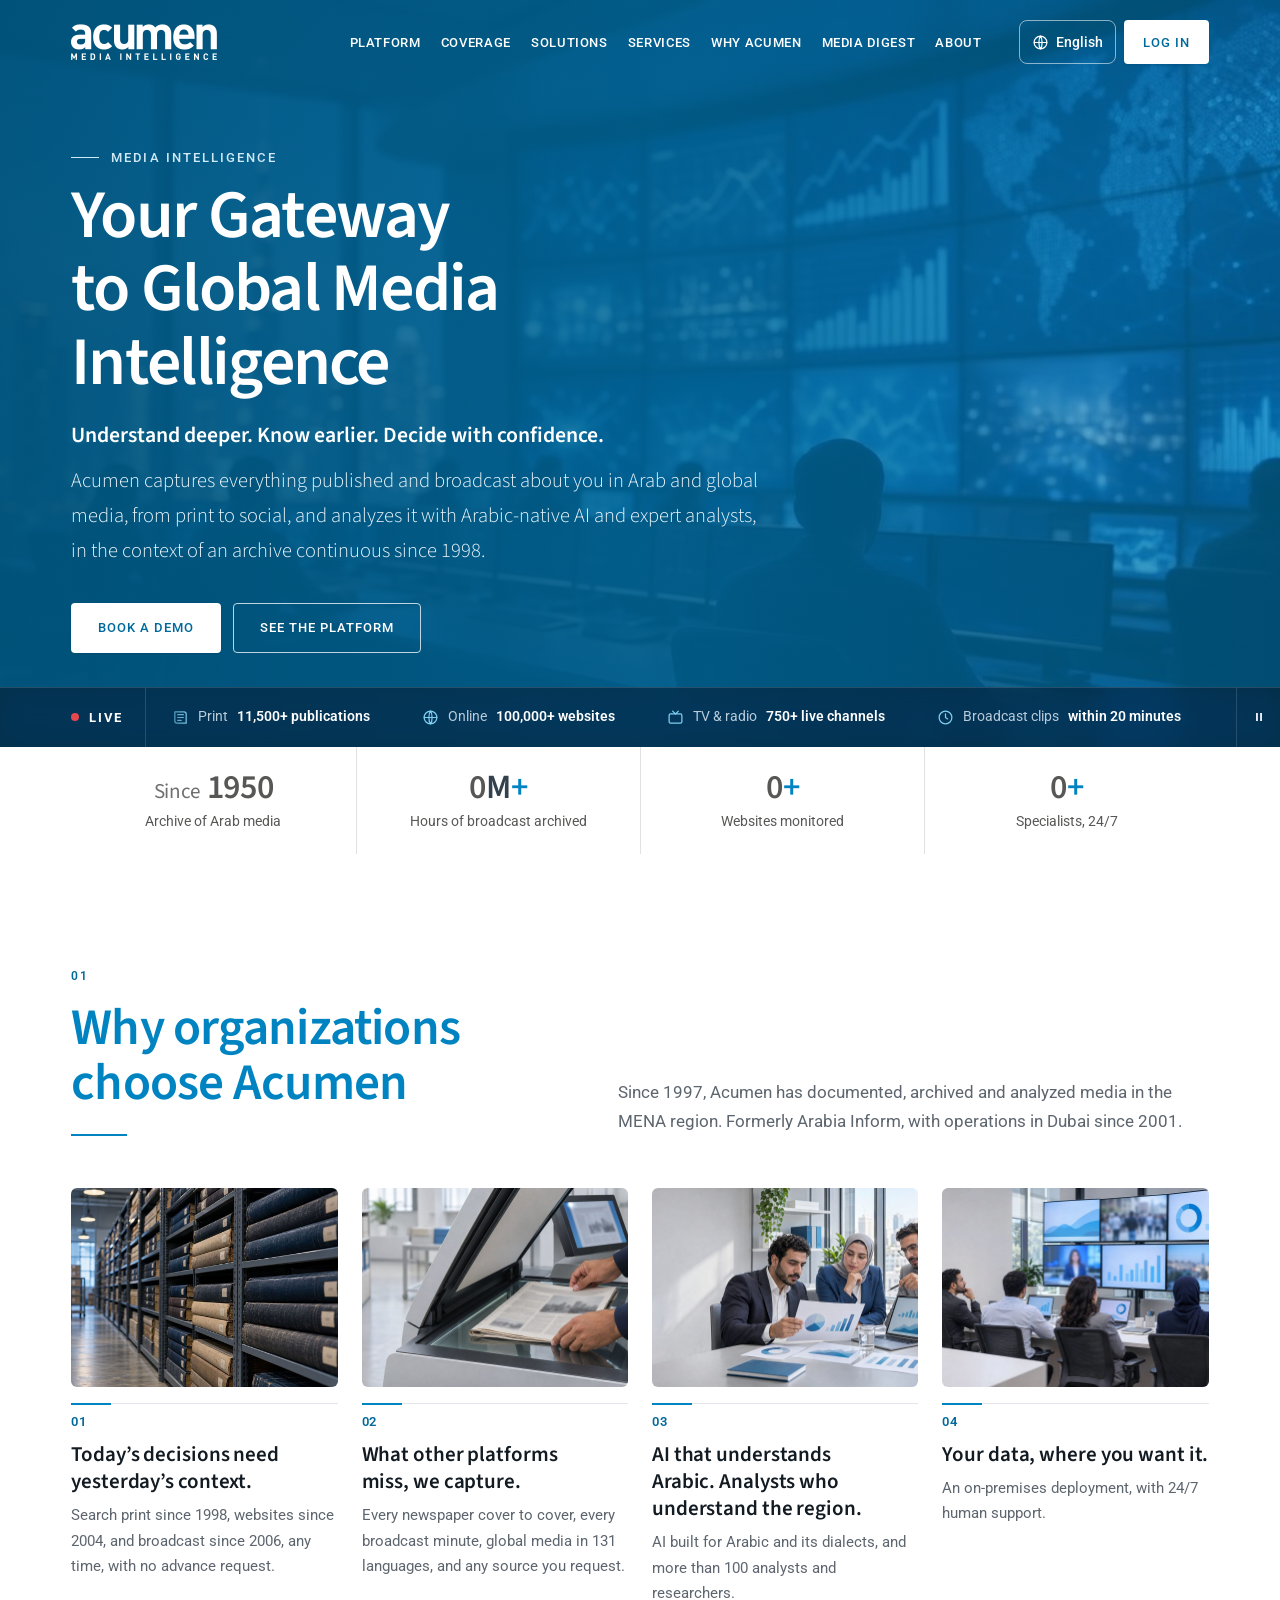
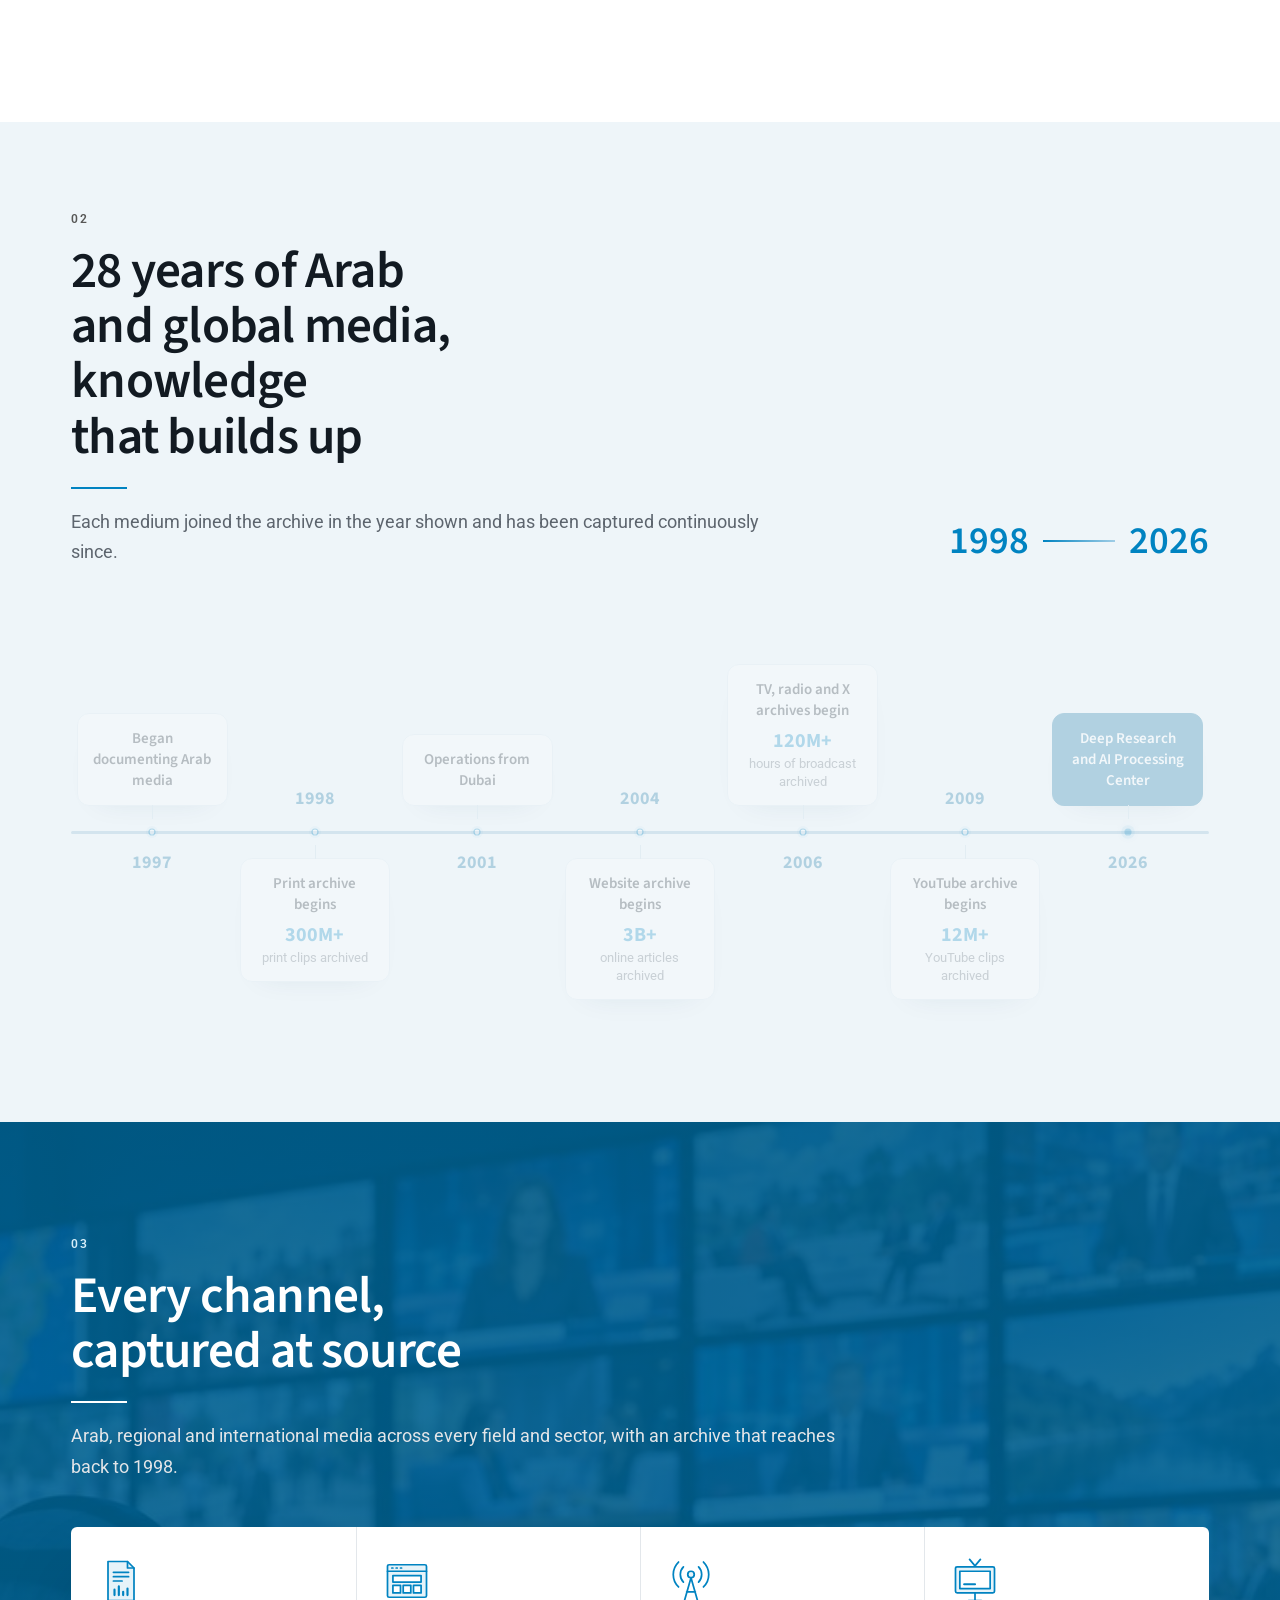
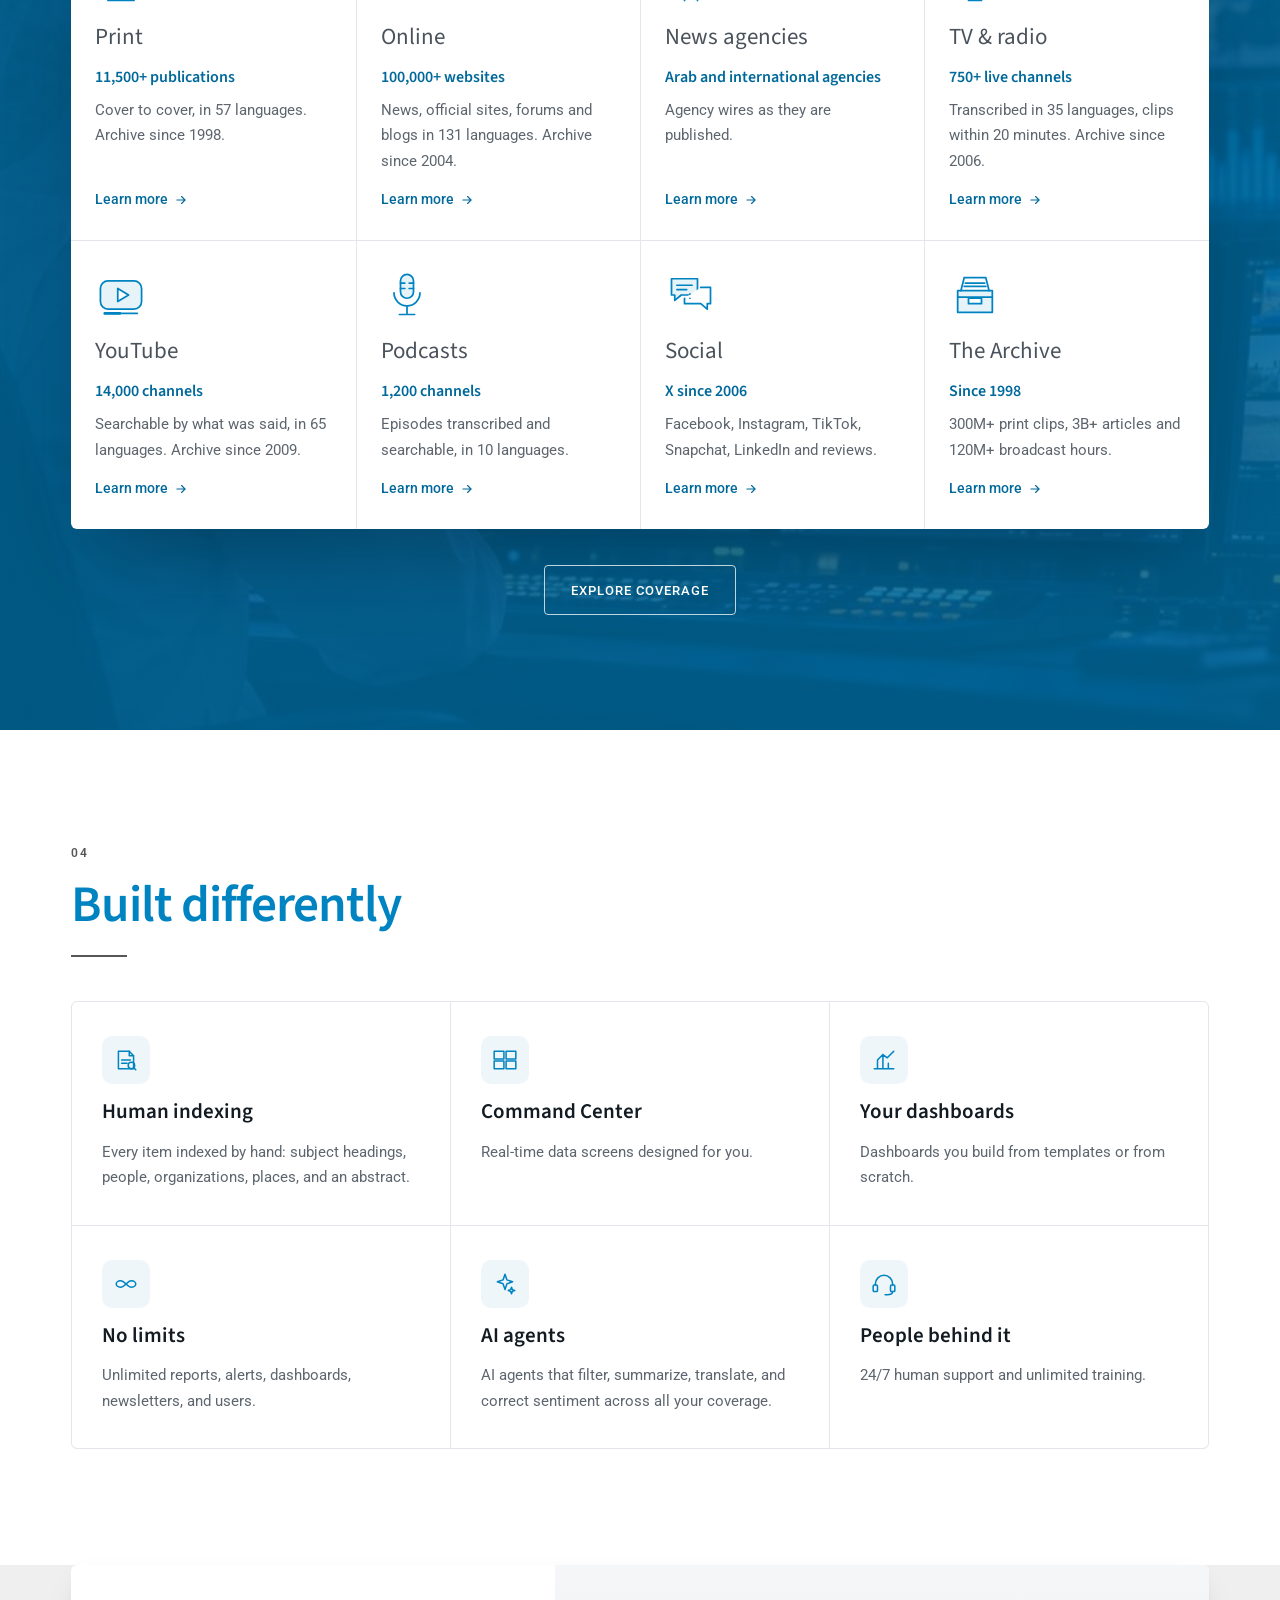
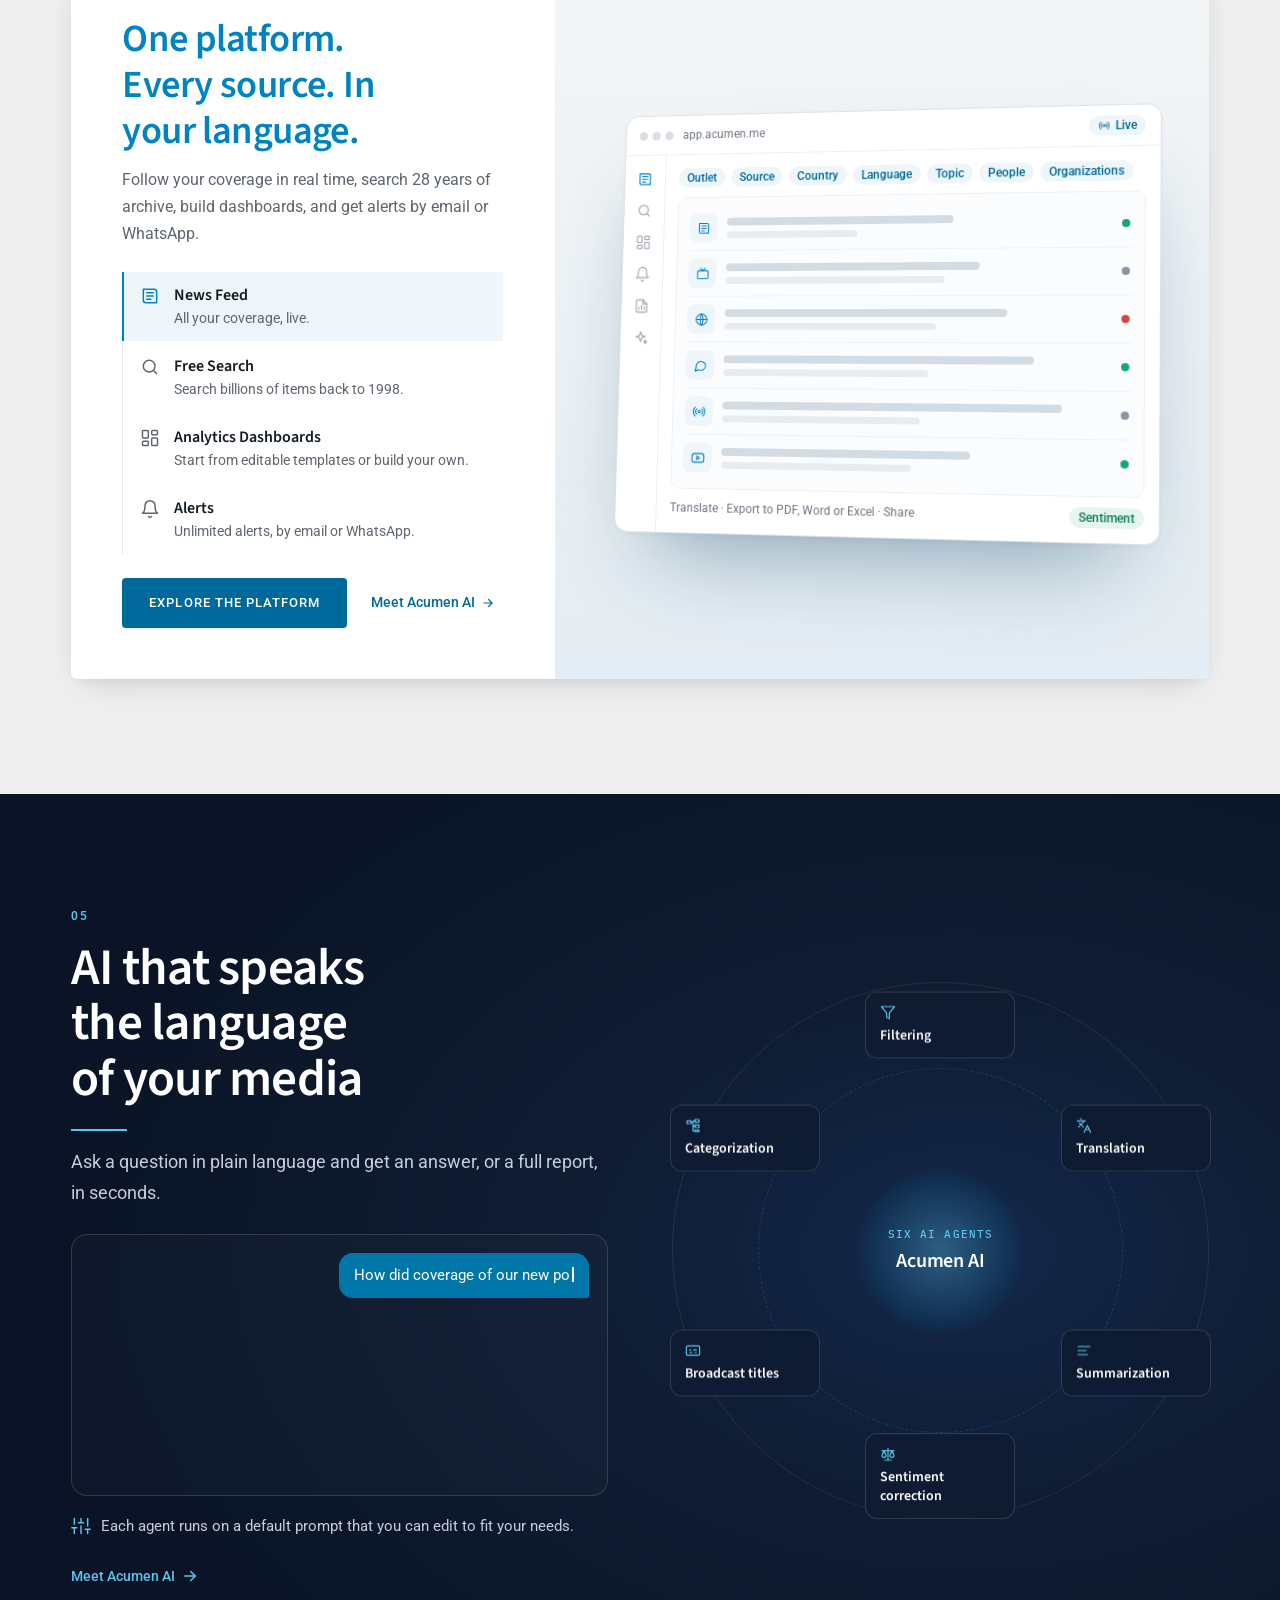
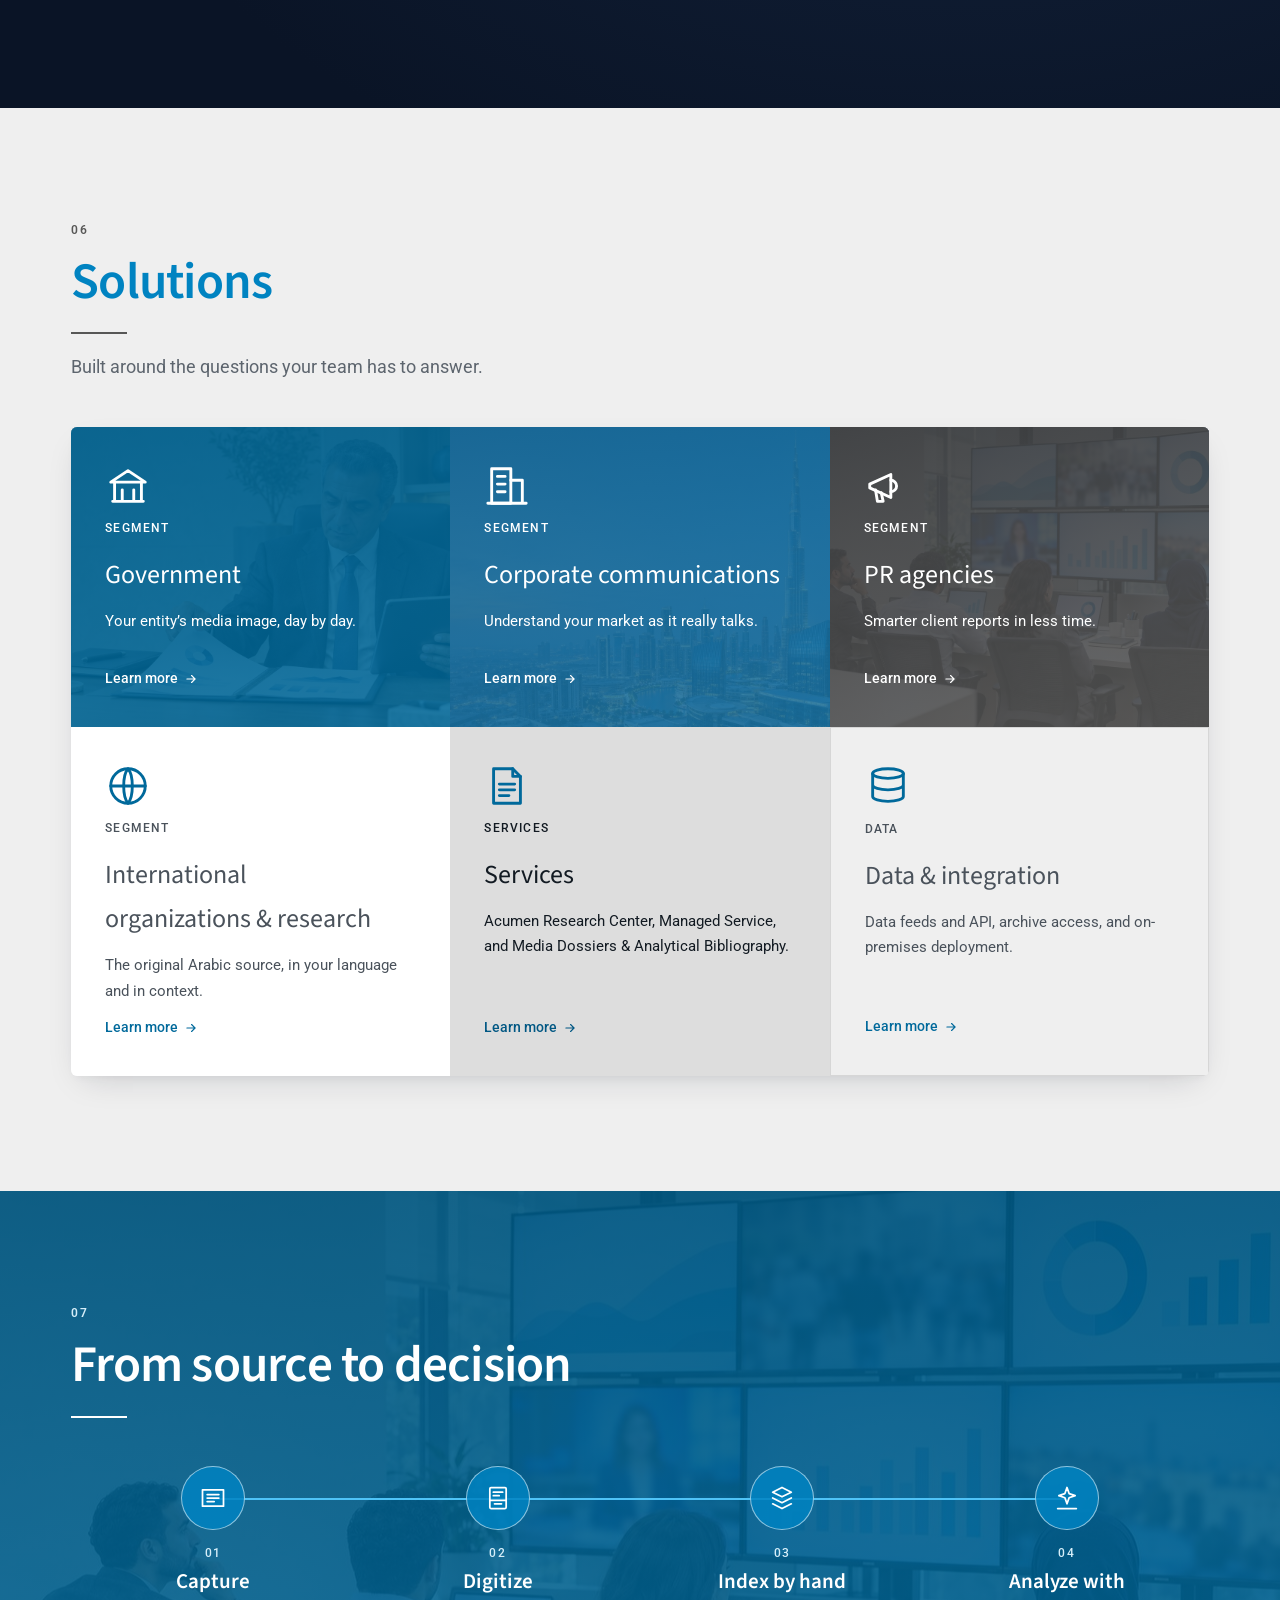
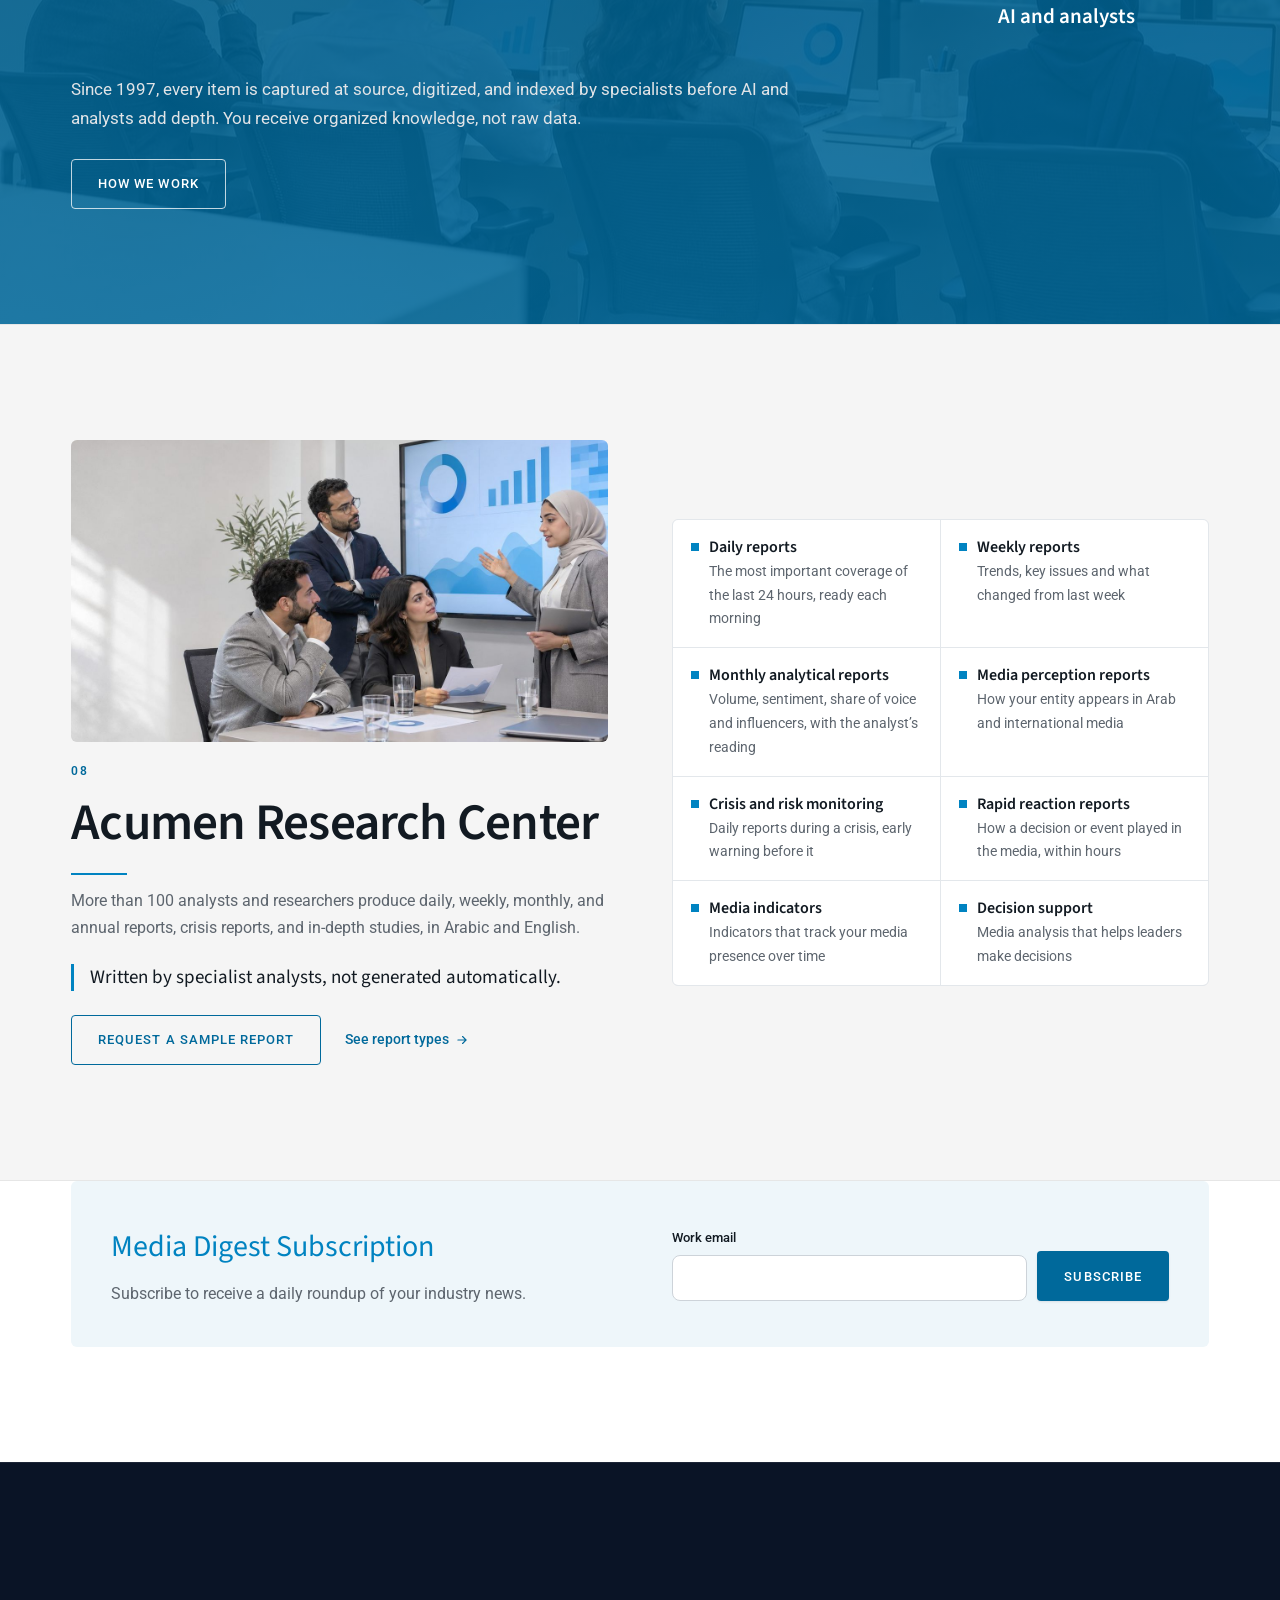
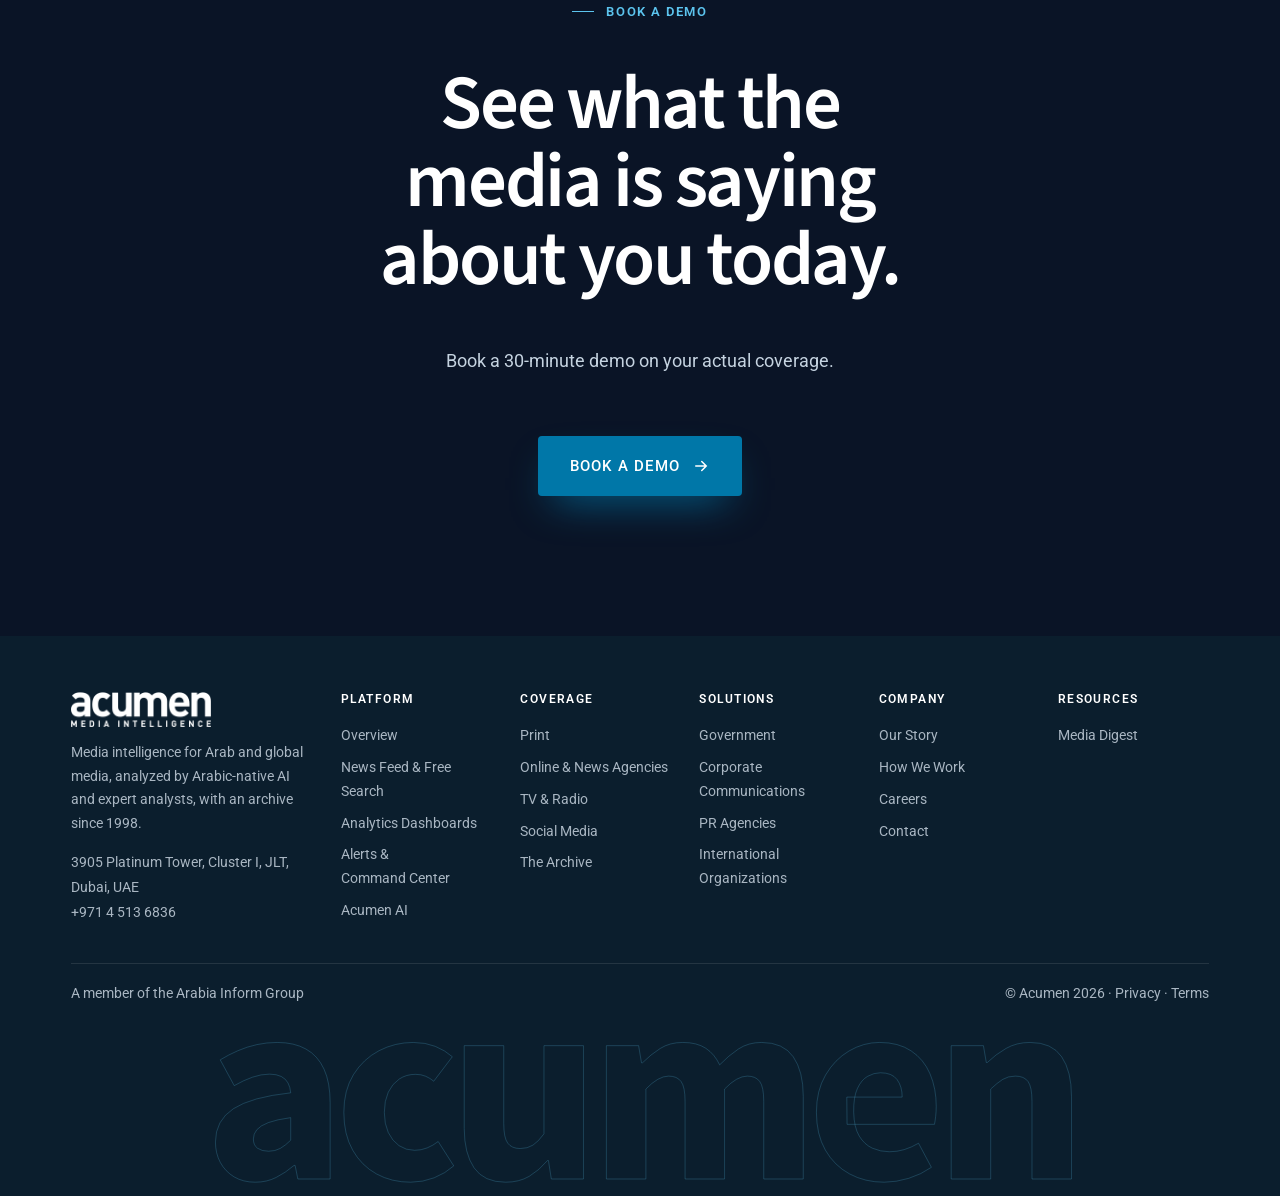
<file: index.html>
<!doctype html>
<html lang="en" dir="ltr">
<head>
<meta charset="utf-8">
<meta name="viewport" content="width=device-width, initial-scale=1, viewport-fit=cover">
<title>Acumen | Media Intelligence for Arab and Global Media</title>
<meta name="description" content="Monitor Arab and global media, cover to cover and minute by minute. Analyzed by Arabic-native AI and 100+ analysts, with an archive since 1998.">
<meta name="robots" content="noindex, nofollow">
<meta name="theme-color" content="#0083C1">
<link rel="icon" href="assets/img/favicon-32.png" sizes="32x32">
<link rel="apple-touch-icon" href="assets/img/favicon-180.png">
<link rel="canonical" href="https://acumen.me/">
<link rel="alternate" hreflang="en" href="https://acumen.me/?lang=en"><link rel="alternate" hreflang="ar" href="https://acumen.me/?lang=ar"><link rel="alternate" hreflang="fr" href="https://acumen.me/?lang=fr"><link rel="alternate" hreflang="tr" href="https://acumen.me/?lang=tr"><link rel="alternate" hreflang="ur" href="https://acumen.me/?lang=ur"><link rel="alternate" hreflang="x-default" href="https://acumen.me/">
<meta property="og:type" content="website"><meta property="og:site_name" content="Acumen"><meta property="og:title" content="Acumen | Media Intelligence for Arab and Global Media"><meta property="og:description" content="Monitor Arab and global media, cover to cover and minute by minute, with an archive since 1998."><meta property="og:url" content="https://acumen.me/"><meta property="og:image" content="https://acumen.me/og-image.jpg"><meta name="twitter:card" content="summary_large_image">
<script type="application/ld+json">{"@context":"https://schema.org","@type":"Organization","name":"Acumen","url":"https://acumen.me/","description":"Media intelligence for Arab and global media, with an archive since 1998.","parentOrganization":{"@type":"Organization","name":"Arabia Inform"},"address":{"@type":"PostalAddress","streetAddress":"3905 Platinum Tower, Cluster I, JLT","addressLocality":"Dubai","addressCountry":"AE"}}</script>
<link rel="preconnect" href="https://fonts.googleapis.com">
<link rel="preconnect" href="https://fonts.gstatic.com" crossorigin>
<link rel="stylesheet" href="https://fonts.googleapis.com/css2?family=Source+Sans+3:wght@300;400;600;700&family=Roboto:wght@400;500;700&family=IBM+Plex+Sans+Arabic:wght@300;400;500;600;700&family=Noto+Nastaliq+Urdu:wght@400;500;600;700&family=IBM+Plex+Mono:wght@500&display=swap">
<link rel="stylesheet" href="assets/css/style.css?v=202611261156">
<script>try{var q=(new URLSearchParams(location.search).get('lang')||localStorage.getItem('acumen-evolve-lang')||'').toLowerCase();if(/^(en|ar|fr|tr|ur)$/.test(q)){document.documentElement.lang=q;document.documentElement.dir=/^(ar|ur)$/.test(q)?'rtl':'ltr'}}catch(e){}</script>
<noscript><style>main,footer{visibility:visible!important}</style></noscript>
</head>
<body>
<a class="skip" href="#main" data-i="skip">Skip to content</a>
<div class="progress" id="prog" aria-hidden="true"></div>
<header class="hdr" id="hdr">
 <div class="wrap">
  <a class="logo" href="./" aria-label="Acumen"><img class="w" src="assets/img/acumen_logo_white.png" alt=""><img class="c" src="assets/img/acumen_logo_color.png" alt=""></a>
  <nav class="nav" aria-label="Main" data-al="navL"><a href="#platform" data-i="n1">Platform</a><a href="#coverage" data-i="n2">Coverage</a><a href="#solutions" data-i="n3">Solutions</a><a href="#research" data-i="n4">Services</a><a href="#why" data-i="n5">Why Acumen</a><a href="media-digest/index.html" data-i="n6">Media Digest</a><a href="about/index.html" data-i="n7">About</a></nav>
  <div class="acts">
   <div class="lsw"><button class="lang" id="lang" type="button" aria-expanded="false" aria-controls="lmenu"><svg viewBox="0 0 24 24" fill="none" stroke="currentColor" stroke-width="1.7" stroke-linecap="round" aria-hidden="true"><circle cx="12" cy="12" r="9"/><path d="M3 12h18M12 3c3 3.5 3 14.5 0 18M12 3c-3 3.5-3 14.5 0 18"/></svg><span id="langCur"></span></button><ul class="lmenu" id="lmenu"></ul></div>
   <a class="btn btn-w hlogin" href="https://app.acumen.me" target="_blank" rel="noopener" data-i="login">Log in</a>
   <button class="menu" id="menu" type="button" aria-expanded="false" aria-controls="drawer"><svg aria-hidden="true" focusable="false" width="20" height="20" viewBox="0 0 24 24" fill="none" stroke="currentColor" stroke-width="2" stroke-linecap="round"><path d="M4 7h16M4 12h16M4 17h16"/></svg></button>
  </div>
 </div>
</header>
<nav class="drawer" id="drawer" aria-label="Mobile" data-al="navM"><a href="#platform" data-i="n1">Platform</a><a href="#coverage" data-i="n2">Coverage</a><a href="#solutions" data-i="n3">Solutions</a><a href="#research" data-i="n4">Services</a><a href="#why" data-i="n5">Why Acumen</a><a href="media-digest/index.html" data-i="n6">Media Digest</a><a href="about/index.html" data-i="n7">About</a><a href="https://app.acumen.me" target="_blank" rel="noopener" data-i="login">Log in</a><div class="dlang" id="dlang" role="group"></div></nav>

<main id="main" tabindex="-1">
<section class="hero" aria-labelledby="h1">
 <canvas class="field" id="field" aria-hidden="true"></canvas>
 <img class="poster" src="assets/img/hero-grok2-poster.jpg" alt="">
 <video id="vid" muted loop playsinline preload="none" poster="assets/img/hero-grok2-poster.jpg" aria-hidden="true" data-src="assets/video/hero.mp4"></video>
 <div class="dots" aria-hidden="true"></div>
  <div class="wrap hero-in centered">
  <div class="htxt">
  <p class="kick" data-i="kick">Media intelligence</p>
  <h1 id="h1" data-i="h1">Your Gateway to Global Media Intelligence</h1>
  <p class="lead" data-i="lead">Understand deeper. Know earlier. Decide with confidence.</p>
  <p class="sub" data-i="sub">Acumen captures everything published and broadcast about you in Arab and global media, from print to social, and analyzes it with Arabic-native AI and expert analysts, in the context of an archive continuous since 1998.</p>
  <div class="ctas"><a class="btn btn-w" href="contact/index.html" data-i="demo">Book a demo</a><a class="btn btn-o" href="#platform" data-i="cta2">See the platform</a></div>
  </div>
 </div>
 <div class="lstrip" id="ticker" role="region"><span class="lv" id="lvLbl"><i aria-hidden="true"></i><b></b></span><div class="lmask"><div class="ltrack" id="trk"></div></div><button type="button" class="lpause" id="lpause" aria-pressed="false"><svg viewBox="0 0 24 24" fill="currentColor" aria-hidden="true"><path class="pz" d="M7 5h3v14H7zM14 5h3v14h-3z"/><path class="pl" d="M8 5v14l11-7z"/></svg></button></div>
 <div class="hstats"><div class="wrap" id="hstats"></div></div>
</section>

<section class="sec" id="why">
 <div class="wrap">
  <div class="why-head rv"><h2 data-i="wH">Why organizations choose Acumen</h2><p data-i="wP">Since 1997, Acumen has documented, archived and analyzed media in the MENA region. Formerly Arabia Inform, with operations in Dubai since 2001.</p></div>
  <div class="pillars4" id="pillars"></div>
 </div>
</section>

<section class="sec tline" id="archive" aria-labelledby="arH">
 <div class="wrap">
  <div class="tl-head">
   <div><h2 class="title" id="arH" data-i="arH">28 years of Arab and global media, knowledge that builds up</h2><p class="title-sub" data-i="arS">Each medium joined the archive in the year shown and has been captured continuously since.</p></div>
   <div class="tl-span" aria-hidden="true"><b>1998</b><i></i><b>2026</b></div>
  </div>
  <ol class="tl" id="tl"></ol>
 </div>
</section>

<section class="sec mon" id="coverage">
 <div class="wrap">
  <h2 class="title" data-i="cH">Every channel, captured at source</h2>
  <p class="title-sub" data-i="cS">Arab, regional and international media across every field and sector, with an archive that reaches back to 1998.</p>
  <div class="mcard m8 rv" id="mcard"></div>
  <div class="viewall"><a class="btn btn-o" href="coverage/index.html" data-i="cta3">Explore coverage</a></div>
 </div>
</section>

<section class="sec" id="different">
 <div class="wrap">
  <h2 class="title" data-i="dfH">Built differently</h2>
  <div class="diff rv" id="diff"></div>
 </div>
</section>

<section class="sec tour" id="platform" style="padding-top:0">
 <div class="wrap">
  <div class="tour-in rv">
   <div class="tour-txt">
    <h2 data-i="plH">One platform. Every source. In your language.</h2>
    <p data-i="plS">Follow your coverage in real time, search 28 years of archive, build dashboards, and get alerts by email or WhatsApp.</p>
    <div class="ptabs" id="ptabs" role="tablist"></div>
    <div class="links"><a class="btn btn-a" href="solutions/index.html" data-i="plL1">Explore the platform</a><a class="more" href="#ai"><span data-i="plL2">Meet Acumen AI</span><svg aria-hidden="true" focusable="false" viewBox="0 0 24 24" fill="none" stroke="currentColor" stroke-width="2" stroke-linecap="round"><path d="M5 12h14M13 6l6 6-6 6"/></svg></a></div>
   </div>
   <div class="tour-mock" role="tabpanel" id="ppanel" tabindex="0"><div class="stage3d"><div class="mock" id="mock" role="img" data-alt-aria="tAlt"></div></div></div>
  </div>
 </div>
</section>
<section class="sec ai" id="ai" aria-labelledby="aiH">
 <div class="wrap ai-in">
  <div class="ai-txt rv">
   <h2 class="title" id="aiH" data-i="aiH">AI that speaks the language of your media</h2>
   <p class="lead" data-i="aiP">Ask a question in plain language and get an answer, or a full report, in seconds.</p>
   <div class="chat" id="chat" aria-live="off">
    <div class="q"><span id="typed"></span><span class="car" aria-hidden="true"></span></div>
    <div class="a" id="ans"><span class="av" id="avIc"></span>
     <div class="a-b"><div class="acard"><div class="sk l"></div><div class="sk"></div><div class="sk" style="width:80%"></div><div class="abars" aria-hidden="true"><i style="height:40%"></i><i style="height:70%"></i><i style="height:30%"></i><i style="height:92%"></i><i style="height:60%"></i></div></div>
     <div class="acts2"><span class="chip" id="aiC1"></span><span class="chip" id="aiC2"></span></div></div>
    </div>
   </div>
   <p class="ctl" id="aiCtl"></p>
   <a class="more more-w" href="solutions/index.html"><span data-i="plL2">Meet Acumen AI</span><svg aria-hidden="true" focusable="false" viewBox="0 0 24 24" fill="none" stroke="currentColor" stroke-width="2" stroke-linecap="round"><path d="M5 12h14M13 6l6 6-6 6"/></svg></a>
  </div>
  <div class="orbit rv" aria-hidden="true">
   <div class="ring"></div><div class="ring r2"></div>
   <div class="core"><div><span data-i="aiCore">Six AI agents</span><b>Acumen AI</b></div></div>
   <div class="spin" id="agents"></div>
  </div>
 </div>
</section>

<section class="sec sol" id="solutions">
 <div class="wrap">
  <h2 class="title" data-i="sH">Solutions</h2>
  <p class="title-sub" data-i="sS">Built around the questions your team has to answer.</p>
  <div class="tiles rv" id="tiles"></div>
 </div>
</section>

<section class="sec nums" aria-labelledby="hwH">
 <div class="wrap">
  <h2 class="title" id="hwH" data-i="hwH">From source to decision</h2>
  <div class="flow rv" id="flow"></div>
  <p class="flow-body" data-i="hwP">Since 1997, every item is captured at source, digitized, and indexed by specialists before AI and analysts add depth. You receive organized knowledge, not raw data.</p>
  <div class="flow-cta"><a class="btn btn-o" href="about/index.html#how" data-i="hwL">How we work</a></div>
 </div>
</section>

<section class="sec rc" id="research">
 <div class="wrap rc-in rv">
  <div><figure class="rc-photo" style="margin:0 0 22px"><img id="rcImg" alt="" data-alt="rAlt" loading="lazy" decoding="async" width="900" height="640"></figure><h2 data-i="rH">Acumen Research Center</h2><p data-i="rP">More than 100 analysts and researchers produce daily, weekly, monthly, and annual reports, crisis reports, and in-depth studies, in Arabic and English.</p><p class="q" data-i="rQ">Written by specialist analysts, not generated automatically.</p><p style="margin-top:24px;display:flex;flex-wrap:wrap;gap:12px 24px;align-items:center"><a class="btn btn-g" href="contact/index.html" data-i="rBtn">Request a sample report</a><a class="more" href="solutions/index.html"><span data-i="rL">See report types</span><svg aria-hidden="true" focusable="false" viewBox="0 0 24 24" fill="none" stroke="currentColor" stroke-width="2" stroke-linecap="round"><path d="M5 12h14M13 6l6 6-6 6"/></svg></a></p></div>
  <div class="rtypes" id="rlist"></div>
 </div>
</section>





<section class="sec" id="insights" style="padding-top:0" aria-labelledby="dH">
 <div class="wrap">
  <div class="dg-in rv" style="background:var(--tint);padding:clamp(24px,4vw,40px)" id="digest">
   <div><h2 id="dH" style="font-size:clamp(24px,2.4vw,30px);font-weight:400;color:var(--accent)" data-i="dH">Media Digest Subscription</h2><p style="margin-top:8px;color:var(--grey-2)" data-i="dP">Subscribe to receive a daily roundup of your industry news.</p></div>
   <div><form class="dg-form" id="dform" novalidate style="margin-top:0"><label><span data-i="fMail">Work email</span><input name="email" type="email" autocomplete="email" required aria-describedby="dErr"></label><button class="btn btn-a" type="submit" data-i="dBtn">Subscribe</button></form><p id="dErr" class="ferr" role="alert" hidden data-i="dErr">Enter a valid work email, for example name@company.com.</p>
   <p class="form-ok" id="dok" role="status" data-i="dOk" style="margin-top:12px">Thank you for subscribing.</p></div>
  </div>
 </div>
</section>
<section class="sec cta-band" id="demo" style="padding-block:clamp(72px,9vw,120px)">
 <canvas class="field" id="field2" aria-hidden="true"></canvas>
 <div class="wrap cta-c"><span class="cta-ov" data-i="demo">Book a demo</span><h2 data-i="ctaH">See what the media is saying about you today.</h2><p data-i="ctaP">Book a 30-minute demo on your actual coverage.</p><a class="btn cta-btn" href="contact/index.html"><span data-i="demo">Book a demo</span><svg viewBox="0 0 24 24" fill="none" stroke="currentColor" stroke-width="2" stroke-linecap="round" aria-hidden="true"><path d="M5 12h14M13 6l6 6-6 6"/></svg></a></div>
</section>
</main>

<footer id="about">
 <div class="wrap">
  <div class="ft6">
   <div class="about"><img src="assets/img/acumen_logo_white.png" alt="Acumen" style="width:140px;height:auto"><p data-i="fAbout">Media intelligence for Arab and global media, analyzed by Arabic-native AI and expert analysts, with an archive since 1998.</p><address><span data-i="addr">3905 Platinum Tower, Cluster I, JLT, Dubai, UAE</span><br><a href="tel:+97145136836" style="display:inline;padding:0"><bdi>+971 4 513 6836</bdi></a></address></div>
   <div><h3 data-i="n1">Platform</h3><div id="f1"></div></div>
   <div><h3 data-i="n2">Coverage</h3><div id="f2"></div></div>
   <div><h3 data-i="n3">Solutions</h3><div id="f3"></div></div>
   <div><h3 data-i="fCo">Company</h3><div id="f4"></div></div>
   <div><h3 data-i="fRes">Resources</h3><div id="f5"></div></div>
  </div>
  <div class="fb"><span data-i="affil">A member of the Arabia Inform Group</span><span><span data-i="copy">© Acumen 2026</span> · <a href="#" style="text-decoration:none" data-i="privacy">Privacy</a> · <a href="#" style="text-decoration:none" data-i="terms">Terms</a></span></div>
 </div>
 <div class="fwm" aria-hidden="true" dir="ltr">acumen</div>
</footer>
<script src="assets/js/content.js?v=202611261156"></script>
<script src="assets/js/main.js?v=202611261156"></script>
</body>
</html>
</file>
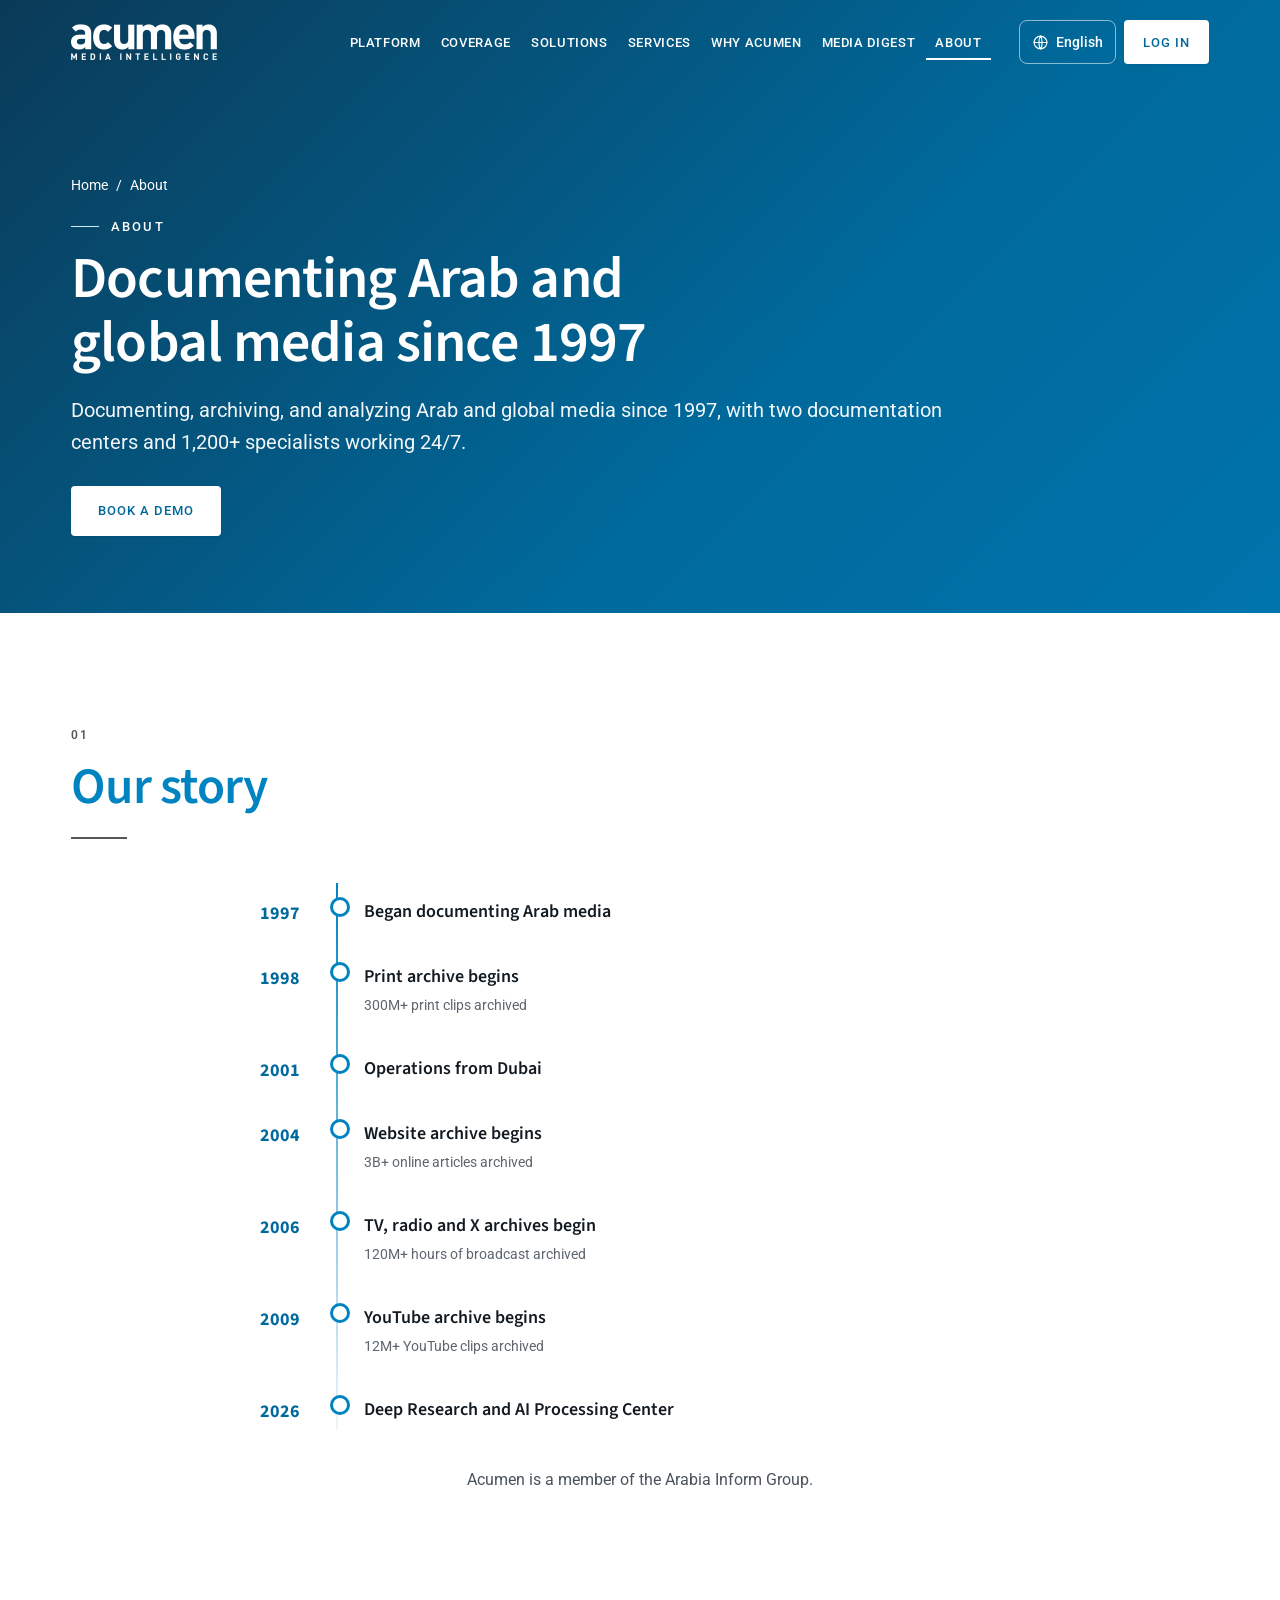
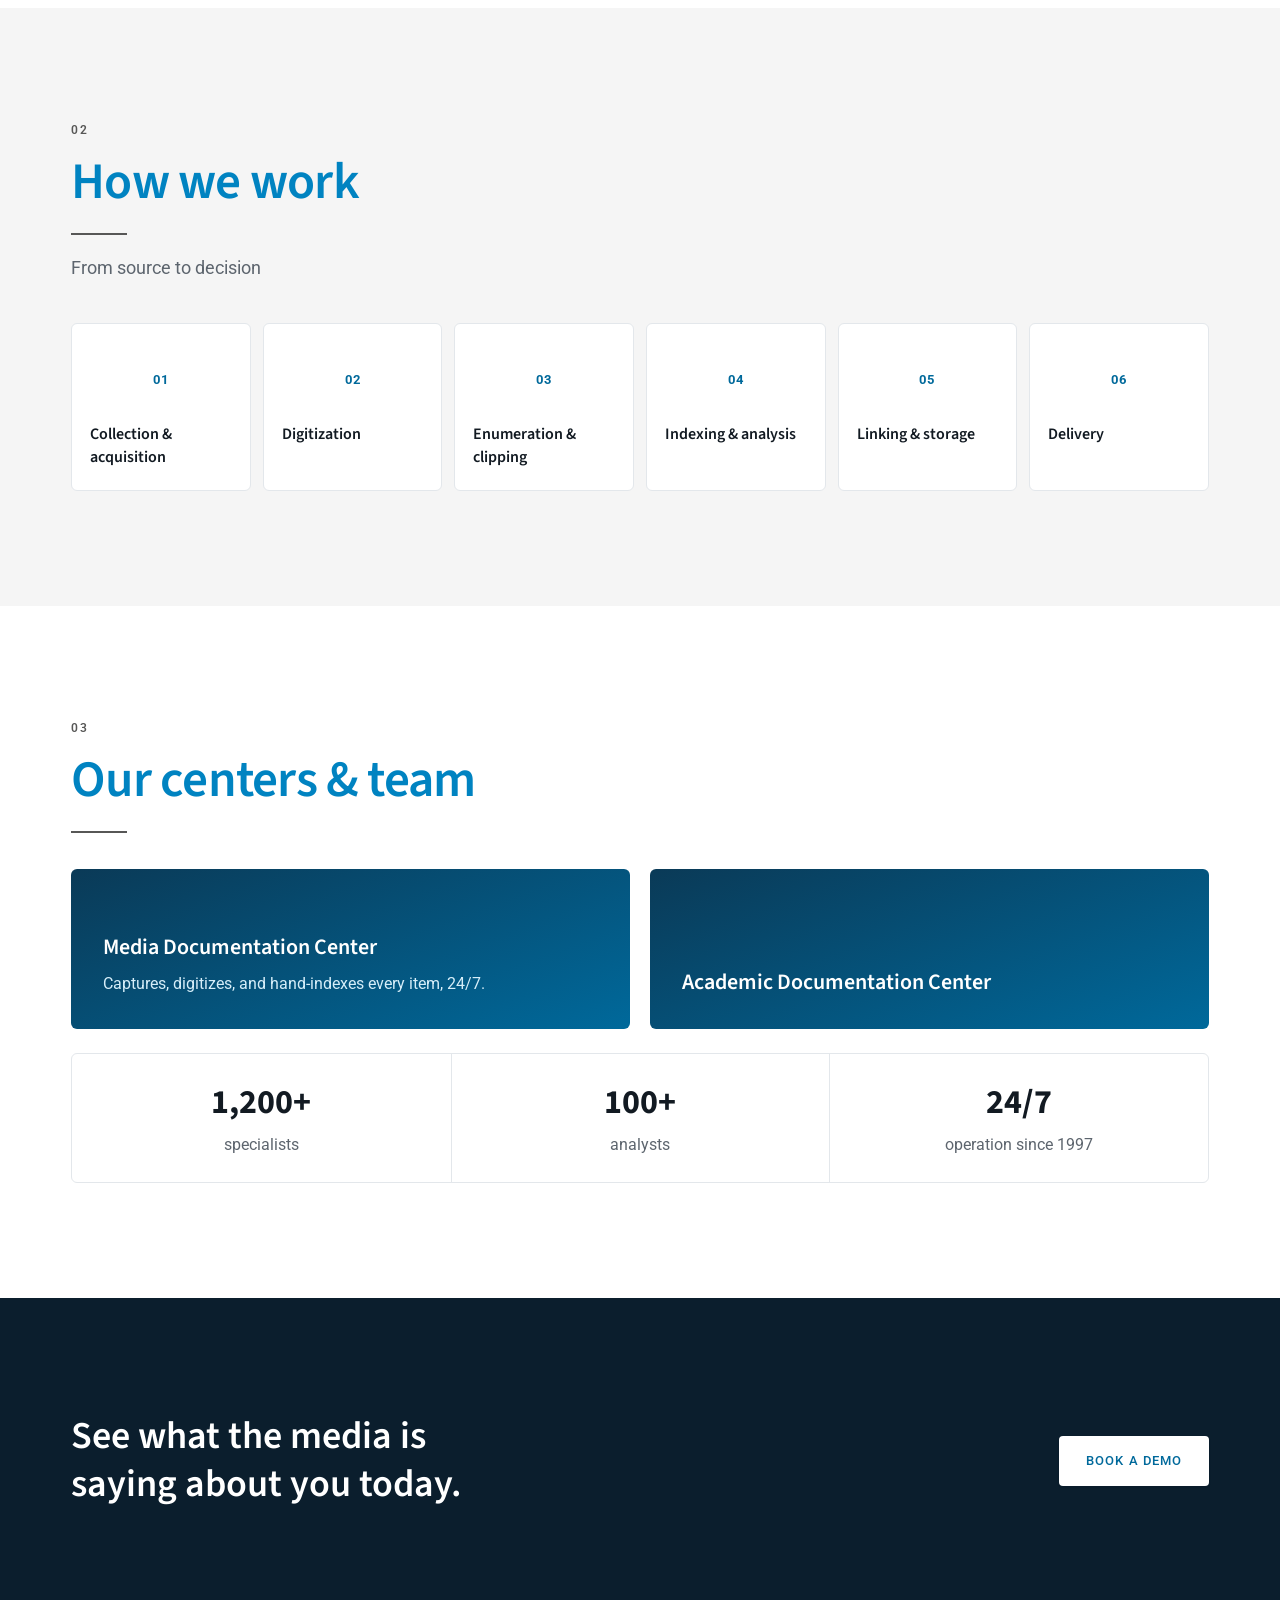
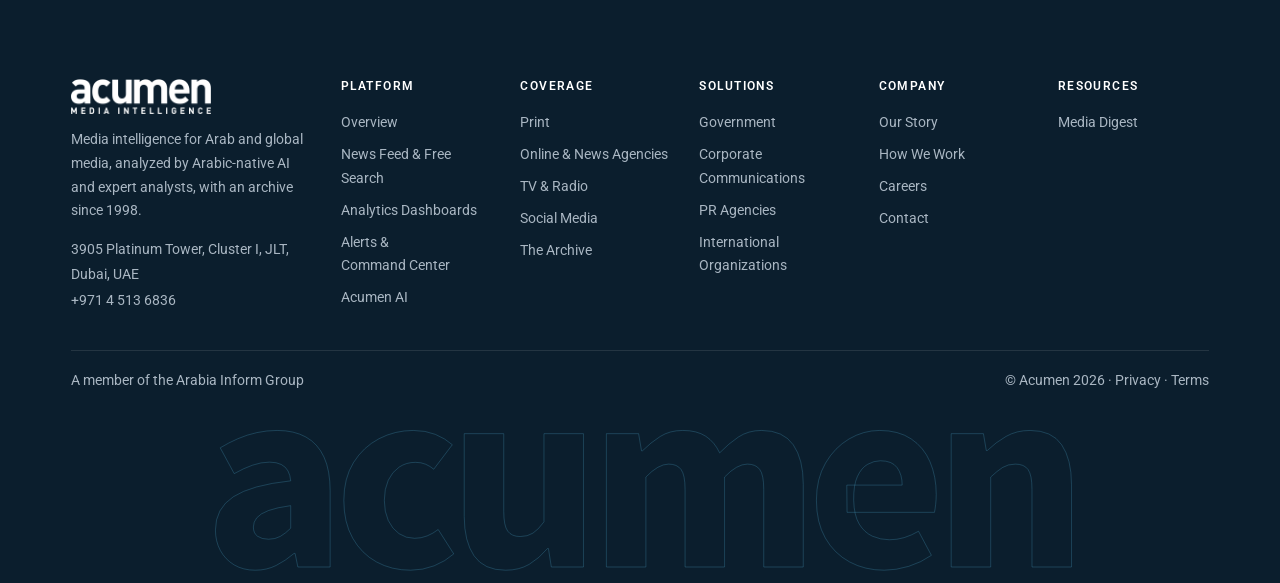
<file: about/index.html>
<!doctype html>
<html lang="en" dir="ltr">
<head>
<meta charset="utf-8">
<meta name="viewport" content="width=device-width, initial-scale=1, viewport-fit=cover">
<title>About Acumen | Media Intelligence Since 1997</title>
<meta name="description" content="Documenting, archiving, and analyzing Arab and global media since 1997, with two documentation centers and 1,200+ specialists working 24/7.">
<meta name="robots" content="noindex, nofollow">
<meta name="theme-color" content="#0083C1">
<link rel="icon" href="../assets/img/favicon-32.png" sizes="32x32">
<link rel="apple-touch-icon" href="../assets/img/favicon-180.png">




<link rel="preconnect" href="https://fonts.googleapis.com">
<link rel="preconnect" href="https://fonts.gstatic.com" crossorigin>
<link rel="stylesheet" href="https://fonts.googleapis.com/css2?family=Source+Sans+3:wght@300;400;600;700&family=Roboto:wght@400;500;700&family=IBM+Plex+Sans+Arabic:wght@300;400;500;600;700&family=Noto+Nastaliq+Urdu:wght@400;500;600;700&family=IBM+Plex+Mono:wght@500&display=swap">
<link rel="stylesheet" href="../assets/css/style.css?v=202611261156">
<script>try{var q=(new URLSearchParams(location.search).get('lang')||localStorage.getItem('acumen-evolve-lang')||'').toLowerCase();if(/^(en|ar|fr|tr|ur)$/.test(q)){document.documentElement.lang=q;document.documentElement.dir=/^(ar|ur)$/.test(q)?'rtl':'ltr'}}catch(e){}</script>
<noscript><style>main,footer{visibility:visible!important}</style></noscript>
<link rel="canonical" href="https://acumen.me/about/">
<link rel="alternate" hreflang="en" href="https://acumen.me/about/?lang=en"><link rel="alternate" hreflang="ar" href="https://acumen.me/about/?lang=ar"><link rel="alternate" hreflang="fr" href="https://acumen.me/about/?lang=fr"><link rel="alternate" hreflang="tr" href="https://acumen.me/about/?lang=tr"><link rel="alternate" hreflang="ur" href="https://acumen.me/about/?lang=ur"><link rel="alternate" hreflang="x-default" href="https://acumen.me/about/">
</head>
<body data-page="about">
<a class="skip" href="#main" data-i="skip">Skip to content</a>
<div class="progress" id="prog" aria-hidden="true"></div>
<header class="hdr" id="hdr">
 <div class="wrap">
  <a class="logo" href="../" aria-label="Acumen"><img class="w" src="../assets/img/acumen_logo_white.png" alt=""><img class="c" src="../assets/img/acumen_logo_color.png" alt=""></a>
  <nav class="nav" aria-label="Main" data-al="navL"><a href="../" data-nav="#platform" data-i="n1">Platform</a><a href="../" data-nav="coverage/" data-i="n2">Coverage</a><a href="../" data-nav="solutions/" data-i="n3">Solutions</a><a href="../" data-nav="#research" data-i="n4">Services</a><a href="../" data-nav="#why" data-i="n5">Why Acumen</a><a href="../" data-nav="media-digest/" data-i="n6">Media Digest</a><a href="../" data-nav="about/" data-i="n7">About</a></nav>
  <div class="acts">
   <div class="lsw"><button class="lang" id="lang" type="button" aria-expanded="false" aria-controls="lmenu"><svg viewBox="0 0 24 24" fill="none" stroke="currentColor" stroke-width="1.7" stroke-linecap="round" aria-hidden="true"><circle cx="12" cy="12" r="9"/><path d="M3 12h18M12 3c3 3.5 3 14.5 0 18M12 3c-3 3.5-3 14.5 0 18"/></svg><span id="langCur"></span></button><ul class="lmenu" id="lmenu"></ul></div>
   <a class="btn btn-w hlogin" href="https://app.acumen.me" target="_blank" rel="noopener" data-i="login">Log in</a>
   <button class="menu" id="menu" type="button" aria-expanded="false" aria-controls="drawer"><svg aria-hidden="true" focusable="false" width="20" height="20" viewBox="0 0 24 24" fill="none" stroke="currentColor" stroke-width="2" stroke-linecap="round"><path d="M4 7h16M4 12h16M4 17h16"/></svg></button>
  </div>
 </div>
</header>
<nav class="drawer" id="drawer" aria-label="Mobile" data-al="navM"><a href="../" data-nav="#platform" data-i="n1">Platform</a><a href="../" data-nav="coverage/" data-i="n2">Coverage</a><a href="../" data-nav="solutions/" data-i="n3">Solutions</a><a href="../" data-nav="#research" data-i="n4">Services</a><a href="../" data-nav="#why" data-i="n5">Why Acumen</a><a href="../" data-nav="media-digest/" data-i="n6">Media Digest</a><a href="../" data-nav="about/" data-i="n7">About</a><a href="https://app.acumen.me" target="_blank" rel="noopener" data-i="login">Log in</a><div class="dlang" id="dlang" role="group"></div></nav>

<main id="main" tabindex="-1">
<section class="phero" aria-labelledby="ph1"><div class="dots" aria-hidden="true"></div><div class="wrap phero-in">
 <nav class="crumbs" id="crumbs" aria-label="Breadcrumb"></nav>
 <p class="kick" id="pkick"></p><h1 id="ph1"></h1><p class="plead" id="plead"></p><div class="pcta-top" id="pcta"></div>
</div></section>
<div id="pg"></div>
</main>
<footer>
 <div class="wrap">
  <div class="ft6">
   <div class="about"><img src="../assets/img/acumen_logo_white.png" alt="Acumen" style="width:140px;height:auto"><p data-i="fAbout">Media intelligence for Arab and global media, analyzed by Arabic-native AI and expert analysts, with an archive since 1998.</p><address><span data-i="addr">3905 Platinum Tower, Cluster I, JLT, Dubai, UAE</span><br><a href="tel:+97145136836" style="display:inline;padding:0"><bdi>+971 4 513 6836</bdi></a></address></div>
   <div><h3 data-i="n1">Platform</h3><div id="f1"></div></div>
   <div><h3 data-i="n2">Coverage</h3><div id="f2"></div></div>
   <div><h3 data-i="n3">Solutions</h3><div id="f3"></div></div>
   <div><h3 data-i="fCo">Company</h3><div id="f4"></div></div>
   <div><h3 data-i="fRes">Resources</h3><div id="f5"></div></div>
  </div>
  <div class="fb"><span data-i="affil">A member of the Arabia Inform Group</span><span><span data-i="copy">© Acumen 2026</span> · <a href="#" style="text-decoration:none" data-i="privacy">Privacy</a> · <a href="#" style="text-decoration:none" data-i="terms">Terms</a></span></div>
 </div>
 <div class="fwm" aria-hidden="true" dir="ltr">acumen</div>
</footer>
<script src="../assets/js/content.js?v=202611261156"></script>
<script src="../assets/js/pages.js?v=202611261156"></script>
<script src="../assets/js/inner.js?v=202611261156"></script>
</body>
</html>
</file>
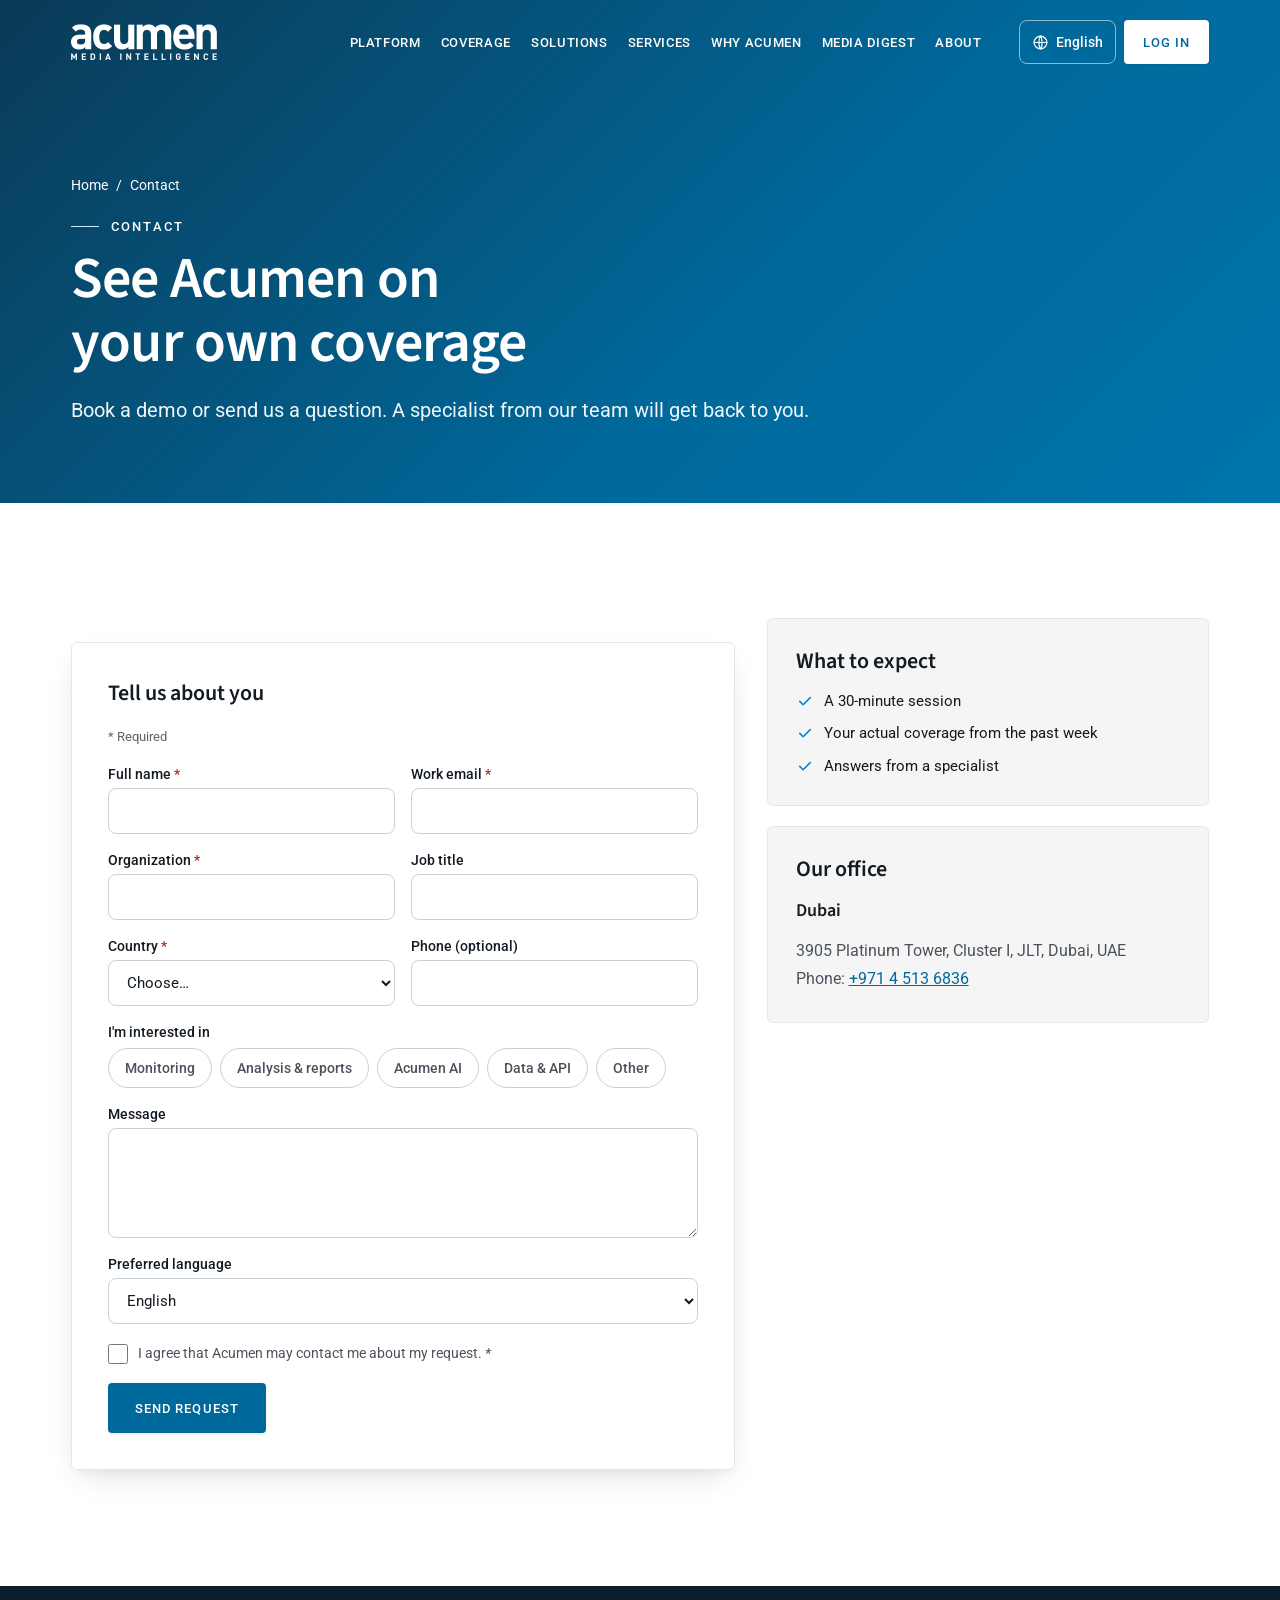
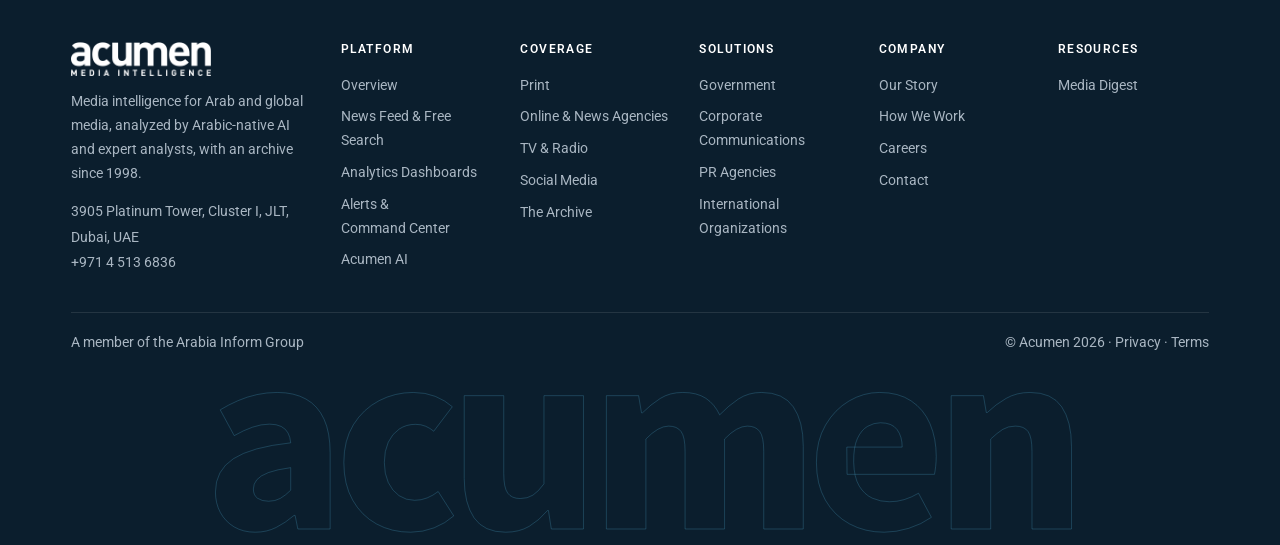
<file: contact/index.html>
<!doctype html>
<html lang="en" dir="ltr">
<head>
<meta charset="utf-8">
<meta name="viewport" content="width=device-width, initial-scale=1, viewport-fit=cover">
<title>Book a Demo | Acumen</title>
<meta name="description" content="See Acumen on your own coverage in a 30-minute demo with our team.">
<meta name="robots" content="noindex, nofollow">
<meta name="theme-color" content="#0083C1">
<link rel="icon" href="../assets/img/favicon-32.png" sizes="32x32">
<link rel="apple-touch-icon" href="../assets/img/favicon-180.png">




<link rel="preconnect" href="https://fonts.googleapis.com">
<link rel="preconnect" href="https://fonts.gstatic.com" crossorigin>
<link rel="stylesheet" href="https://fonts.googleapis.com/css2?family=Source+Sans+3:wght@300;400;600;700&family=Roboto:wght@400;500;700&family=IBM+Plex+Sans+Arabic:wght@300;400;500;600;700&family=Noto+Nastaliq+Urdu:wght@400;500;600;700&family=IBM+Plex+Mono:wght@500&display=swap">
<link rel="stylesheet" href="../assets/css/style.css?v=202611261156">
<script>try{var q=(new URLSearchParams(location.search).get('lang')||localStorage.getItem('acumen-evolve-lang')||'').toLowerCase();if(/^(en|ar|fr|tr|ur)$/.test(q)){document.documentElement.lang=q;document.documentElement.dir=/^(ar|ur)$/.test(q)?'rtl':'ltr'}}catch(e){}</script>
<noscript><style>main,footer{visibility:visible!important}</style></noscript>
<link rel="canonical" href="https://acumen.me/contact/">
<link rel="alternate" hreflang="en" href="https://acumen.me/contact/?lang=en"><link rel="alternate" hreflang="ar" href="https://acumen.me/contact/?lang=ar"><link rel="alternate" hreflang="fr" href="https://acumen.me/contact/?lang=fr"><link rel="alternate" hreflang="tr" href="https://acumen.me/contact/?lang=tr"><link rel="alternate" hreflang="ur" href="https://acumen.me/contact/?lang=ur"><link rel="alternate" hreflang="x-default" href="https://acumen.me/contact/">
</head>
<body data-page="contact">
<a class="skip" href="#main" data-i="skip">Skip to content</a>
<div class="progress" id="prog" aria-hidden="true"></div>
<header class="hdr" id="hdr">
 <div class="wrap">
  <a class="logo" href="../" aria-label="Acumen"><img class="w" src="../assets/img/acumen_logo_white.png" alt=""><img class="c" src="../assets/img/acumen_logo_color.png" alt=""></a>
  <nav class="nav" aria-label="Main" data-al="navL"><a href="../" data-nav="#platform" data-i="n1">Platform</a><a href="../" data-nav="coverage/" data-i="n2">Coverage</a><a href="../" data-nav="solutions/" data-i="n3">Solutions</a><a href="../" data-nav="#research" data-i="n4">Services</a><a href="../" data-nav="#why" data-i="n5">Why Acumen</a><a href="../" data-nav="media-digest/" data-i="n6">Media Digest</a><a href="../" data-nav="about/" data-i="n7">About</a></nav>
  <div class="acts">
   <div class="lsw"><button class="lang" id="lang" type="button" aria-expanded="false" aria-controls="lmenu"><svg viewBox="0 0 24 24" fill="none" stroke="currentColor" stroke-width="1.7" stroke-linecap="round" aria-hidden="true"><circle cx="12" cy="12" r="9"/><path d="M3 12h18M12 3c3 3.5 3 14.5 0 18M12 3c-3 3.5-3 14.5 0 18"/></svg><span id="langCur"></span></button><ul class="lmenu" id="lmenu"></ul></div>
   <a class="btn btn-w hlogin" href="https://app.acumen.me" target="_blank" rel="noopener" data-i="login">Log in</a>
   <button class="menu" id="menu" type="button" aria-expanded="false" aria-controls="drawer"><svg aria-hidden="true" focusable="false" width="20" height="20" viewBox="0 0 24 24" fill="none" stroke="currentColor" stroke-width="2" stroke-linecap="round"><path d="M4 7h16M4 12h16M4 17h16"/></svg></button>
  </div>
 </div>
</header>
<nav class="drawer" id="drawer" aria-label="Mobile" data-al="navM"><a href="../" data-nav="#platform" data-i="n1">Platform</a><a href="../" data-nav="coverage/" data-i="n2">Coverage</a><a href="../" data-nav="solutions/" data-i="n3">Solutions</a><a href="../" data-nav="#research" data-i="n4">Services</a><a href="../" data-nav="#why" data-i="n5">Why Acumen</a><a href="../" data-nav="media-digest/" data-i="n6">Media Digest</a><a href="../" data-nav="about/" data-i="n7">About</a><a href="https://app.acumen.me" target="_blank" rel="noopener" data-i="login">Log in</a><div class="dlang" id="dlang" role="group"></div></nav>

<main id="main" tabindex="-1">
<section class="phero" aria-labelledby="ph1"><div class="dots" aria-hidden="true"></div><div class="wrap phero-in">
 <nav class="crumbs" id="crumbs" aria-label="Breadcrumb"></nav>
 <p class="kick" id="pkick"></p><h1 id="ph1"></h1><p class="plead" id="plead"></p><div class="pcta-top" id="pcta"></div>
</div></section>
<div id="pg"></div>
</main>
<footer>
 <div class="wrap">
  <div class="ft6">
   <div class="about"><img src="../assets/img/acumen_logo_white.png" alt="Acumen" style="width:140px;height:auto"><p data-i="fAbout">Media intelligence for Arab and global media, analyzed by Arabic-native AI and expert analysts, with an archive since 1998.</p><address><span data-i="addr">3905 Platinum Tower, Cluster I, JLT, Dubai, UAE</span><br><a href="tel:+97145136836" style="display:inline;padding:0"><bdi>+971 4 513 6836</bdi></a></address></div>
   <div><h3 data-i="n1">Platform</h3><div id="f1"></div></div>
   <div><h3 data-i="n2">Coverage</h3><div id="f2"></div></div>
   <div><h3 data-i="n3">Solutions</h3><div id="f3"></div></div>
   <div><h3 data-i="fCo">Company</h3><div id="f4"></div></div>
   <div><h3 data-i="fRes">Resources</h3><div id="f5"></div></div>
  </div>
  <div class="fb"><span data-i="affil">A member of the Arabia Inform Group</span><span><span data-i="copy">© Acumen 2026</span> · <a href="#" style="text-decoration:none" data-i="privacy">Privacy</a> · <a href="#" style="text-decoration:none" data-i="terms">Terms</a></span></div>
 </div>
 <div class="fwm" aria-hidden="true" dir="ltr">acumen</div>
</footer>
<script src="../assets/js/content.js?v=202611261156"></script>
<script src="../assets/js/pages.js?v=202611261156"></script>
<script src="../assets/js/inner.js?v=202611261156"></script>
</body>
</html>
</file>
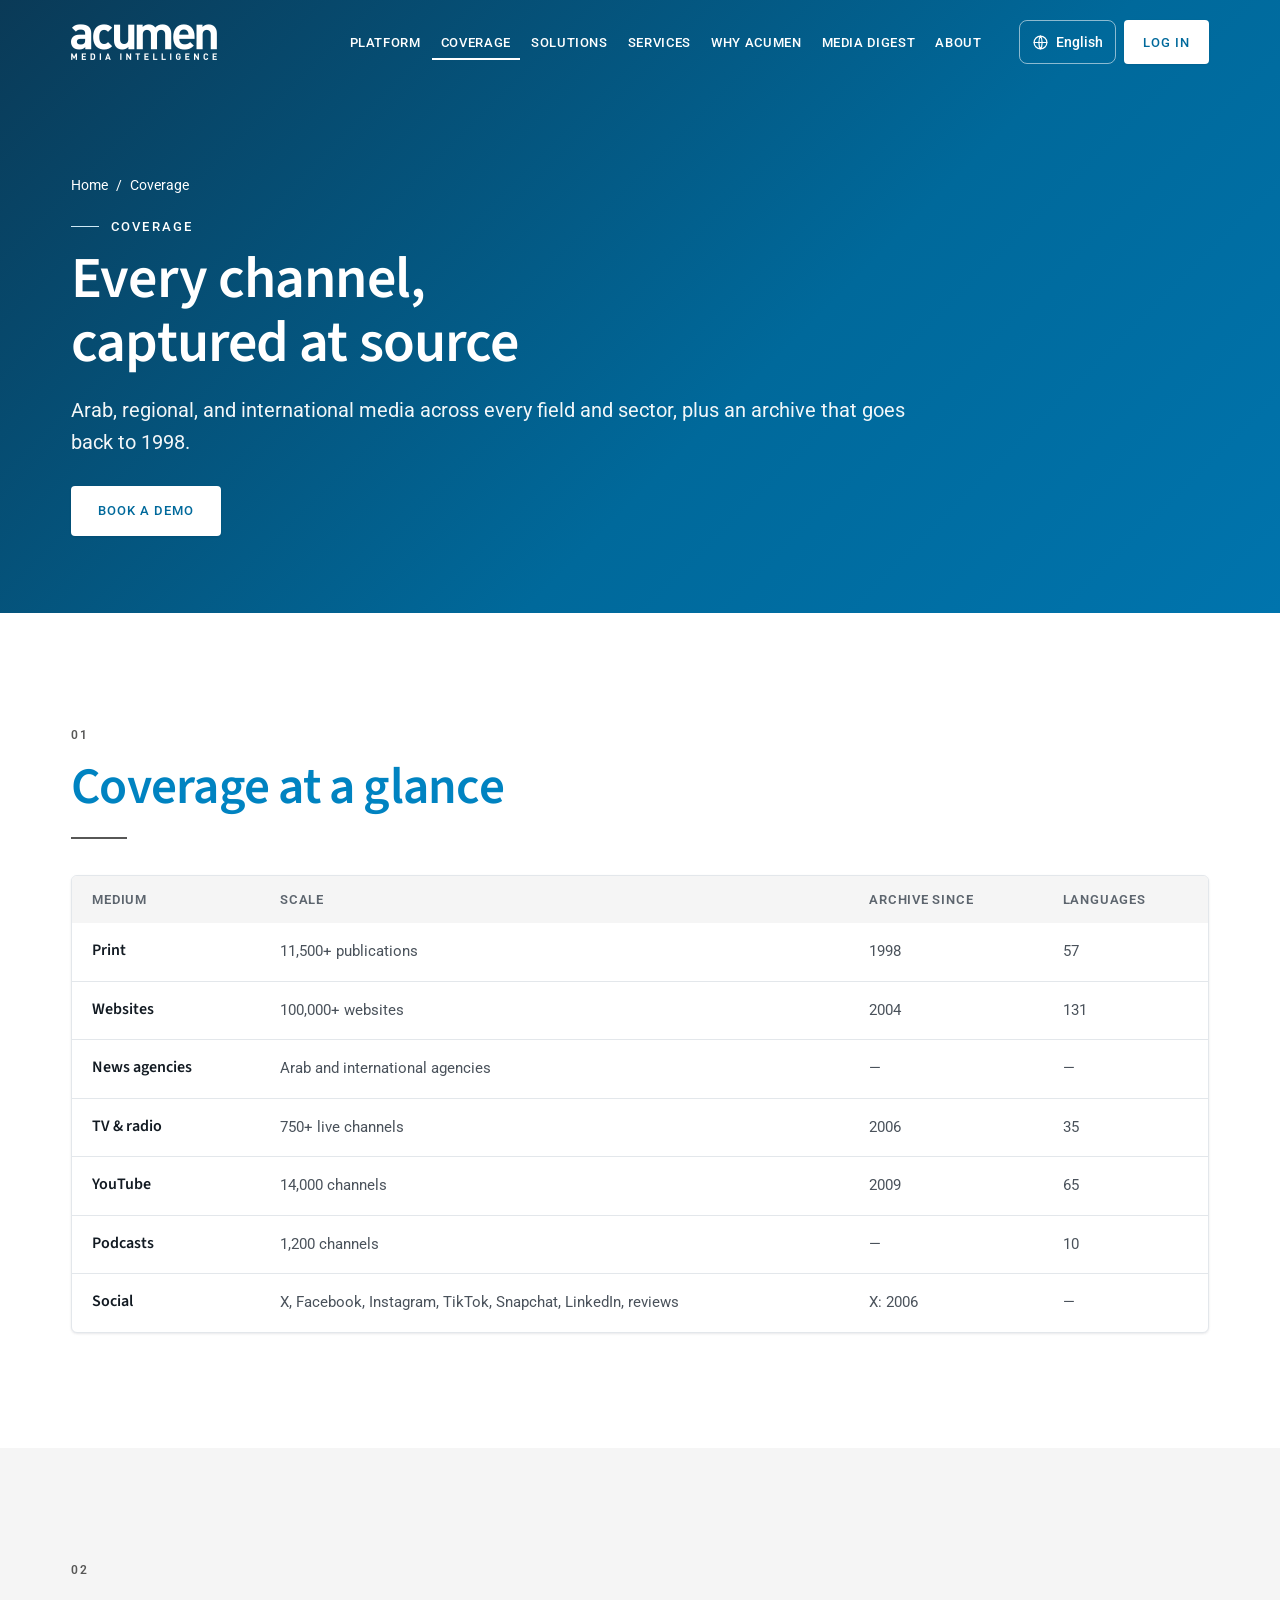
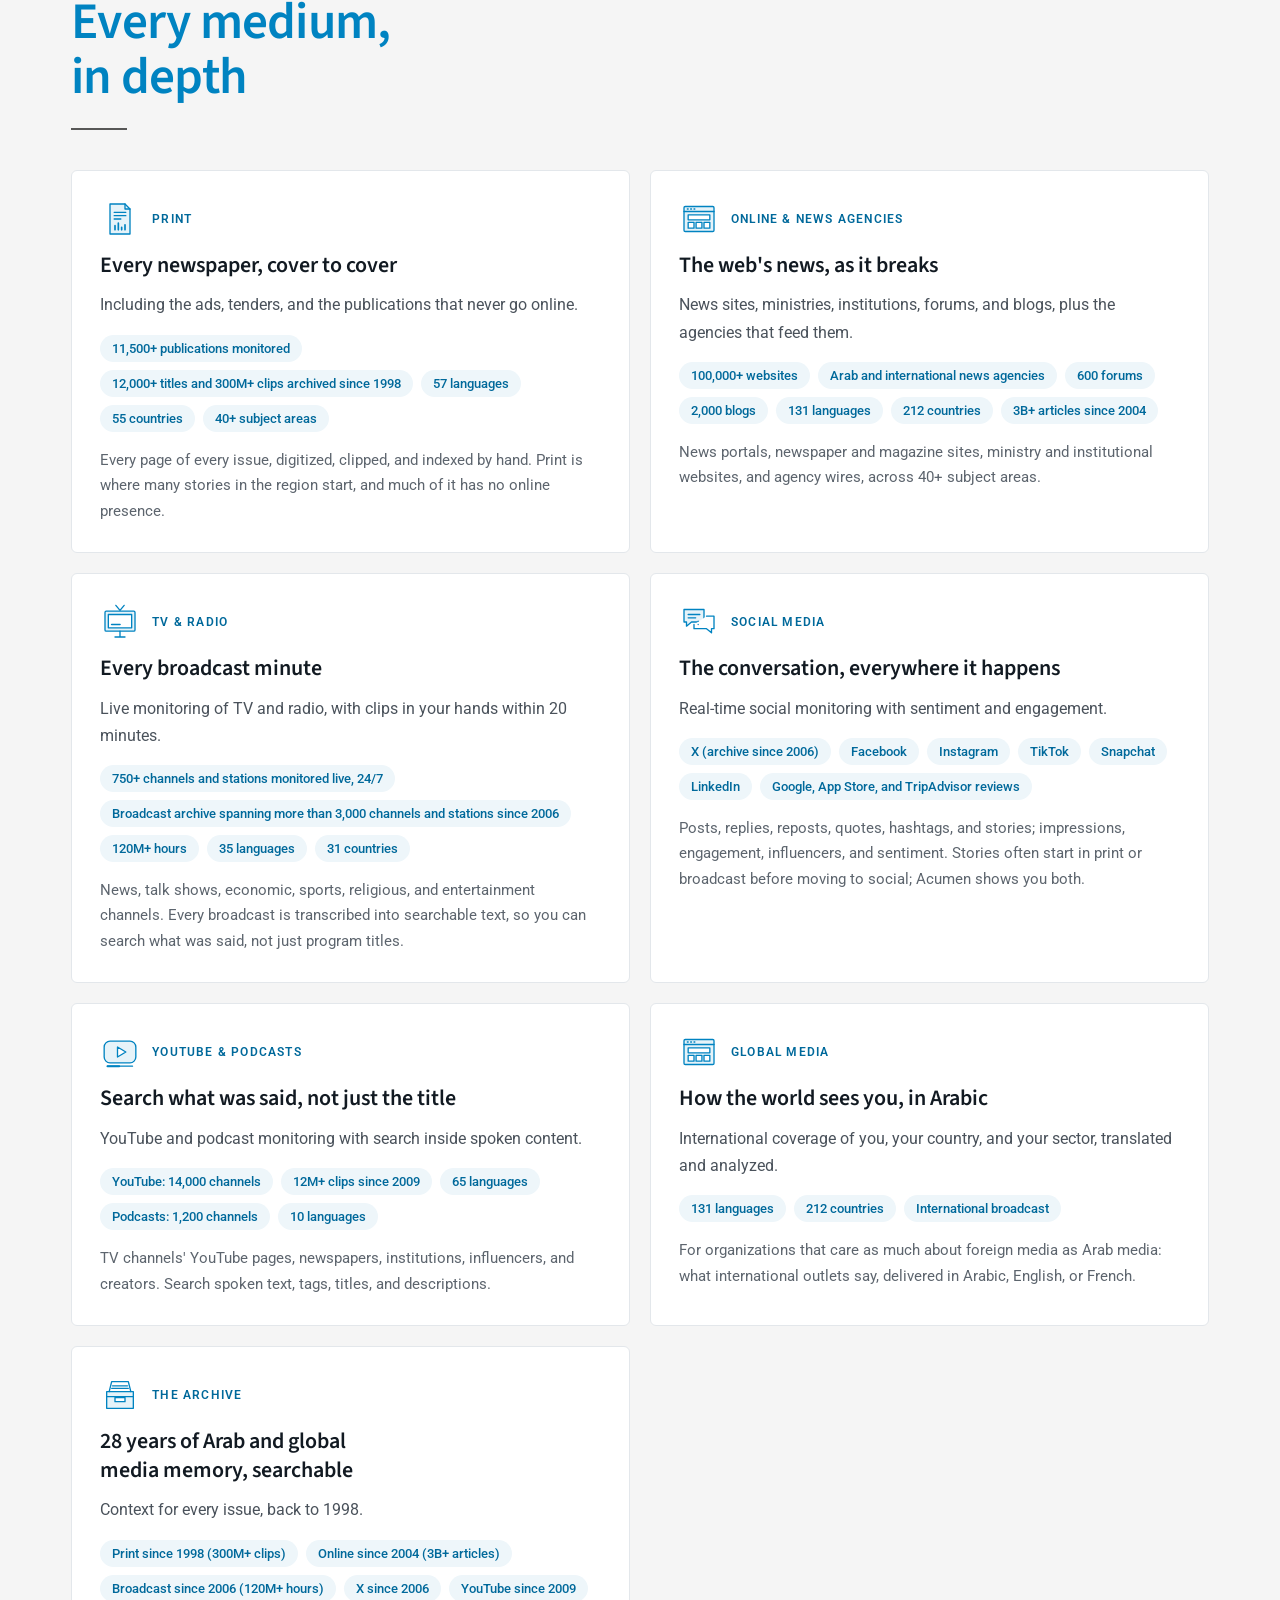
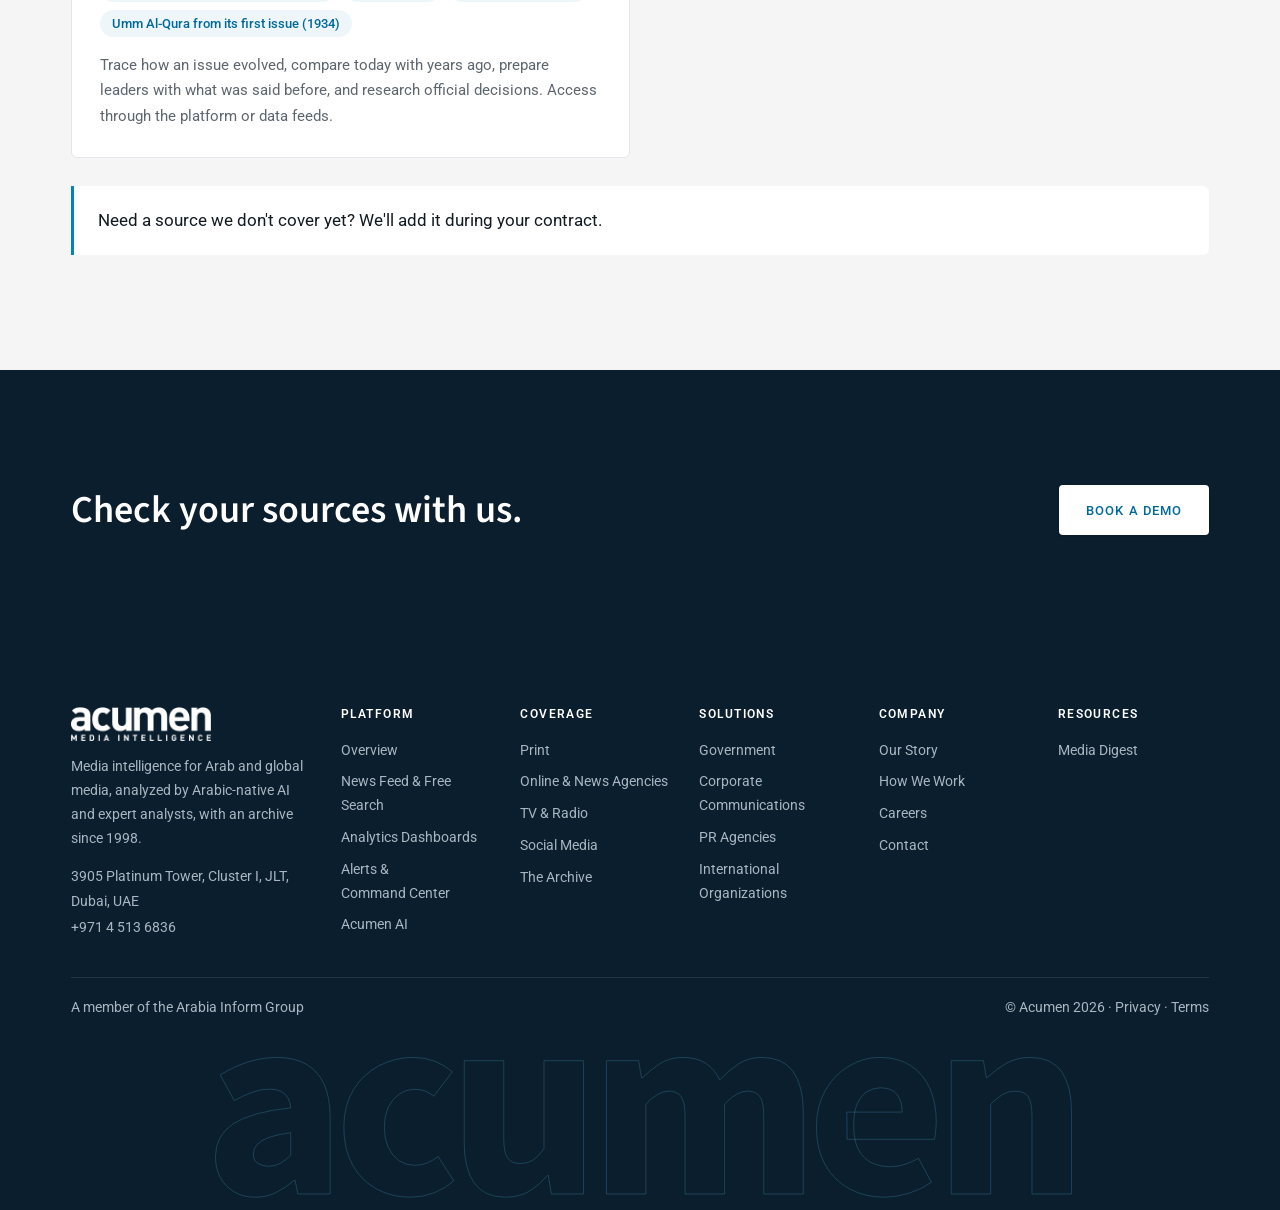
<file: coverage/index.html>
<!doctype html>
<html lang="en" dir="ltr">
<head>
<meta charset="utf-8">
<meta name="viewport" content="width=device-width, initial-scale=1, viewport-fit=cover">
<title>Media Coverage | Print, Online, Broadcast & Social | Acumen</title>
<meta name="description" content="Print cover to cover, 100,000+ websites, Arab and international news agencies, 750+ live channels, social media, YouTube, and podcasts, with an archive since 1998.">
<meta name="robots" content="noindex, nofollow">
<meta name="theme-color" content="#0083C1">
<link rel="icon" href="../assets/img/favicon-32.png" sizes="32x32">
<link rel="apple-touch-icon" href="../assets/img/favicon-180.png">




<link rel="preconnect" href="https://fonts.googleapis.com">
<link rel="preconnect" href="https://fonts.gstatic.com" crossorigin>
<link rel="stylesheet" href="https://fonts.googleapis.com/css2?family=Source+Sans+3:wght@300;400;600;700&family=Roboto:wght@400;500;700&family=IBM+Plex+Sans+Arabic:wght@300;400;500;600;700&family=Noto+Nastaliq+Urdu:wght@400;500;600;700&family=IBM+Plex+Mono:wght@500&display=swap">
<link rel="stylesheet" href="../assets/css/style.css?v=202611261156">
<script>try{var q=(new URLSearchParams(location.search).get('lang')||localStorage.getItem('acumen-evolve-lang')||'').toLowerCase();if(/^(en|ar|fr|tr|ur)$/.test(q)){document.documentElement.lang=q;document.documentElement.dir=/^(ar|ur)$/.test(q)?'rtl':'ltr'}}catch(e){}</script>
<noscript><style>main,footer{visibility:visible!important}</style></noscript>
<link rel="canonical" href="https://acumen.me/coverage/">
<link rel="alternate" hreflang="en" href="https://acumen.me/coverage/?lang=en"><link rel="alternate" hreflang="ar" href="https://acumen.me/coverage/?lang=ar"><link rel="alternate" hreflang="fr" href="https://acumen.me/coverage/?lang=fr"><link rel="alternate" hreflang="tr" href="https://acumen.me/coverage/?lang=tr"><link rel="alternate" hreflang="ur" href="https://acumen.me/coverage/?lang=ur"><link rel="alternate" hreflang="x-default" href="https://acumen.me/coverage/">
</head>
<body data-page="coverage">
<a class="skip" href="#main" data-i="skip">Skip to content</a>
<div class="progress" id="prog" aria-hidden="true"></div>
<header class="hdr" id="hdr">
 <div class="wrap">
  <a class="logo" href="../" aria-label="Acumen"><img class="w" src="../assets/img/acumen_logo_white.png" alt=""><img class="c" src="../assets/img/acumen_logo_color.png" alt=""></a>
  <nav class="nav" aria-label="Main" data-al="navL"><a href="../" data-nav="#platform" data-i="n1">Platform</a><a href="../" data-nav="coverage/" data-i="n2">Coverage</a><a href="../" data-nav="solutions/" data-i="n3">Solutions</a><a href="../" data-nav="#research" data-i="n4">Services</a><a href="../" data-nav="#why" data-i="n5">Why Acumen</a><a href="../" data-nav="media-digest/" data-i="n6">Media Digest</a><a href="../" data-nav="about/" data-i="n7">About</a></nav>
  <div class="acts">
   <div class="lsw"><button class="lang" id="lang" type="button" aria-expanded="false" aria-controls="lmenu"><svg viewBox="0 0 24 24" fill="none" stroke="currentColor" stroke-width="1.7" stroke-linecap="round" aria-hidden="true"><circle cx="12" cy="12" r="9"/><path d="M3 12h18M12 3c3 3.5 3 14.5 0 18M12 3c-3 3.5-3 14.5 0 18"/></svg><span id="langCur"></span></button><ul class="lmenu" id="lmenu"></ul></div>
   <a class="btn btn-w hlogin" href="https://app.acumen.me" target="_blank" rel="noopener" data-i="login">Log in</a>
   <button class="menu" id="menu" type="button" aria-expanded="false" aria-controls="drawer"><svg aria-hidden="true" focusable="false" width="20" height="20" viewBox="0 0 24 24" fill="none" stroke="currentColor" stroke-width="2" stroke-linecap="round"><path d="M4 7h16M4 12h16M4 17h16"/></svg></button>
  </div>
 </div>
</header>
<nav class="drawer" id="drawer" aria-label="Mobile" data-al="navM"><a href="../" data-nav="#platform" data-i="n1">Platform</a><a href="../" data-nav="coverage/" data-i="n2">Coverage</a><a href="../" data-nav="solutions/" data-i="n3">Solutions</a><a href="../" data-nav="#research" data-i="n4">Services</a><a href="../" data-nav="#why" data-i="n5">Why Acumen</a><a href="../" data-nav="media-digest/" data-i="n6">Media Digest</a><a href="../" data-nav="about/" data-i="n7">About</a><a href="https://app.acumen.me" target="_blank" rel="noopener" data-i="login">Log in</a><div class="dlang" id="dlang" role="group"></div></nav>

<main id="main" tabindex="-1">
<section class="phero" aria-labelledby="ph1"><div class="dots" aria-hidden="true"></div><div class="wrap phero-in">
 <nav class="crumbs" id="crumbs" aria-label="Breadcrumb"></nav>
 <p class="kick" id="pkick"></p><h1 id="ph1"></h1><p class="plead" id="plead"></p><div class="pcta-top" id="pcta"></div>
</div></section>
<div id="pg"></div>
</main>
<footer>
 <div class="wrap">
  <div class="ft6">
   <div class="about"><img src="../assets/img/acumen_logo_white.png" alt="Acumen" style="width:140px;height:auto"><p data-i="fAbout">Media intelligence for Arab and global media, analyzed by Arabic-native AI and expert analysts, with an archive since 1998.</p><address><span data-i="addr">3905 Platinum Tower, Cluster I, JLT, Dubai, UAE</span><br><a href="tel:+97145136836" style="display:inline;padding:0"><bdi>+971 4 513 6836</bdi></a></address></div>
   <div><h3 data-i="n1">Platform</h3><div id="f1"></div></div>
   <div><h3 data-i="n2">Coverage</h3><div id="f2"></div></div>
   <div><h3 data-i="n3">Solutions</h3><div id="f3"></div></div>
   <div><h3 data-i="fCo">Company</h3><div id="f4"></div></div>
   <div><h3 data-i="fRes">Resources</h3><div id="f5"></div></div>
  </div>
  <div class="fb"><span data-i="affil">A member of the Arabia Inform Group</span><span><span data-i="copy">© Acumen 2026</span> · <a href="#" style="text-decoration:none" data-i="privacy">Privacy</a> · <a href="#" style="text-decoration:none" data-i="terms">Terms</a></span></div>
 </div>
 <div class="fwm" aria-hidden="true" dir="ltr">acumen</div>
</footer>
<script src="../assets/js/content.js?v=202611261156"></script>
<script src="../assets/js/pages.js?v=202611261156"></script>
<script src="../assets/js/inner.js?v=202611261156"></script>
</body>
</html>
</file>
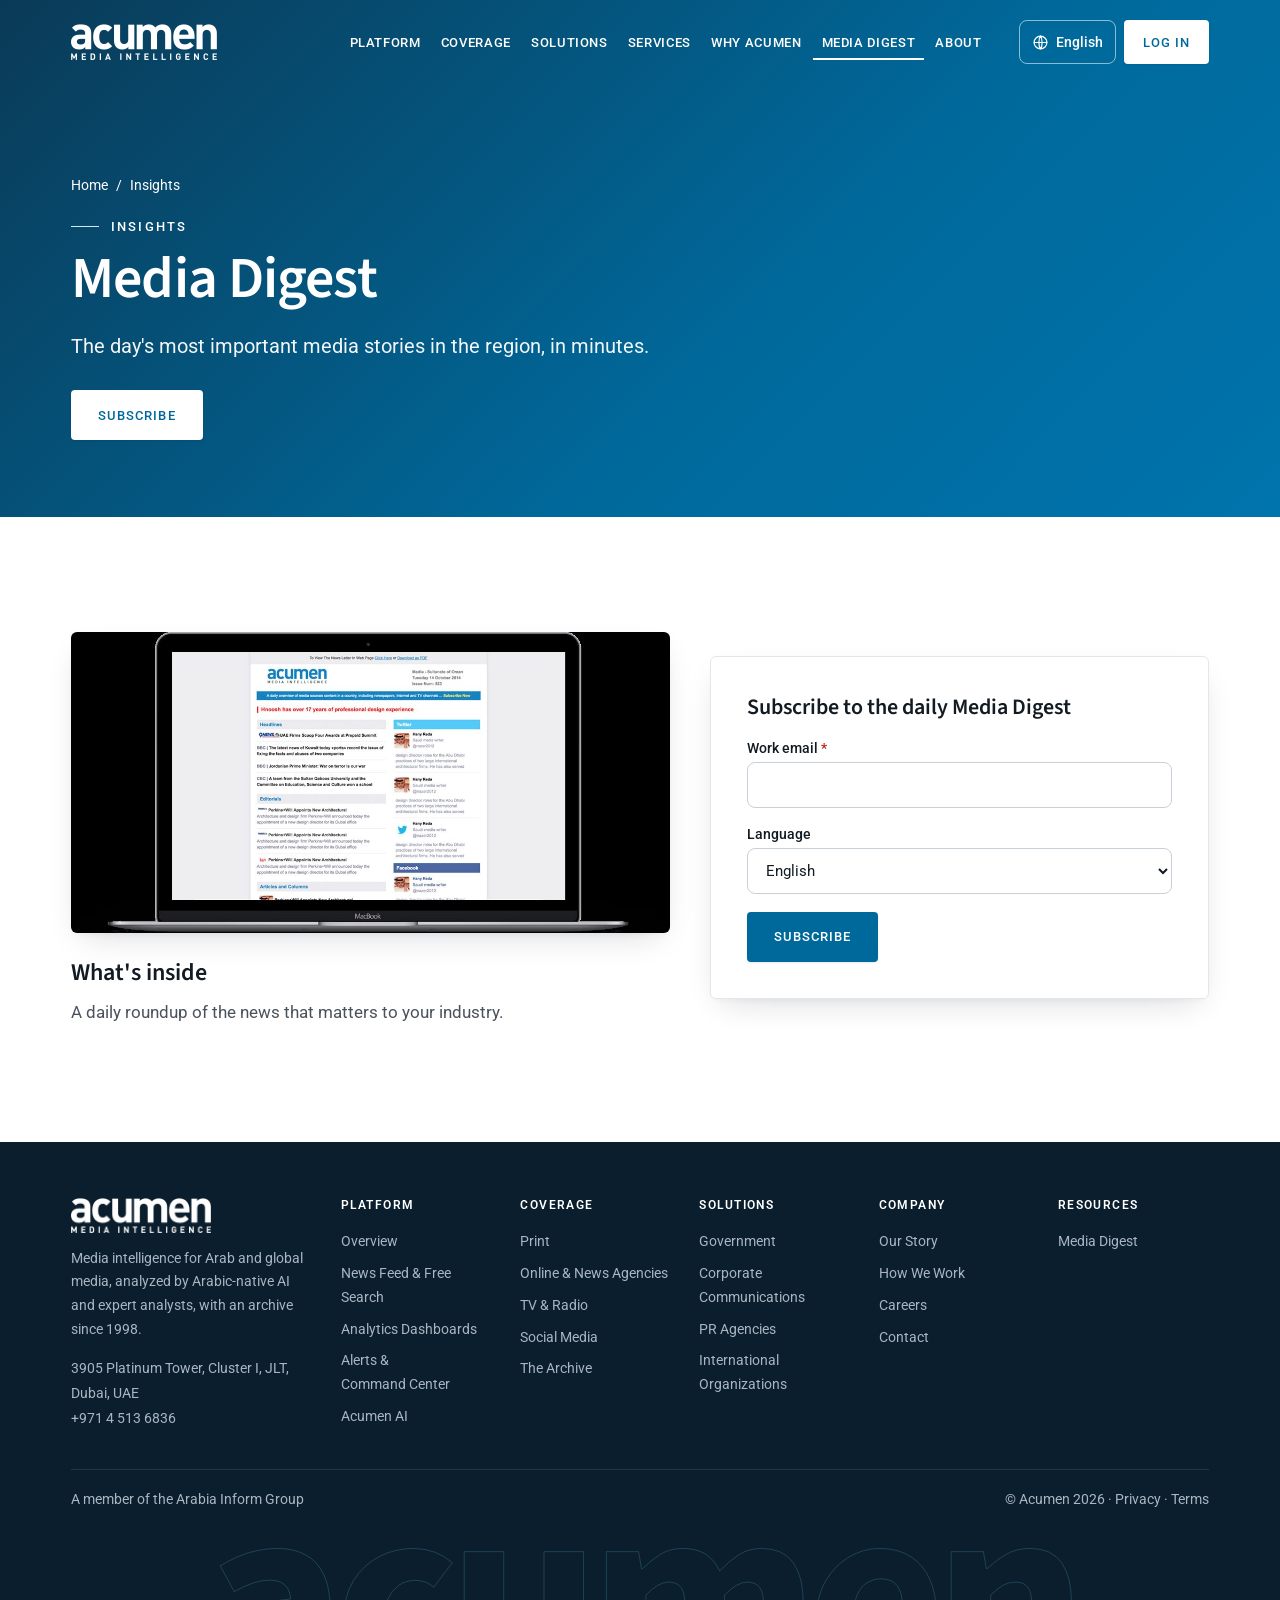
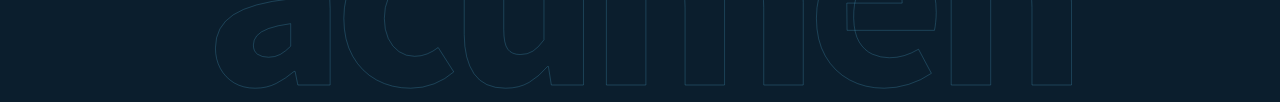
<file: insights/index.html>
<!doctype html><html lang="en"><head><meta charset="utf-8"><meta name="robots" content="noindex"><title>Media Digest | Acumen</title>
<link rel="canonical" href="https://acumen.me/media-digest/"><meta http-equiv="refresh" content="0; url=../media-digest/index.html">
<script>location.replace('../media-digest/index.html'+location.search+location.hash)</script></head>
<body><a href="../media-digest/index.html">Media Digest</a></body></html>
</file>
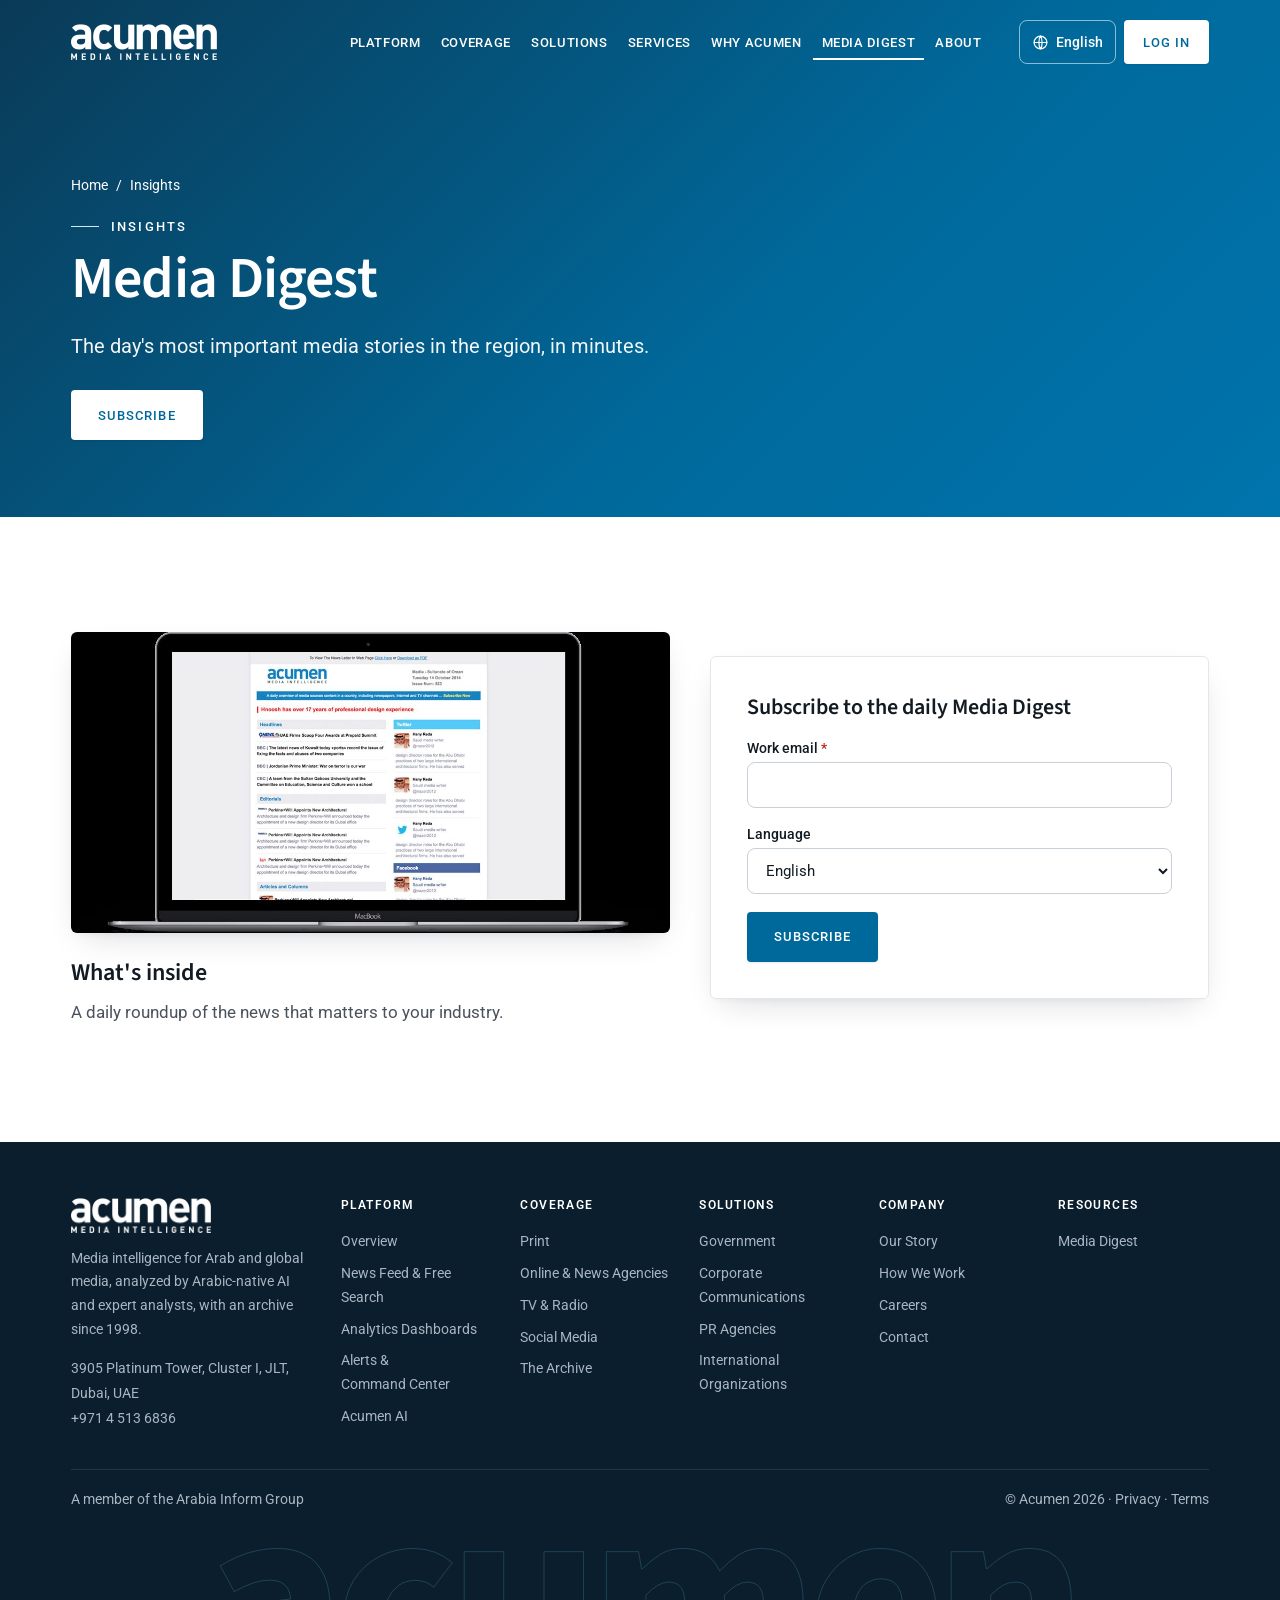
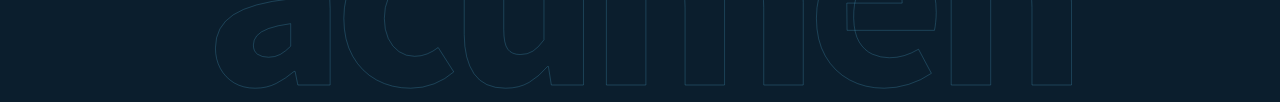
<file: media-digest/index.html>
<!doctype html>
<html lang="en" dir="ltr">
<head>
<meta charset="utf-8">
<meta name="viewport" content="width=device-width, initial-scale=1, viewport-fit=cover">
<title>Media Digest | Acumen</title>
<meta name="description" content="The day's most important media stories in the region, in minutes. Subscribe to the daily Media Digest from Acumen.">
<meta name="robots" content="noindex, nofollow">
<meta name="theme-color" content="#0083C1">
<link rel="icon" href="../assets/img/favicon-32.png" sizes="32x32">
<link rel="apple-touch-icon" href="../assets/img/favicon-180.png">




<link rel="preconnect" href="https://fonts.googleapis.com">
<link rel="preconnect" href="https://fonts.gstatic.com" crossorigin>
<link rel="stylesheet" href="https://fonts.googleapis.com/css2?family=Source+Sans+3:wght@300;400;600;700&family=Roboto:wght@400;500;700&family=IBM+Plex+Sans+Arabic:wght@300;400;500;600;700&family=Noto+Nastaliq+Urdu:wght@400;500;600;700&family=IBM+Plex+Mono:wght@500&display=swap">
<link rel="stylesheet" href="../assets/css/style.css?v=202611261156">
<script>try{var q=(new URLSearchParams(location.search).get('lang')||localStorage.getItem('acumen-evolve-lang')||'').toLowerCase();if(/^(en|ar|fr|tr|ur)$/.test(q)){document.documentElement.lang=q;document.documentElement.dir=/^(ar|ur)$/.test(q)?'rtl':'ltr'}}catch(e){}</script>
<noscript><style>main,footer{visibility:visible!important}</style></noscript>
<link rel="canonical" href="https://acumen.me/media-digest/">
<link rel="alternate" hreflang="en" href="https://acumen.me/media-digest/?lang=en"><link rel="alternate" hreflang="ar" href="https://acumen.me/media-digest/?lang=ar"><link rel="alternate" hreflang="fr" href="https://acumen.me/media-digest/?lang=fr"><link rel="alternate" hreflang="tr" href="https://acumen.me/media-digest/?lang=tr"><link rel="alternate" hreflang="ur" href="https://acumen.me/media-digest/?lang=ur"><link rel="alternate" hreflang="x-default" href="https://acumen.me/media-digest/">
</head>
<body data-page="digest">
<a class="skip" href="#main" data-i="skip">Skip to content</a>
<div class="progress" id="prog" aria-hidden="true"></div>
<header class="hdr" id="hdr">
 <div class="wrap">
  <a class="logo" href="../" aria-label="Acumen"><img class="w" src="../assets/img/acumen_logo_white.png" alt=""><img class="c" src="../assets/img/acumen_logo_color.png" alt=""></a>
  <nav class="nav" aria-label="Main" data-al="navL"><a href="../" data-nav="#platform" data-i="n1">Platform</a><a href="../" data-nav="coverage/" data-i="n2">Coverage</a><a href="../" data-nav="solutions/" data-i="n3">Solutions</a><a href="../" data-nav="#research" data-i="n4">Services</a><a href="../" data-nav="#why" data-i="n5">Why Acumen</a><a href="../" data-nav="media-digest/" data-i="n6">Media Digest</a><a href="../" data-nav="about/" data-i="n7">About</a></nav>
  <div class="acts">
   <div class="lsw"><button class="lang" id="lang" type="button" aria-expanded="false" aria-controls="lmenu"><svg viewBox="0 0 24 24" fill="none" stroke="currentColor" stroke-width="1.7" stroke-linecap="round" aria-hidden="true"><circle cx="12" cy="12" r="9"/><path d="M3 12h18M12 3c3 3.5 3 14.5 0 18M12 3c-3 3.5-3 14.5 0 18"/></svg><span id="langCur"></span></button><ul class="lmenu" id="lmenu"></ul></div>
   <a class="btn btn-w hlogin" href="https://app.acumen.me" target="_blank" rel="noopener" data-i="login">Log in</a>
   <button class="menu" id="menu" type="button" aria-expanded="false" aria-controls="drawer"><svg aria-hidden="true" focusable="false" width="20" height="20" viewBox="0 0 24 24" fill="none" stroke="currentColor" stroke-width="2" stroke-linecap="round"><path d="M4 7h16M4 12h16M4 17h16"/></svg></button>
  </div>
 </div>
</header>
<nav class="drawer" id="drawer" aria-label="Mobile" data-al="navM"><a href="../" data-nav="#platform" data-i="n1">Platform</a><a href="../" data-nav="coverage/" data-i="n2">Coverage</a><a href="../" data-nav="solutions/" data-i="n3">Solutions</a><a href="../" data-nav="#research" data-i="n4">Services</a><a href="../" data-nav="#why" data-i="n5">Why Acumen</a><a href="../" data-nav="media-digest/" data-i="n6">Media Digest</a><a href="../" data-nav="about/" data-i="n7">About</a><a href="https://app.acumen.me" target="_blank" rel="noopener" data-i="login">Log in</a><div class="dlang" id="dlang" role="group"></div></nav>

<main id="main" tabindex="-1">
<section class="phero" aria-labelledby="ph1"><div class="dots" aria-hidden="true"></div><div class="wrap phero-in">
 <nav class="crumbs" id="crumbs" aria-label="Breadcrumb"></nav>
 <p class="kick" id="pkick"></p><h1 id="ph1"></h1><p class="plead" id="plead"></p><div class="pcta-top" id="pcta"></div>
</div></section>
<div id="pg"></div>
</main>
<footer>
 <div class="wrap">
  <div class="ft6">
   <div class="about"><img src="../assets/img/acumen_logo_white.png" alt="Acumen" style="width:140px;height:auto"><p data-i="fAbout">Media intelligence for Arab and global media, analyzed by Arabic-native AI and expert analysts, with an archive since 1998.</p><address><span data-i="addr">3905 Platinum Tower, Cluster I, JLT, Dubai, UAE</span><br><a href="tel:+97145136836" style="display:inline;padding:0"><bdi>+971 4 513 6836</bdi></a></address></div>
   <div><h3 data-i="n1">Platform</h3><div id="f1"></div></div>
   <div><h3 data-i="n2">Coverage</h3><div id="f2"></div></div>
   <div><h3 data-i="n3">Solutions</h3><div id="f3"></div></div>
   <div><h3 data-i="fCo">Company</h3><div id="f4"></div></div>
   <div><h3 data-i="fRes">Resources</h3><div id="f5"></div></div>
  </div>
  <div class="fb"><span data-i="affil">A member of the Arabia Inform Group</span><span><span data-i="copy">© Acumen 2026</span> · <a href="#" style="text-decoration:none" data-i="privacy">Privacy</a> · <a href="#" style="text-decoration:none" data-i="terms">Terms</a></span></div>
 </div>
 <div class="fwm" aria-hidden="true" dir="ltr">acumen</div>
</footer>
<script src="../assets/js/content.js?v=202611261156"></script>
<script src="../assets/js/pages.js?v=202611261156"></script>
<script src="../assets/js/inner.js?v=202611261156"></script>
</body>
</html>
</file>
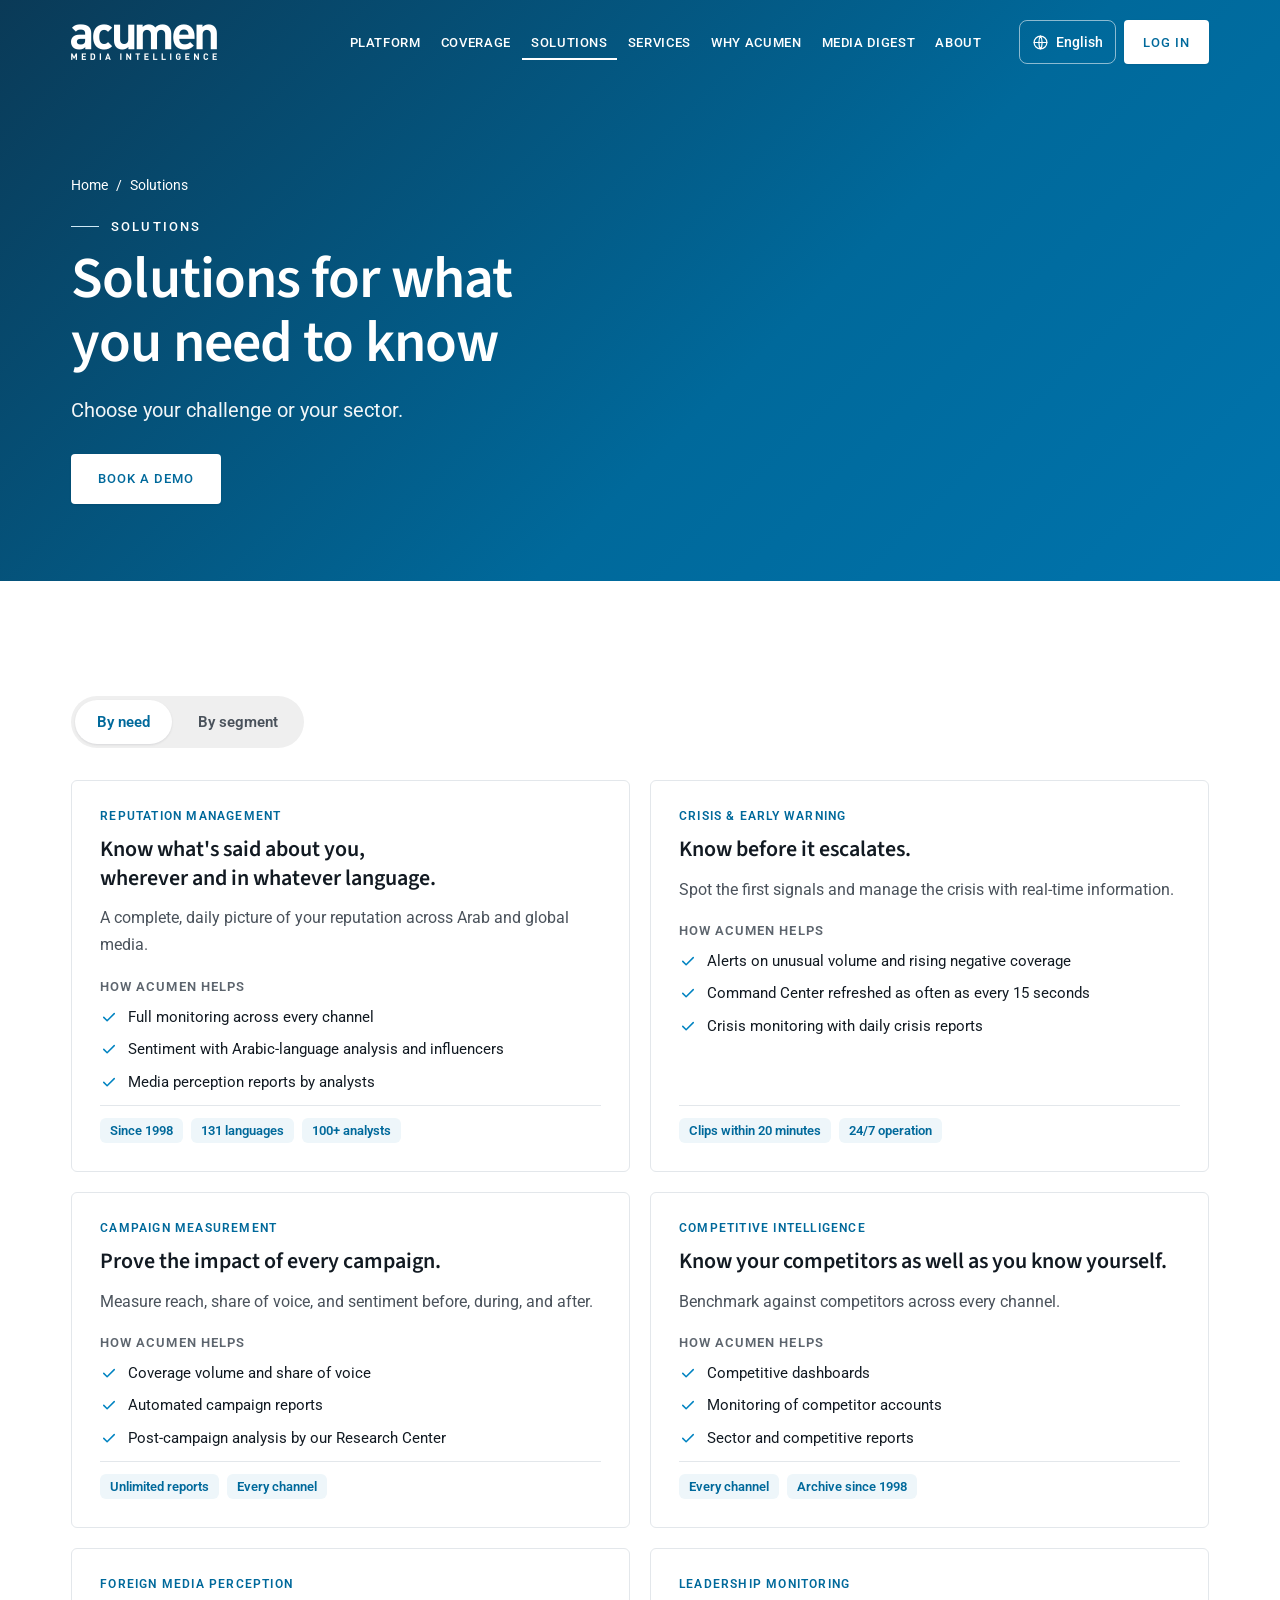
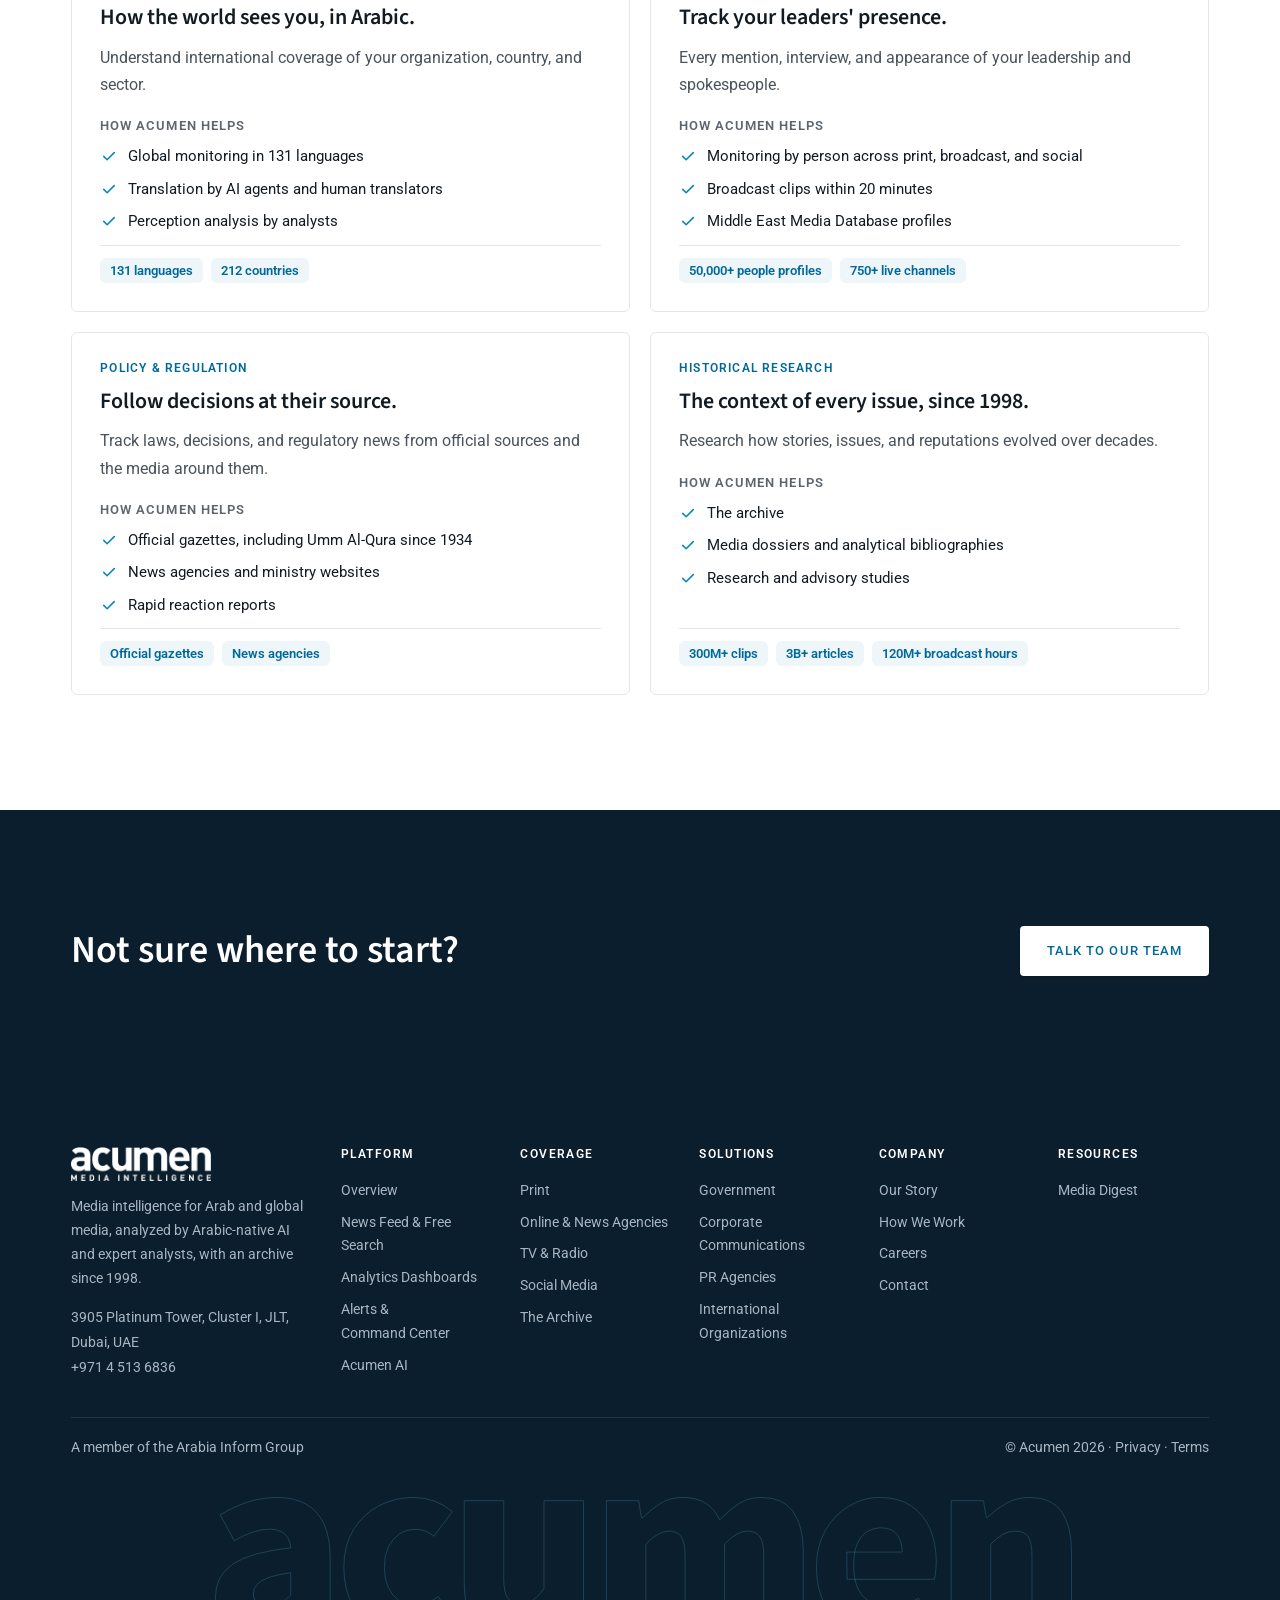
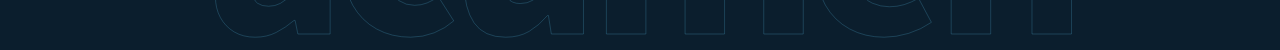
<file: solutions/index.html>
<!doctype html>
<html lang="en" dir="ltr">
<head>
<meta charset="utf-8">
<meta name="viewport" content="width=device-width, initial-scale=1, viewport-fit=cover">
<title>Media Intelligence Solutions | Acumen</title>
<meta name="description" content="Reputation, crisis early warning, campaign measurement, competitive intelligence, and more, for governments, corporations, agencies, and researchers.">
<meta name="robots" content="noindex, nofollow">
<meta name="theme-color" content="#0083C1">
<link rel="icon" href="../assets/img/favicon-32.png" sizes="32x32">
<link rel="apple-touch-icon" href="../assets/img/favicon-180.png">




<link rel="preconnect" href="https://fonts.googleapis.com">
<link rel="preconnect" href="https://fonts.gstatic.com" crossorigin>
<link rel="stylesheet" href="https://fonts.googleapis.com/css2?family=Source+Sans+3:wght@300;400;600;700&family=Roboto:wght@400;500;700&family=IBM+Plex+Sans+Arabic:wght@300;400;500;600;700&family=Noto+Nastaliq+Urdu:wght@400;500;600;700&family=IBM+Plex+Mono:wght@500&display=swap">
<link rel="stylesheet" href="../assets/css/style.css?v=202611261156">
<script>try{var q=(new URLSearchParams(location.search).get('lang')||localStorage.getItem('acumen-evolve-lang')||'').toLowerCase();if(/^(en|ar|fr|tr|ur)$/.test(q)){document.documentElement.lang=q;document.documentElement.dir=/^(ar|ur)$/.test(q)?'rtl':'ltr'}}catch(e){}</script>
<noscript><style>main,footer{visibility:visible!important}</style></noscript>
<link rel="canonical" href="https://acumen.me/solutions/">
<link rel="alternate" hreflang="en" href="https://acumen.me/solutions/?lang=en"><link rel="alternate" hreflang="ar" href="https://acumen.me/solutions/?lang=ar"><link rel="alternate" hreflang="fr" href="https://acumen.me/solutions/?lang=fr"><link rel="alternate" hreflang="tr" href="https://acumen.me/solutions/?lang=tr"><link rel="alternate" hreflang="ur" href="https://acumen.me/solutions/?lang=ur"><link rel="alternate" hreflang="x-default" href="https://acumen.me/solutions/">
</head>
<body data-page="solutions">
<a class="skip" href="#main" data-i="skip">Skip to content</a>
<div class="progress" id="prog" aria-hidden="true"></div>
<header class="hdr" id="hdr">
 <div class="wrap">
  <a class="logo" href="../" aria-label="Acumen"><img class="w" src="../assets/img/acumen_logo_white.png" alt=""><img class="c" src="../assets/img/acumen_logo_color.png" alt=""></a>
  <nav class="nav" aria-label="Main" data-al="navL"><a href="../" data-nav="#platform" data-i="n1">Platform</a><a href="../" data-nav="coverage/" data-i="n2">Coverage</a><a href="../" data-nav="solutions/" data-i="n3">Solutions</a><a href="../" data-nav="#research" data-i="n4">Services</a><a href="../" data-nav="#why" data-i="n5">Why Acumen</a><a href="../" data-nav="media-digest/" data-i="n6">Media Digest</a><a href="../" data-nav="about/" data-i="n7">About</a></nav>
  <div class="acts">
   <div class="lsw"><button class="lang" id="lang" type="button" aria-expanded="false" aria-controls="lmenu"><svg viewBox="0 0 24 24" fill="none" stroke="currentColor" stroke-width="1.7" stroke-linecap="round" aria-hidden="true"><circle cx="12" cy="12" r="9"/><path d="M3 12h18M12 3c3 3.5 3 14.5 0 18M12 3c-3 3.5-3 14.5 0 18"/></svg><span id="langCur"></span></button><ul class="lmenu" id="lmenu"></ul></div>
   <a class="btn btn-w hlogin" href="https://app.acumen.me" target="_blank" rel="noopener" data-i="login">Log in</a>
   <button class="menu" id="menu" type="button" aria-expanded="false" aria-controls="drawer"><svg aria-hidden="true" focusable="false" width="20" height="20" viewBox="0 0 24 24" fill="none" stroke="currentColor" stroke-width="2" stroke-linecap="round"><path d="M4 7h16M4 12h16M4 17h16"/></svg></button>
  </div>
 </div>
</header>
<nav class="drawer" id="drawer" aria-label="Mobile" data-al="navM"><a href="../" data-nav="#platform" data-i="n1">Platform</a><a href="../" data-nav="coverage/" data-i="n2">Coverage</a><a href="../" data-nav="solutions/" data-i="n3">Solutions</a><a href="../" data-nav="#research" data-i="n4">Services</a><a href="../" data-nav="#why" data-i="n5">Why Acumen</a><a href="../" data-nav="media-digest/" data-i="n6">Media Digest</a><a href="../" data-nav="about/" data-i="n7">About</a><a href="https://app.acumen.me" target="_blank" rel="noopener" data-i="login">Log in</a><div class="dlang" id="dlang" role="group"></div></nav>

<main id="main" tabindex="-1">
<section class="phero" aria-labelledby="ph1"><div class="dots" aria-hidden="true"></div><div class="wrap phero-in">
 <nav class="crumbs" id="crumbs" aria-label="Breadcrumb"></nav>
 <p class="kick" id="pkick"></p><h1 id="ph1"></h1><p class="plead" id="plead"></p><div class="pcta-top" id="pcta"></div>
</div></section>
<div id="pg"></div>
</main>
<footer>
 <div class="wrap">
  <div class="ft6">
   <div class="about"><img src="../assets/img/acumen_logo_white.png" alt="Acumen" style="width:140px;height:auto"><p data-i="fAbout">Media intelligence for Arab and global media, analyzed by Arabic-native AI and expert analysts, with an archive since 1998.</p><address><span data-i="addr">3905 Platinum Tower, Cluster I, JLT, Dubai, UAE</span><br><a href="tel:+97145136836" style="display:inline;padding:0"><bdi>+971 4 513 6836</bdi></a></address></div>
   <div><h3 data-i="n1">Platform</h3><div id="f1"></div></div>
   <div><h3 data-i="n2">Coverage</h3><div id="f2"></div></div>
   <div><h3 data-i="n3">Solutions</h3><div id="f3"></div></div>
   <div><h3 data-i="fCo">Company</h3><div id="f4"></div></div>
   <div><h3 data-i="fRes">Resources</h3><div id="f5"></div></div>
  </div>
  <div class="fb"><span data-i="affil">A member of the Arabia Inform Group</span><span><span data-i="copy">© Acumen 2026</span> · <a href="#" style="text-decoration:none" data-i="privacy">Privacy</a> · <a href="#" style="text-decoration:none" data-i="terms">Terms</a></span></div>
 </div>
 <div class="fwm" aria-hidden="true" dir="ltr">acumen</div>
</footer>
<script src="../assets/js/content.js?v=202611261156"></script>
<script src="../assets/js/pages.js?v=202611261156"></script>
<script src="../assets/js/inner.js?v=202611261156"></script>
</body>
</html>
</file>
<file: assets/css/style.css>
/* Acumen website — styles (EN / AR / FR / TR / UR). */
/* Evolution of the current acumen.me: same structure, palette (#0083C1 / #339CCD / #575756 / #EFEFEF), Source Sans + Roboto, video hero and original assets, refreshed for 2026 with bilingual RTL, updated figures and accessibility. Single deliberate light theme. */
:root{
  --accent:#0083C1; --accent-2:#339CCD; --accent-d:#00699B; --ink:#2B2B2A; --grey:#575756; --grey-2:#6B6B6A;
  --line:#DDDDDD; --soft:#EFEFEF; --soft-2:#F6F6F6; --tint:#EEF6FA; --foot:#2C2E30;
  --f-head:'Source Sans 3','IBM Plex Sans Arabic',system-ui,sans-serif;
  --f-body:'Roboto','IBM Plex Sans Arabic',system-ui,sans-serif;
  color-scheme:light;
}
:root:is([lang="ar"],[lang="ur"]){--f-head:'IBM Plex Sans Arabic','Source Sans 3',system-ui,sans-serif;--f-body:'IBM Plex Sans Arabic','Roboto',system-ui,sans-serif}
*{box-sizing:border-box}
html{scroll-behavior:smooth}
body{margin:0;background:#fff;color:var(--grey);font-family:var(--f-body);font-size:16px;line-height:1.7;-webkit-font-smoothing:antialiased}
:root:is([lang="ar"],[lang="ur"]) body{font-size:17px;line-height:1.85}
img{max-width:100%;display:block}
a{color:inherit}
a:focus-visible,button:focus-visible,input:focus-visible{outline:2px solid var(--accent);outline-offset:3px}
.wrap{max-width:1170px;margin-inline:auto;padding-left:max(20px,env(safe-area-inset-left,0px));padding-right:max(20px,env(safe-area-inset-right,0px))}
h1,h2,h3,h4{margin:0;font-family:var(--f-head);color:var(--ink);text-wrap:balance}
p{margin:0}
.num{font-variant-numeric:tabular-nums;direction:ltr;unicode-bidi:isolate}
.skip{position:absolute;inset-inline-start:12px;top:-60px;z-index:100;background:var(--accent-d);color:#fff;padding:10px 16px;text-decoration:none;font-weight:500}.skip:focus{top:12px}
section[id]{scroll-margin-top:76px}
.sec{padding-block:clamp(64px,8vw,104px)}
.title{font-size:clamp(30px,3.2vw,40px);font-weight:300;color:var(--grey);text-align:center;letter-spacing:-.005em}
:root:is([lang="ar"],[lang="ur"]) .title{font-weight:400}
.title-sub{text-align:center;max-width:40em;margin:12px auto 0;color:var(--grey-2)}
.btn{display:inline-flex;align-items:center;justify-content:center;gap:8px;min-height:48px;padding:0 26px;font:500 14px var(--f-body);letter-spacing:.06em;text-transform:uppercase;text-decoration:none;border:1.5px solid transparent;cursor:pointer;transition:background-color .2s,color .2s,border-color .2s;border-radius:2px}
:root:is([lang="ar"],[lang="ur"]) .btn{letter-spacing:0;font-size:15px;text-transform:none}
.btn-a{background:var(--accent-d);color:#fff}.btn-a:hover{background:#005783}
.btn-w{background:#fff;color:var(--accent-d)}.btn-w:hover{background:var(--tint)}
.btn-o{border-color:rgba(255,255,255,.75);color:#fff}.btn-o:hover{background:rgba(255,255,255,.12);border-color:#fff}
.btn-g{border-color:var(--accent-d);color:var(--accent-d);background:transparent}.btn-g:hover{background:var(--accent-d);color:#fff}
.more{display:inline-flex;align-items:center;gap:6px;color:var(--accent-d);font-size:14px;font-weight:500;text-decoration:none;min-height:32px}
.more:hover{text-decoration:underline;text-underline-offset:3px}
.more svg{width:14px;height:14px;transition:transform .2s}
.more:hover svg{transform:translateX(3px)}
:root[dir="rtl"] .more svg,:root[dir="rtl"] .btn svg{transform:scaleX(-1)}
:root[dir="rtl"] .more:hover svg{transform:scaleX(-1) translateX(3px)}

/* header: transparent over hero, solid after scroll (as today) */
.hdr{position:fixed;inset:0 0 auto;z-index:50;padding-top:env(safe-area-inset-top,0px);transition:background-color .25s,box-shadow .25s}
.hdr .wrap{height:84px;display:flex;align-items:center;gap:28px;transition:height .25s}
.hdr .logo{display:block;width:146px;height:36px;position:relative;flex:none}
.hdr .logo img{position:absolute;inset:0;width:100%;height:100%;object-fit:contain;transition:opacity .25s}
.hdr .logo .c{opacity:0}
.nav{display:flex;gap:2px;margin-inline-start:auto}
.nav a{font:500 13px var(--f-body);letter-spacing:.05em;text-transform:uppercase;text-decoration:none;color:#fff;padding:10px 9px;position:relative;white-space:nowrap}
:root:is([lang="ar"],[lang="ur"]) .nav a{letter-spacing:0;font-size:15px;text-transform:none}
.nav a::after{content:"";position:absolute;inset-inline:9px;bottom:4px;height:2px;background:currentColor;transform:scaleX(0);transition:transform .2s}
.nav a:hover::after{transform:scaleX(1)}
.acts{display:flex;align-items:center;gap:8px}
.acts .lnk{font:500 13px var(--f-body);letter-spacing:.08em;text-transform:uppercase;color:#fff;text-decoration:none;padding:10px 8px}
:root:is([lang="ar"],[lang="ur"]) .acts .lnk{letter-spacing:0;font-size:15px;text-transform:none}
.lang{min-height:44px;min-width:44px;padding:0 12px;background:none;border:1px solid rgba(255,255,255,.55);color:#fff;font:500 14px var(--f-body);cursor:pointer;border-radius:2px}
.acts .btn{min-height:44px;padding:0 18px;font-size:13px;white-space:nowrap}
.btn{white-space:nowrap}
.menu{display:none;width:44px;height:44px;border:1px solid rgba(255,255,255,.55);background:none;color:#fff;cursor:pointer;align-items:center;justify-content:center;border-radius:2px}
.hdr.solid{background:#fff;box-shadow:0 1px 0 var(--line),0 6px 20px -12px rgba(0,0,0,.18)}
.hdr.solid .wrap{height:70px}
.hdr.solid .logo .w{opacity:0}.hdr.solid .logo .c{opacity:1}
.hdr.solid .nav a,.hdr.solid .acts .lnk{color:var(--grey)}
.hdr.solid .nav a:hover{color:var(--accent-d)}
.hdr.solid .lang,.hdr.solid .menu{border-color:var(--line);color:var(--grey)}
.hdr.solid .acts .btn-w{background:var(--accent-d);color:#fff}
.drawer{display:none}
@media (max-width:1240px){.acts .lnk{display:none}}
@media (max-width:1100px){.nav,.acts .lnk{display:none}.menu{display:inline-flex}.acts{margin-inline-start:auto}
 .drawer{position:fixed;inset:70px 0 auto;z-index:49;background:#fff;border-bottom:1px solid var(--line);padding:6px 20px 18px;box-shadow:0 10px 24px -14px rgba(0,0,0,.3)}
 .drawer.open{display:grid}.drawer a{padding:14px 2px;border-bottom:1px solid var(--line);text-decoration:none;color:var(--grey);font-weight:500}}
@media (max-width:540px){.acts .btn{display:none}}

/* HERO: video + accent overlay, as today */
.hero{position:relative;min-height:min(820px,100svh);display:flex;flex-direction:column;justify-content:center;color:#fff;overflow:hidden;background:var(--accent)}
.hero video,.hero .poster{position:absolute;inset:0;width:100%;height:100%;object-fit:cover}
.hero::before{content:"";position:absolute;inset:0;background:linear-gradient(90deg,rgba(0,90,135,.93) 0%,rgba(0,115,170,.8) 50%,rgba(0,131,193,.6) 100%);z-index:1}
:root[dir="rtl"] .hero::before{background:linear-gradient(270deg,rgba(0,90,135,.93) 0%,rgba(0,115,170,.8) 50%,rgba(0,131,193,.6) 100%)}
.hero .dots{position:absolute;inset:0;z-index:1;background-image:radial-gradient(rgba(255,255,255,.16) 1px,transparent 1.2px);background-size:9px 9px;mask-image:radial-gradient(ellipse 60% 70% at 75% 50%,#000,transparent 70%);-webkit-mask-image:radial-gradient(ellipse 60% 70% at 75% 50%,#000,transparent 70%)}
.hero-in{width:100%;position:relative;z-index:2;padding-top:calc(130px + env(safe-area-inset-top,0px));padding-bottom:150px}
.kick{font:500 13px var(--f-body);letter-spacing:.16em;text-transform:uppercase;color:#CFE9F6}
:root:is([lang="ar"],[lang="ur"]) .kick{letter-spacing:0;font-size:15px}
.hero h1{color:#fff;font-size:clamp(40px,5.4vw,68px);line-height:1.08;font-weight:700;letter-spacing:-.015em;max-width:15ch;margin-top:14px}
:root:is([lang="ar"],[lang="ur"]) .hero h1{line-height:1.35;letter-spacing:0;max-width:16ch}
.hero .sub{font-size:clamp(18px,1.6vw,21px);font-weight:300;max-width:34em;margin-top:20px;color:#EAF5FB;font-family:var(--f-head)}
.ctas{display:flex;flex-wrap:wrap;gap:12px;margin-top:34px}
.hstats{position:absolute;z-index:2;inset:auto 0 0;border-top:1px solid rgba(255,255,255,.22);background:rgba(0,70,105,.25);backdrop-filter:blur(4px);-webkit-backdrop-filter:blur(4px)}
.hstats .wrap{display:grid;grid-template-columns:repeat(4,1fr)}
.hstats .wrap>div{padding:20px 0 22px;padding-inline-start:24px;border-inline-start:1px solid rgba(255,255,255,.22)}
.hstats .wrap>div:first-child{border-inline-start:0;padding-inline-start:0}
.hstats b{display:block;font:700 28px var(--f-head);color:#fff;line-height:1.1}
:root[dir="rtl"] .hstats b{text-align:right}
.hstats span{font-size:14px;color:#D7ECF6}
.cue{position:absolute;z-index:2;inset-inline-start:50%;bottom:104px;transform:translateX(-50%);color:#fff;opacity:.8;animation:cue 2s ease-in-out infinite}
:root[dir="rtl"] .cue{transform:translateX(50%)}
.cue svg{width:22px;height:22px}
@keyframes cue{50%{bottom:96px}}
@media (max-width:820px){.hstats .wrap{grid-template-columns:1fr 1fr}.hstats .wrap>div:nth-child(3){border-inline-start:0;padding-inline-start:0}.hstats .wrap>div:nth-child(n+3){border-top:1px solid rgba(255,255,255,.22)}.hero-in{padding-bottom:220px}.cue{display:none}}

/* INTRO */
.intro{display:grid;grid-template-columns:minmax(0,.9fr) minmax(0,1.1fr);gap:clamp(28px,5vw,80px);align-items:start}
.intro h2{font-size:clamp(32px,3.6vw,46px);line-height:1.12;font-weight:700;color:var(--accent)}
:root:is([lang="ar"],[lang="ur"]) .intro h2{line-height:1.45}
.intro p{font-size:17px;color:var(--grey-2)}
.intro p + p{margin-top:14px}
.pillars{display:grid;grid-template-columns:repeat(3,minmax(0,1fr));gap:24px;margin-top:56px}
.pillar{border-top:2px solid var(--accent);padding-top:18px}
.pillar h3{font-size:20px;font-weight:600}
.pillar p{font-size:15px;color:var(--grey-2);margin-top:6px}
@media (max-width:860px){.intro{grid-template-columns:1fr}.pillars{grid-template-columns:1fr}}

/* MEDIA MONITORING: white card over photo, as today, now all six visible */
.mon{position:relative;background:#5F5F63 url(../img/monitoring-bg.jpg) center/cover no-repeat}
.mon::before{content:"";position:absolute;inset:0;background:rgba(40,42,46,.55)}
.mon .wrap{position:relative}
.mon .title{color:#fff}
.mon .title-sub{color:#E3E5E8}
.mcard{background:#fff;margin-top:44px;display:grid;grid-template-columns:repeat(3,minmax(0,1fr));box-shadow:0 30px 60px -30px rgba(0,0,0,.45)}
.mitem{padding:34px 30px 30px;border-inline-start:1px solid var(--line);border-top:1px solid var(--line);display:flex;flex-direction:column;gap:10px;transition:background-color .2s}
.mitem:nth-child(3n+1){border-inline-start:0}
.mitem:nth-child(-n+3){border-top:0}
.mitem:hover{background:var(--soft-2)}
.mitem img{width:56px;height:56px}
.mitem h3{font-size:26px;font-weight:400;color:var(--grey)}
.mitem .fig{font:600 15px var(--f-head);color:var(--accent-d)}
.mitem p{font-size:15px;color:var(--grey-2);flex:1}
.mon .viewall{display:flex;justify-content:center;margin-top:36px}
@media (max-width:900px){.mcard{grid-template-columns:1fr 1fr}.mitem:nth-child(3n+1){border-inline-start:1px solid var(--line)}.mitem:nth-child(2n+1){border-inline-start:0}.mitem:nth-child(-n+3){border-top:1px solid var(--line)}.mitem:nth-child(-n+2){border-top:0}}
@media (max-width:560px){.mcard{grid-template-columns:1fr}.mitem{border-inline-start:0!important;border-top:1px solid var(--line)!important}.mitem:first-child{border-top:0!important}}

/* SOLUTIONS: the original 3x2 colour tiles */
.sol{background:var(--soft)}
.tiles{display:grid;grid-template-columns:repeat(3,minmax(0,1fr));margin-top:44px}
.tile{min-height:300px;padding:36px 34px;display:flex;flex-direction:column;gap:12px;text-decoration:none;position:relative;transition:filter .2s}
.tile:hover{filter:brightness(1.05)}
.tile img{width:52px;height:52px}
.tile h3{font-size:26px;font-weight:400;color:inherit;margin-top:6px}
.tile p{font-size:15px;flex:1}
.tile .go{display:inline-flex;align-items:center;gap:6px;font-size:14px;font-weight:500}
.tile .go svg{width:14px;height:14px;transition:transform .2s}
.tile:hover .go svg{transform:translateX(4px)}
:root[dir="rtl"] .tile .go svg{transform:scaleX(-1)}
:root[dir="rtl"] .tile:hover .go svg{transform:scaleX(-1) translateX(4px)}
.t1{background:var(--accent-d);color:#fff}.t2{background:#1A73A2;color:#fff}.t3{background:var(--grey);color:#fff}
.t4{background:#fff;color:var(--grey)}.t5{background:#DDDDDD;color:var(--ink)}.t6{background:var(--soft);color:var(--grey);border:1px solid #D6D6D6;justify-content:center;align-items:flex-start}
.t4 .go{color:var(--accent-d)}.t5 .go{color:#005783}
.t6 h3{font-weight:300;font-size:30px}
@media (max-width:900px){.tiles{grid-template-columns:1fr 1fr}}
@media (max-width:560px){.tiles{grid-template-columns:1fr}.tile{min-height:0}}

/* PORTAL TOUR */
.tour{background:var(--soft);padding-top:0}
.tour-in{background:#fff;display:grid;grid-template-columns:minmax(0,.85fr) minmax(0,1.15fr);gap:0;align-items:stretch;box-shadow:0 20px 50px -30px rgba(0,0,0,.25)}
.tour-txt{padding:clamp(28px,4vw,52px)}
.tour h2{font-size:clamp(30px,3vw,40px);font-weight:300;color:var(--accent);line-height:1.2}
:root:is([lang="ar"],[lang="ur"]) .tour h2{font-weight:500}
.tour p{margin-top:12px;color:var(--grey-2)}
.ticks{list-style:none;padding:0;margin:18px 0 0;display:flex;flex-direction:column;gap:8px}
.ticks li{display:flex;gap:10px;font-size:15px}
.ticks svg{flex:none;width:18px;height:18px;color:var(--accent);margin-top:4px}
form{display:grid;gap:14px;margin-top:24px}
.f2{display:grid;grid-template-columns:1fr 1fr;gap:14px}
label{display:flex;flex-direction:column;gap:6px;font-size:13px;font-weight:500;color:var(--ink)}
input{width:100%;min-width:0;font:15px var(--f-body);min-height:46px;padding:0 12px;border:1px solid #C9C9C9;background:#fff;color:var(--ink);border-radius:2px}
input:focus{border-color:var(--accent)}
.form-note{font-size:13px;color:var(--grey-2)}
.form-ok{display:none;padding:12px 14px;background:var(--tint);color:var(--accent-d);font-weight:500;font-size:15px}
.tour-in>*{min-width:0}
.tour-img{background:linear-gradient(180deg,#F4F4F4,#E9E9E9);display:flex;align-items:flex-end;justify-content:center;padding:28px 20px 0;overflow:hidden}
.tour-img img{width:100%;max-width:640px}
@media (max-width:900px){.tour-in{grid-template-columns:1fr}.f2{grid-template-columns:1fr}}

/* NUMBERS over photo, as today */
.nums{position:relative;background:#3A3A3A url(../img/numbers-bg.jpg) center/cover no-repeat;color:#fff}
.nums::before{content:"";position:absolute;inset:0;background:rgba(26,28,30,.7)}
.nums .wrap{position:relative}
.nums .title{color:#fff}
.ngrid{display:grid;grid-template-columns:repeat(3,minmax(0,1fr));margin-top:44px}
.n{padding:26px 24px;text-align:center;border-inline-start:1px solid rgba(255,255,255,.2);border-top:1px solid rgba(255,255,255,.2)}
.n:nth-child(3n+1){border-inline-start:0}.n:nth-child(-n+3){border-top:0}
.n b{display:block;font:700 clamp(36px,4vw,50px) var(--f-head);line-height:1.1;color:#fff}
.n span{display:block;margin-top:8px;font-size:15px;color:#E1E4E7;max-width:22em;margin-inline:auto}
@media (max-width:760px){.ngrid{grid-template-columns:1fr 1fr}.n:nth-child(3n+1){border-inline-start:1px solid rgba(255,255,255,.2)}.n:nth-child(2n+1){border-inline-start:0}.n:nth-child(-n+3){border-top:1px solid rgba(255,255,255,.2)}.n:nth-child(-n+2){border-top:0}}

/* SECTORS (new) */
.sectors{display:grid;grid-template-columns:repeat(6,minmax(0,1fr));gap:0;margin-top:44px;border:1px solid var(--line)}
.sector{padding:26px 14px;display:flex;flex-direction:column;align-items:center;gap:12px;text-align:center;border-inline-start:1px solid var(--line);font:500 16px var(--f-head);color:var(--ink)}
.sector:first-child{border-inline-start:0}
.sector svg{width:40px;height:40px;color:var(--accent)}
@media (max-width:900px){.sectors{grid-template-columns:repeat(3,1fr)}.sector:nth-child(4){border-inline-start:0}.sector:nth-child(n+4){border-top:1px solid var(--line)}}
@media (max-width:480px){.sectors{grid-template-columns:1fr 1fr}.sector{border-inline-start:1px solid var(--line)!important;border-top:1px solid var(--line)}.sector:nth-child(odd){border-inline-start:0!important}.sector:nth-child(-n+2){border-top:0}}

/* RESEARCH CENTER (replaces the empty blog block) */
.rc{background:var(--soft-2);border-block:1px solid #E6E6E6}
.rc-in{display:grid;grid-template-columns:minmax(0,1fr) minmax(0,1fr);gap:clamp(28px,5vw,72px);align-items:center}
.rc h2{font-size:clamp(30px,3vw,40px);font-weight:300;color:var(--grey)}
:root:is([lang="ar"],[lang="ur"]) .rc h2{font-weight:500}
.rc p{margin-top:12px;color:var(--grey-2)}
.rc .q{margin-top:22px;padding-inline-start:16px;border-inline-start:3px solid var(--accent);font:400 19px var(--f-head);color:var(--ink)}
.rlist{display:grid;grid-template-columns:1fr 1fr;gap:1px;background:var(--line);border:1px solid var(--line)}
.rlist div{background:#fff;padding:18px 18px;display:flex;align-items:center;gap:12px;font:500 16px var(--f-head);color:var(--ink)}
.rlist i{flex:none;width:8px;height:8px;background:var(--accent)}
@media (max-width:860px){.rc-in{grid-template-columns:1fr}}
@media (max-width:460px){.rlist{grid-template-columns:1fr}}

/* PARTNERS */
.partners{display:flex;justify-content:center;gap:56px;flex-wrap:wrap;margin-top:32px}
.partners img{width:220px;height:auto;filter:grayscale(1);opacity:.8;transition:filter .2s,opacity .2s}
.partners img:hover{filter:none;opacity:1}

/* DIGEST */
.digest{background:var(--tint)}
.dg-in{display:grid;grid-template-columns:minmax(0,1fr) minmax(0,1fr);gap:clamp(28px,5vw,64px);align-items:center}
.digest h2{font-size:clamp(28px,2.8vw,36px);font-weight:400;color:var(--accent)}
.digest p{margin-top:10px;color:var(--grey-2)}
.dg-form{display:flex;gap:10px;margin-top:22px;align-items:flex-end;flex-wrap:wrap}
.dg-form label{flex:1;min-width:220px}
.dg-img{box-shadow:0 20px 40px -24px rgba(0,0,0,.35);border:1px solid #D9E6EE}
@media (max-width:860px){.dg-in{grid-template-columns:1fr}}

/* FOOTER, as today */
footer{background:var(--foot);color:#B9BDC1;font-size:14px}
.ft{display:grid;grid-template-columns:repeat(4,minmax(0,1fr));gap:32px;padding-block:56px 36px}
.ft h3{font:600 12px var(--f-body);letter-spacing:.12em;text-transform:uppercase;color:#fff;margin-bottom:14px}
:root:is([lang="ar"],[lang="ur"]) .ft h3{letter-spacing:0;font-size:14px}
.ft a{display:block;text-decoration:none;padding:4px 0}.ft a:hover{color:#fff}
.ft address{font-style:normal;line-height:1.8}
.fb{border-top:1px solid #42464A;padding-block:18px calc(18px + env(safe-area-inset-bottom,0px));display:flex;justify-content:space-between;gap:12px;flex-wrap:wrap;align-items:center}
.fb img{width:116px;height:auto;opacity:.9}
@media (max-width:820px){.ft{grid-template-columns:1fr 1fr}}

.rv{opacity:0;transform:translateY(18px);transition:opacity .6s ease-out,transform .6s ease-out}
.rv.in{opacity:1;transform:none}
@media (prefers-reduced-motion: reduce){*{animation:none!important;transition:none!important}html{scroll-behavior:auto}.rv{opacity:1;transform:none}.hero video{display:none}}

/* v2 additions: spec content inside the current identity */
.hero .lead{font-family:var(--f-head);font-weight:600;font-size:clamp(19px,1.7vw,23px);color:#fff;margin-top:18px}
.hero .sub{margin-top:10px}
.why-head{display:grid;grid-template-columns:minmax(0,.9fr) minmax(0,1.1fr);gap:clamp(28px,5vw,80px);align-items:end}
.why-head h2{font-size:clamp(32px,3.6vw,46px);line-height:1.12;font-weight:700;color:var(--accent)}
:root:is([lang="ar"],[lang="ur"]) .why-head h2{line-height:1.45}
.why-head p{font-size:17px;color:var(--grey-2)}
.pillars4{display:grid;grid-template-columns:repeat(4,minmax(0,1fr));gap:24px;margin-top:52px}
.p4{border-top:2px solid var(--accent);padding-top:18px}
.p4 .no{font:600 13px var(--f-body);color:var(--accent-d);letter-spacing:.06em}
.p4 h3{font-size:20px;font-weight:600;line-height:1.3;margin-top:6px}
.p4 p{font-size:15px;color:var(--grey-2);margin-top:8px}
@media (max-width:980px){.pillars4{grid-template-columns:1fr 1fr}.why-head{grid-template-columns:1fr}}
@media (max-width:560px){.pillars4{grid-template-columns:1fr}}
.mcard.m8{grid-template-columns:repeat(4,minmax(0,1fr))}
.m8 .mitem{padding:28px 24px 24px}
.m8 .mitem:nth-child(3n+1){border-inline-start:1px solid var(--line)}
.m8 .mitem:nth-child(4n+1){border-inline-start:0}
.m8 .mitem:nth-child(-n+3){border-top:1px solid var(--line)}
.m8 .mitem:nth-child(-n+4){border-top:0}
.mitem svg.ic{width:52px;height:52px}
.m8 .mitem h3{font-size:23px}
@media (max-width:980px){.mcard.m8{grid-template-columns:1fr 1fr}.m8 .mitem:nth-child(4n+1){border-inline-start:1px solid var(--line)}.m8 .mitem:nth-child(2n+1){border-inline-start:0}.m8 .mitem:nth-child(-n+4){border-top:1px solid var(--line)}.m8 .mitem:nth-child(-n+2){border-top:0}}
@media (max-width:560px){.mcard.m8{grid-template-columns:1fr}}
.diff{display:grid;grid-template-columns:repeat(3,minmax(0,1fr));gap:1px;background:var(--line);border:1px solid var(--line);margin-top:44px}
.dcell{background:#fff;padding:30px 28px;display:flex;flex-direction:column;gap:10px;transition:background-color .2s}
.dcell:hover{background:var(--soft-2)}
.dcell svg{width:40px;height:40px;color:var(--accent)}
.dcell h3{font-size:21px;font-weight:600}
.dcell p{font-size:15px;color:var(--grey-2)}
@media (max-width:900px){.diff{grid-template-columns:1fr 1fr}}
@media (max-width:560px){.diff{grid-template-columns:1fr}}
.links{display:flex;flex-wrap:wrap;gap:12px 24px;margin-top:24px}
.tile svg.ti{width:46px;height:46px}
.tile .tag{font:500 12px var(--f-body);letter-spacing:.1em;text-transform:uppercase}
:root:is([lang="ar"],[lang="ur"]) .tile .tag{letter-spacing:0;font-size:13px}
.flow{display:grid;grid-template-columns:repeat(4,minmax(0,1fr));margin-top:48px;position:relative}
.fstep{padding:0 22px;text-align:center;position:relative}
.fstep .dot{width:64px;height:64px;margin:0 auto;border-radius:50%;border:1.5px solid rgba(255,255,255,.55);display:grid;place-items:center;background:rgba(0,131,193,.35);position:relative;z-index:1}
.fstep .dot svg{width:28px;height:28px;color:#fff}
.fstep::before{content:"";position:absolute;top:32px;inset-inline-start:calc(50% + 40px);inset-inline-end:calc(-50% + 40px);height:1px;background:repeating-linear-gradient(90deg,rgba(255,255,255,.6) 0 6px,transparent 6px 12px)}
.fstep:last-child::before{display:none}
.fstep .k{display:block;margin-top:16px;font:500 12px var(--f-body);letter-spacing:.12em;color:#9FD3EC}
:root:is([lang="ar"],[lang="ur"]) .fstep .k{letter-spacing:0}
.fstep h3{color:#fff;font-size:21px;font-weight:600;margin-top:4px}
.flow-body{max-width:46em;margin:40px auto 0;text-align:center;color:#E1E4E7;font-size:17px}
.flow-cta{display:flex;justify-content:center;margin-top:26px}
@media (max-width:820px){.flow{grid-template-columns:1fr 1fr;gap:32px 0}.fstep::before{display:none}}
.rtypes{display:grid;grid-template-columns:1fr 1fr;gap:1px;background:var(--line);border:1px solid var(--line)}
.rtypes div{background:#fff;padding:16px 18px;display:flex;flex-direction:column;gap:2px}
.rtypes b{font:600 16px var(--f-head);color:var(--ink);display:flex;align-items:center;gap:10px}
.rtypes b i{flex:none;width:8px;height:8px;background:var(--accent)}
.rtypes span{font-size:14px;color:var(--grey-2);padding-inline-start:18px}
@media (max-width:460px){.rtypes{grid-template-columns:1fr}}
.ins{display:grid;grid-template-columns:repeat(3,minmax(0,1fr));gap:24px;margin-top:44px}
.icard{background:#fff;border:1px solid var(--line);display:flex;flex-direction:column;text-decoration:none;transition:box-shadow .2s,transform .2s}
.icard:hover{box-shadow:0 18px 40px -24px rgba(0,0,0,.35);transform:translateY(-2px)}
.icard .im{aspect-ratio:16/9;overflow:hidden;background:var(--soft);display:grid;place-items:center}
.icard .im img{width:100%;height:100%;object-fit:cover;object-position:top}
.icard .im svg{width:64px;height:64px;color:var(--accent)}
.icard .bd{padding:20px 22px 22px;display:flex;flex-direction:column;gap:8px;flex:1}
.icard .ty{font:500 12px var(--f-body);letter-spacing:.1em;text-transform:uppercase;color:var(--accent-d)}
:root:is([lang="ar"],[lang="ur"]) .icard .ty{letter-spacing:0;font-size:13px}
.icard h3{font-size:21px;font-weight:600;line-height:1.3}
.icard p{font-size:15px;color:var(--grey-2);flex:1}
@media (max-width:900px){.ins{grid-template-columns:1fr}}
.cta-band{background:var(--accent-d);color:#fff;position:relative;overflow:hidden}
.cta-band::before{content:"";position:absolute;inset:0;background-image:radial-gradient(rgba(255,255,255,.14) 1px,transparent 1.2px);background-size:9px 9px;mask-image:radial-gradient(ellipse 50% 90% at 85% 50%,#000,transparent 70%);-webkit-mask-image:radial-gradient(ellipse 50% 90% at 85% 50%,#000,transparent 70%)}
.cta-band .wrap{position:relative;display:flex;align-items:center;justify-content:space-between;gap:24px 48px;flex-wrap:wrap}
.cta-band h2{color:#fff;font-size:clamp(28px,3vw,40px);font-weight:600;max-width:22ch;line-height:1.25}
.cta-band p{color:#D7ECF6;margin-top:8px;font-size:17px}
.ft6{display:grid;grid-template-columns:1.6fr repeat(5,minmax(0,1fr));gap:28px;padding-block:56px 36px}
.ft6 .about p{margin-top:14px;max-width:24em;line-height:1.7}
.ft6 h3{font:600 12px var(--f-body);letter-spacing:.12em;text-transform:uppercase;color:#fff;margin-bottom:14px}
:root:is([lang="ar"],[lang="ur"]) .ft6 h3{letter-spacing:0;font-size:14px}
.ft6 a{display:block;text-decoration:none;padding:4px 0}.ft6 a:hover{color:#fff}
.ft6 address{font-style:normal;line-height:1.8;margin-top:14px}
@media (max-width:1000px){.ft6{grid-template-columns:1fr 1fr 1fr}.ft6 .about{grid-column:1/-1}}
@media (max-width:560px){.ft6{grid-template-columns:1fr 1fr}}

.t6{justify-content:flex-start;align-items:stretch}.t6 h3{font-weight:400;font-size:26px}.t6 .go{color:var(--accent-d)}
.t4 svg.ti,.t5 svg.ti,.t6 svg.ti{color:var(--accent-d)}
.hstats b .cnt{font:inherit}

/* ===== Stage 2: media + creative layer ===== */
.hero-in.split{display:grid;grid-template-columns:minmax(0,1fr) minmax(0,.95fr);gap:clamp(28px,4vw,64px);align-items:center}
.hvis{position:relative;min-height:440px}
.sig{position:absolute;inset:-40px -10% -40px -30%;width:140%;height:calc(100% + 80px);pointer-events:none;opacity:.85}
:root[dir="rtl"] .sig{transform:scaleX(-1)}
.sig path{fill:none;stroke:rgba(255,255,255,.35);stroke-width:1;stroke-dasharray:4 10;animation:flow 6s linear infinite}
.sig circle.core{fill:#fff;filter:drop-shadow(0 0 10px #fff)}
@keyframes flow{to{stroke-dashoffset:-140}}
.pcard{position:absolute;background:#fff;color:var(--ink);box-shadow:0 30px 60px -24px rgba(0,30,50,.55);border-radius:4px;overflow:hidden}
.pc-main{inset-inline-end:0;top:0;width:min(440px,92%)}
.pc-bar{display:flex;align-items:center;gap:10px;background:var(--accent);color:#fff;padding:8px 14px;font:500 12px var(--f-body)}
.pc-bar img{width:70px;height:auto}
.pc-bar span{margin-inline-start:auto;opacity:.9}
.pc-body{padding:16px 16px 14px;display:grid;gap:12px}
.clip{display:grid;grid-template-columns:auto 1fr;gap:12px;align-items:start;border:1px solid var(--line);padding:12px;border-radius:3px}
.clip .thumb{width:62px;height:80px;background:#F2F2F0 url(../img/np-thumb.jpg) center/cover;border:1px solid #E2E2E2}
.clip h4{font:600 15px 'IBM Plex Sans Arabic',sans-serif;line-height:1.5;color:var(--ink);margin:0}
.clip p{font:13px/1.8 'IBM Plex Sans Arabic',sans-serif;color:var(--grey-2);margin-top:2px}
.clip mark{background:linear-gradient(transparent 55%,#FFE38A 55%);color:inherit}
.clip .meta{display:flex;gap:8px;flex-wrap:wrap;margin-top:6px}
.chip{font:500 11px var(--f-body);padding:2px 8px;border-radius:2px;background:var(--tint);color:var(--accent-d)}
.pc-row{display:grid;grid-template-columns:1fr 1fr;gap:12px}
.mini{border:1px solid var(--line);padding:10px 12px;border-radius:3px}
.mini small{display:block;font:500 11px var(--f-body);color:var(--grey-2);text-transform:uppercase;letter-spacing:.06em}
:root:is([lang="ar"],[lang="ur"]) .mini small{letter-spacing:0;text-transform:none}
.mini b{font:700 22px var(--f-head);color:var(--ink)}
.sbar{display:flex;height:6px;margin-top:8px;gap:2px}
.sbar i{display:block;height:100%}
.spark{width:100%;height:30px;margin-top:4px}
.pc-tv{inset-inline-start:0;bottom:-34px;width:min(240px,52%)}
.pc-tv .v{position:relative;aspect-ratio:16/9;background:#111 url(../img/ph-broadcast.jpg) center/cover}
.pc-tv .v::after{content:"";position:absolute;inset:0;background:linear-gradient(180deg,transparent 50%,rgba(0,0,0,.6))}
.pc-tv .rec{position:absolute;top:8px;inset-inline-start:8px;z-index:1;display:flex;align-items:center;gap:6px;font:500 11px var(--f-body);color:#fff;background:rgba(0,0,0,.45);padding:2px 7px;border-radius:2px}
.pc-tv .rec i{width:7px;height:7px;border-radius:50%;background:#E5484D;animation:blink 1.2s infinite}
@keyframes blink{50%{opacity:.25}}
.pc-tv .tc{position:absolute;bottom:8px;inset-inline-end:8px;z-index:1;font:500 11px var(--f-body);color:#fff;direction:ltr}
.pc-tv p{padding:10px 12px;font:13px/1.6 'IBM Plex Sans Arabic',sans-serif;color:var(--ink)}
.pc-tv p b{color:var(--accent-d)}
.pc-al{inset-inline-end:2%;bottom:-20px;display:flex;align-items:center;gap:10px;padding:10px 14px;font-size:13px;animation:bob 5s ease-in-out infinite}
.pc-al .d{width:30px;height:30px;border-radius:50%;background:var(--tint);display:grid;place-items:center;color:var(--accent-d)}
.pc-al .d svg{width:16px;height:16px}
.pc-al b{display:block;font:600 13px var(--f-head);color:var(--ink)}
.pc-al span{font-size:12px;color:var(--grey-2)}
@keyframes bob{50%{transform:translateY(-6px)}}
.vis-note{position:absolute;inset-inline-end:0;top:-24px;font:11px var(--f-body);color:rgba(255,255,255,.8)}
@media (max-width:1080px){.hero-in.split{grid-template-columns:1fr}.hvis{min-height:420px;max-width:560px}}
@media (max-width:560px){.hvis{display:none}}
.p4 .ph{aspect-ratio:4/3;overflow:hidden;margin-bottom:16px;background:var(--soft)}
.p4 .ph img{width:100%;height:100%;object-fit:cover;transition:transform .6s}
.p4:hover .ph img{transform:scale(1.04)}
.p4{border-top:0;padding-top:0}
.p4 .no{display:inline-block;border-top:2px solid var(--accent);padding-top:10px;width:100%}
.mon{background-image:url(../img/ph-broadcast.jpg)}
.mon::before{background:linear-gradient(180deg,rgba(20,26,34,.82),rgba(20,26,34,.7))}
/* archive timeline */
.arch{position:relative;background:#0E2433 url(../img/ph-newsprint.jpg) center/cover;color:#fff;overflow:hidden}
.arch::before{content:"";position:absolute;inset:0;background:linear-gradient(90deg,rgba(0,74,110,.95),rgba(0,105,155,.88))}
.arch .wrap{position:relative}
.arch .title{color:#fff}.arch .title-sub{color:#D7ECF6}
.tl{margin-top:48px;overflow-x:auto;padding-bottom:6px}
.tl-in{min-width:860px;position:relative}
.yrs{display:grid;grid-template-columns:repeat(30,1fr);font:500 12px var(--f-body);color:#BFE1F2;direction:ltr}
.yrs span{grid-column:span 1;white-space:nowrap}
.lanes{display:grid;gap:10px;margin-top:10px;direction:ltr}
.lane{position:relative;height:44px;background:rgba(255,255,255,.06);border-radius:2px}
.lane .bar{position:absolute;top:0;bottom:0;right:0;background:linear-gradient(90deg,rgba(255,255,255,.95),rgba(255,255,255,.75));border-radius:2px;transform-origin:left;transform:scaleX(0);transition:transform 1.4s cubic-bezier(.2,.8,.2,1)}
.in .lane .bar{transform:scaleX(1)}
.lane .lbl{position:absolute;top:50%;transform:translateY(-50%);font:600 14px var(--f-head);color:var(--accent-d);white-space:nowrap;z-index:1;opacity:0;transition:opacity .4s 1s}
.in .lane .lbl{opacity:1}
.lane .lbl small{font:400 12px var(--f-body);color:var(--grey-2);margin-inline-start:8px}
.ms{display:grid;grid-template-columns:repeat(7,minmax(0,1fr));gap:16px;margin-top:40px}
.ms div{border-top:1px solid rgba(255,255,255,.35);padding-top:12px}
.ms b{display:block;font:700 22px var(--f-head);color:#fff}
.ms span{font-size:14px;color:#D7ECF6}
@media (max-width:900px){.ms{grid-template-columns:repeat(2,1fr)}}
.tour-img{position:relative}
.tour-img .phone{position:absolute;inset-inline-start:6%;bottom:18px;width:22%;max-width:150px;aspect-ratio:9/16;border-radius:16px;overflow:hidden;border:5px solid #1B1D1F;box-shadow:0 20px 40px -16px rgba(0,0,0,.5);background:#fff url(../img/ph-mobile.jpg) 58% 40%/260% auto no-repeat}
.nums{background-image:url(../img/ph-command.jpg)}
.nums::before{background:linear-gradient(180deg,rgba(10,30,45,.86),rgba(10,30,45,.78))}
.flow::after{content:"";position:absolute;top:32px;inset-inline:12.5%;height:2px;background:#4FC3F7;transform-origin:left;transform:scaleX(0);transition:transform 1.6s cubic-bezier(.2,.8,.2,1) .2s;z-index:0}
:root[dir="rtl"] .flow::after{transform-origin:right}
.flow.in::after{transform:scaleX(1)}
.fstep .dot{transition:background-color .4s}
.flow.in .fstep .dot{background:rgba(0,131,193,.85)}
.flow.in .fstep:nth-child(2) .dot{transition-delay:.5s}.flow.in .fstep:nth-child(3) .dot{transition-delay:.9s}.flow.in .fstep:nth-child(4) .dot{transition-delay:1.3s}
@media (max-width:820px){.flow::after{display:none}}
.rc-photo{position:relative;margin-bottom:22px}
.rc-photo img{width:100%;aspect-ratio:16/9;object-fit:cover}
.rc-photo figcaption{position:absolute;bottom:6px;inset-inline-start:8px;font:11px var(--f-body);color:#fff;background:rgba(0,0,0,.45);padding:0 6px}
.cover{width:100%;height:100%;background:linear-gradient(160deg,#00699B,#003F5E);color:#fff;padding:18px 20px;display:flex;flex-direction:column;justify-content:space-between;text-align:start}
.icard .im .cover img{width:76px;height:auto;object-fit:contain}
.cover b{font:600 18px var(--f-head);line-height:1.3}
.cover small{font:12px var(--f-body);opacity:.85}
.cover .bars{display:flex;align-items:flex-end;gap:4px;height:34px}
.cover .bars i{flex:1;background:rgba(255,255,255,.55)}
.cta-band{background:#00567F url(../img/ph-signal.jpg) center/cover}
.cta-band::before{background:linear-gradient(90deg,rgba(0,86,127,.96),rgba(0,105,155,.8));background-size:auto;mask-image:none;-webkit-mask-image:none}

/* ===== Premium layer: editorial grid, hairlines, refined depth (identity kept) ===== */
:root{--ink:#121A22;--grey:#4A525B;--grey-2:#5D656E;--line:#E3E7EB;--soft:#F1F3F5;--soft-2:#F8F9FA;--navy:#0B1E2D;--navy-2:#11293B;--r:12px;
 --sh-1:0 1px 2px rgba(16,24,40,.04),0 1px 3px rgba(16,24,40,.06);--sh-2:0 12px 32px -12px rgba(16,24,40,.18),0 4px 10px -4px rgba(16,24,40,.06);--sh-3:0 40px 80px -30px rgba(5,25,45,.45)}
body{color:var(--grey)}
.wrap{max-width:1240px}
.sec{padding-block:clamp(72px,9vw,128px)}
main{counter-reset:sec}
/* editorial section heads */
.title{text-align:start;font-size:clamp(34px,4vw,54px);font-weight:300;letter-spacing:-.02em;line-height:1.08;color:var(--ink);max-width:18ch}
:root:is([lang="ar"],[lang="ur"]) .title{letter-spacing:0;line-height:1.35;font-weight:400}
.title::before{counter-increment:sec;content:counter(sec,decimal-leading-zero);display:flex;align-items:center;gap:14px;font:600 12px var(--f-body);letter-spacing:.18em;color:var(--accent-d);margin-bottom:18px}
.title::after{content:"";display:block;width:56px;height:2px;background:var(--accent);margin-top:22px}
.title-sub{text-align:start;margin:18px 0 0;max-width:44em;font-size:18px;line-height:1.7}
.mon .title,.nums .title,.arch .title{color:#fff}
.mon .title::before,.nums .title::before,.arch .title::before{color:#7FCBEE}
.mon .title::after,.nums .title::after,.arch .title::after{background:#4FC3F7}
.nums .title{max-width:none}
.flow-body{text-align:start;margin-inline:0}.flow-cta{justify-content:flex-start}
/* header */
.hdr.solid{background:rgba(255,255,255,.86);backdrop-filter:saturate(1.6) blur(14px);-webkit-backdrop-filter:saturate(1.6) blur(14px);box-shadow:0 1px 0 rgba(16,24,40,.08)}
.progress{position:fixed;inset:0 0 auto;height:2px;z-index:60;background:var(--accent);transform-origin:left;transform:scaleX(0)}
:root[dir="rtl"] .progress{transform-origin:right}
/* buttons */
.btn{border-radius:8px;min-height:50px;letter-spacing:.08em;font-size:13px;transition:background-color .2s,color .2s,border-color .2s,transform .2s,box-shadow .2s}
.btn-a,.btn-w{box-shadow:var(--sh-1)}
.btn-a:hover,.btn-w:hover{transform:translateY(-1px);box-shadow:var(--sh-2)}
.lang,.menu{border-radius:8px}
/* hero */
.hero h1{font-weight:600;letter-spacing:-.025em}
:root:is([lang="ar"],[lang="ur"]) .hero h1{letter-spacing:0}
.kick{display:flex;align-items:center;gap:12px}
.kick::before{content:"";width:28px;height:1px;background:#CFE9F6}
.hstats{background:linear-gradient(180deg,rgba(6,40,62,.25),rgba(6,40,62,.55));backdrop-filter:blur(10px);-webkit-backdrop-filter:blur(10px)}
.hstats b{font-size:34px;font-weight:600;letter-spacing:-.01em}
.pcard{border-radius:var(--r);box-shadow:var(--sh-3);border:1px solid rgba(255,255,255,.6)}
.pc-bar{background:linear-gradient(90deg,#00699B,#0083C1)}
.clip,.mini{border-radius:8px;border-color:var(--line)}
/* pillars */
.p4 .ph{border-radius:var(--r)}
.p4 .no{border-top:1px solid var(--line);position:relative}
.p4 .no::before{content:"";position:absolute;inset-inline-start:0;top:-1px;width:40px;height:2px;background:var(--accent)}
.p4 h3{font-size:21px;letter-spacing:-.005em}
/* archive */
.lane{border-radius:6px}.lane .bar{border-radius:6px}
/* monitoring */
.mcard{border-radius:var(--r);overflow:hidden;box-shadow:var(--sh-3)}
.mitem{position:relative;transition:background-color .25s}
.mitem::before{content:"";position:absolute;inset:0 0 auto;height:3px;background:var(--accent);transform:scaleX(0);transform-origin:left;transition:transform .35s cubic-bezier(.2,.8,.2,1)}
:root[dir="rtl"] .mitem::before{transform-origin:right}
.mitem:hover::before{transform:scaleX(1)}
.mitem:hover{background:#fff}
.mitem svg.ic{transition:transform .35s cubic-bezier(.2,.8,.2,1)}
.mitem:hover svg.ic{transform:translateY(-3px)}
.mitem .fig{font-size:16px}
/* built differently */
.diff{border-radius:var(--r);overflow:hidden;background:var(--line);border-color:var(--line)}
.dcell svg{width:48px;height:48px;padding:11px;border-radius:10px;background:var(--tint)}
.dcell{padding:34px 30px}
/* platform */
.tour-in{border-radius:var(--r);overflow:hidden;box-shadow:var(--sh-2)}
/* solutions tiles with photography */
.tiles{border-radius:var(--r);overflow:hidden;box-shadow:var(--sh-2);gap:0}
.tile{overflow:hidden;isolation:isolate}
.t1,.t2,.t3{background-size:cover;background-position:center}
.t1::before,.t2::before,.t3::before{content:"";position:absolute;inset:0;z-index:-1;background-size:cover;background-position:center;transition:transform .8s cubic-bezier(.2,.8,.2,1)}
.t1::after,.t2::after,.t3::after{content:"";position:absolute;inset:0;z-index:-1;transition:opacity .35s}
.t1::before{background-image:var(--img-gov,url(../img/ph-government.jpg))}.t1::after{background:linear-gradient(160deg,rgba(0,95,140,.95),rgba(0,105,155,.86))}
.t2::before{background-image:var(--img-city,url(../img/ph-dubai.jpg))}.t2::after{background:linear-gradient(160deg,rgba(20,100,145,.95),rgba(26,115,162,.86))}
.t3::before{background-image:url(../img/ph-command.jpg)}.t3::after{background:linear-gradient(160deg,rgba(60,62,64,.95),rgba(87,87,86,.86))}
.tile:hover::before{transform:scale(1.06)}
.tile:hover{filter:none}
.t1:hover::after,.t2:hover::after,.t3:hover::after{opacity:.92}
.t4:hover,.t5:hover,.t6:hover{background:#fff}
/* flow band + research + insights */
.nums::before{background:linear-gradient(180deg,rgba(11,30,45,.9),rgba(11,30,45,.82))}
.rtypes{border-radius:var(--r);overflow:hidden}
.rc-photo img{border-radius:var(--r)}
.icard{border-radius:var(--r);overflow:hidden;box-shadow:var(--sh-1)}
.icard .im img{transition:transform .8s cubic-bezier(.2,.8,.2,1)}
.icard:hover .im img{transform:scale(1.05)}
.dg-in#digest{border-radius:var(--r)}
input{border-radius:8px;border-color:#CDD3D9}
/* CTA + footer in deep navy */
.cta-band h2{font-size:clamp(32px,3.6vw,48px);font-weight:300;letter-spacing:-.02em}
:root:is([lang="ar"],[lang="ur"]) .cta-band h2{letter-spacing:0;font-weight:500}
footer{background:var(--navy);color:#A9B6C2}
.fb{border-top-color:rgba(255,255,255,.1)}
.partners img{width:200px}
.rv{transform:translateY(24px);transition:opacity .8s cubic-bezier(.2,.8,.2,1),transform .8s cubic-bezier(.2,.8,.2,1)}

.why-head h2,.rc h2{font-size:clamp(34px,4vw,54px);font-weight:300;letter-spacing:-.02em;line-height:1.08;color:var(--ink)}
:root:is([lang="ar"],[lang="ur"]) .why-head h2,:root:is([lang="ar"],[lang="ur"]) .rc h2{letter-spacing:0;line-height:1.35;font-weight:400}
.why-head h2::before,.rc h2::before{counter-increment:sec;content:counter(sec,decimal-leading-zero);display:block;font:600 12px var(--f-body);letter-spacing:.18em;color:var(--accent-d);margin-bottom:18px}
.why-head h2::after,.rc h2::after{content:"";display:block;width:56px;height:2px;background:var(--accent);margin-top:22px}
#pH{font-size:14px;font-weight:600;letter-spacing:.18em;text-transform:uppercase;text-align:center;max-width:none;color:var(--grey-2)}
:root:is([lang="ar"],[lang="ur"]) #pH{letter-spacing:0;font-size:16px;text-transform:none}
#pH::before{display:none}#pH::after{margin-inline:auto;width:32px}

/* ===== Archive section v2: editorial timeline rail ===== */
.arch{background:linear-gradient(135deg,#062338 0%,#0B2E47 55%,#0A3A5C 100%)}
.arch::before{background:url(../img/ph-newsprint.jpg) right center/cover no-repeat;opacity:.035;filter:blur(1.5px);mask-image:linear-gradient(90deg,transparent 0%,#000 60%);-webkit-mask-image:linear-gradient(90deg,transparent 0%,#000 60%)}
:root[dir="rtl"] .arch::before{background-position:left center;mask-image:linear-gradient(270deg,transparent 0%,#000 60%);-webkit-mask-image:linear-gradient(270deg,transparent 0%,#000 60%)}
.arch-in{display:grid;grid-template-columns:minmax(0,.85fr) minmax(0,1.15fr);gap:clamp(40px,6vw,96px);align-items:start}
.arch-head{position:sticky;top:110px}
.arch .title{max-width:13ch}
.arch .title-sub{color:#B9D3E3}
.arch-span{display:flex;align-items:center;gap:16px;margin-top:40px}
.arch-span b{font:300 clamp(40px,4.4vw,64px)/1 var(--f-head);color:#fff;letter-spacing:-.02em}
.arch-span i{flex:1;max-width:160px;height:1px;background:linear-gradient(90deg,rgba(255,255,255,.2),#4FC3F7,rgba(255,255,255,.2))}
.arch-key{list-style:none;margin:28px 0 0;padding:0;display:flex;gap:24px;flex-wrap:wrap;font-size:14px;color:#B9D3E3}
.arch-key li{display:flex;align-items:center;gap:8px}
.arch-key i{width:11px;height:11px;border-radius:50%;border:2px solid #4FC3F7}
.arch-key .k1{background:#4FC3F7}
.rail{list-style:none;margin:0;padding:0;position:relative}
.rail::before,.rail::after{content:"";position:absolute;top:30px;bottom:30px;inset-inline-start:calc(112px + 11px);width:1px}
.rail::before{background:rgba(255,255,255,.16)}
.rail::after{background:#4FC3F7;transform-origin:top;transform:scaleY(var(--p,0))}
.rrow{display:grid;grid-template-columns:112px 24px minmax(0,1fr);gap:0 20px;align-items:start;padding:22px 0;border-bottom:1px solid rgba(255,255,255,.08);opacity:0;transform:translateY(14px);transition:opacity .6s ease var(--d),transform .6s ease var(--d)}
.rrow:last-child{border-bottom:0}
.rail.in .rrow{opacity:1;transform:none}
.ry{font:300 38px/1 var(--f-head);color:rgba(255,255,255,.72);letter-spacing:-.01em;text-align:end;padding-top:2px}
.rn{position:relative;z-index:1;width:13px;height:13px;margin:10px auto 0;border-radius:50%;border:2px solid #4FC3F7;background:#0B2E47;box-shadow:0 0 0 5px rgba(79,195,247,.08)}
.rcx h3{font:600 19px/1.4 var(--f-head);color:#fff;margin-top:4px}
.rf{display:flex;align-items:baseline;gap:10px;flex-wrap:wrap;margin-top:8px}
.rf b{font:700 30px/1 var(--f-head);color:#7FD3F7;letter-spacing:-.01em}
.rf span{font-size:15px;color:#B9D3E3}
.is-arc .ry{color:#fff;font-weight:400}
.is-arc .rn{background:#4FC3F7;box-shadow:0 0 0 6px rgba(79,195,247,.18),0 0 18px rgba(79,195,247,.55)}
.rrow:hover .rcx h3{color:#BFE8FA}
@media (max-width:980px){.arch-in{grid-template-columns:1fr}.arch-head{position:static}}
@media (max-width:520px){.rrow{grid-template-columns:64px 20px minmax(0,1fr);gap:0 12px}.ry{font-size:26px}.rail::before,.rail::after{inset-inline-start:calc(64px + 12px + 9px)}.rf b{font-size:24px}}
@media (prefers-reduced-motion: reduce){.rrow{opacity:1;transform:none}.rail::after{transform:none}}

/* ===== Hero option A: centred headline + live coverage wall ===== */
.hero{justify-content:flex-end}
.hero-in.centered{display:block;text-align:center;padding-top:calc(150px + env(safe-area-inset-top,0px));padding-bottom:34px}
.hero-in.centered .htxt{max-width:900px;margin:0 auto}
.hero-in.centered h1{margin-inline:auto;max-width:18ch}
.hero-in.centered .sub,.hero-in.centered .lead{margin-inline:auto}
.hero-in.centered .kick{justify-content:center}
.hero-in.centered .kick::after{content:"";width:28px;height:1px;background:#CFE9F6}
.hero-in.centered .ctas{justify-content:center}
.hero::before{background:linear-gradient(180deg,rgba(0,60,95,.6) 0%,rgba(0,85,130,.78) 45%,rgba(4,32,52,.95) 100%)!important}
.ticker{position:relative;z-index:2;overflow:hidden;padding:6px 0 30px;mask-image:linear-gradient(90deg,transparent,#000 7%,#000 93%,transparent);-webkit-mask-image:linear-gradient(90deg,transparent,#000 7%,#000 93%,transparent);direction:ltr}
.track{display:flex;gap:14px;width:max-content;animation:tk 60s linear infinite}
.ticker:hover .track,.ticker:focus-within .track{animation-play-state:paused}
@keyframes tk{to{transform:translateX(-50%)}}
.tcard{width:310px;background:rgba(255,255,255,.97);color:var(--ink);border-radius:12px;padding:12px 14px;display:grid;grid-template-columns:38px minmax(0,1fr) auto;gap:12px;align-items:center;box-shadow:0 12px 30px -16px rgba(0,0,0,.6)}
.tcard .m{width:38px;height:38px;border-radius:9px;display:grid;place-items:center;font:700 10px var(--f-body);letter-spacing:.02em;color:#fff}
.tcard b{display:block;font:600 14px/1.45 'IBM Plex Sans Arabic',sans-serif;white-space:nowrap;overflow:hidden;text-overflow:ellipsis;direction:rtl;text-align:right;color:var(--ink)}
.tcard small{display:block;font-size:12px;color:#5D656E;margin-top:2px}
.tcard .s{width:9px;height:9px;border-radius:50%}
.hstats{position:relative;inset:auto}
.ticker-note{position:absolute;top:-16px;inset-inline-end:max(20px,calc((100vw - 1240px)/2 + 20px));font:11px var(--f-body);color:rgba(255,255,255,.75);direction:inherit}
@media (max-width:640px){.tcard{width:260px}.hero-in.centered{padding-top:calc(120px + env(safe-area-inset-top,0px))}}
@media (prefers-reduced-motion: reduce){.track{animation:none}.ticker{overflow-x:auto}}
@media (prefers-reduced-motion: reduce){.progress{display:none}}

/* ---- Language switcher ---- */
.lsw{position:relative}
.lang{display:inline-flex;align-items:center;gap:7px}
.lang svg{width:17px;height:17px;flex:none}
.lmenu{position:absolute;top:calc(100% + 8px);inset-inline-end:0;min-width:180px;margin:0;padding:6px;list-style:none;background:#fff;border:1px solid var(--line);border-radius:10px;box-shadow:0 18px 40px -18px rgba(11,30,45,.35);display:none;z-index:70}
.lmenu.open{display:block}
.lopt{display:flex;align-items:center;justify-content:space-between;gap:12px;width:100%;min-height:44px;padding:0 12px;background:none;border:0;border-radius:7px;color:var(--ink);font:500 15px var(--f-body);cursor:pointer;text-align:start}
.lopt:hover,.lopt:focus-visible{background:var(--tint)}
.lopt[aria-current="true"]{color:var(--accent-d);font-weight:600}
.lopt[aria-current="true"]::after{content:"";width:7px;height:7px;border-radius:50%;background:var(--accent)}
.dlang{display:flex;flex-wrap:wrap;gap:8px;padding:14px 0 4px}
.dlang .lopt{width:auto;border:1px solid var(--line);min-height:40px}
/* any Arabic / Urdu run inside a page of another language */
[lang="ar"]:not(:root){font-family:'IBM Plex Sans Arabic',system-ui,sans-serif}
[lang="ur"]:not(:root){font-family:'Noto Nastaliq Urdu','IBM Plex Sans Arabic',serif;line-height:1.9}
/* ---- Urdu (Nastaliq): taller line-height, display ~10% smaller, roomier controls ---- */
:root[lang="ur"]{--f-head:'Noto Nastaliq Urdu','IBM Plex Sans Arabic',serif;--f-body:'Noto Nastaliq Urdu','IBM Plex Sans Arabic',serif}
:root[lang="ur"] body{font-size:16px;line-height:2.1}
:root[lang="ur"] .hero h1{font-size:clamp(34px,4.6vw,58px);line-height:1.9;font-weight:600;letter-spacing:0}
:root[lang="ur"] .title,:root[lang="ur"] .why-head h2,:root[lang="ur"] .rc h2,:root[lang="ur"] .tour h2,:root[lang="ur"] .intro h2{font-size:clamp(30px,3.5vw,48px);line-height:1.85;letter-spacing:0}
:root[lang="ur"] .cta-band h2{font-size:clamp(28px,3.2vw,43px);line-height:1.8}
:root[lang="ur"] .hero .lead,:root[lang="ur"] .hero .sub{line-height:2}
:root[lang="ur"] h3{line-height:1.8}
:root[lang="ur"] .btn{padding-block:10px;line-height:1.9}
:root[lang="ur"] .nav a,:root[lang="ur"] .acts .lnk{font-size:14px;padding-block:8px}
:root[lang="ur"] .num,:root[lang="ur"] .fig,:root[lang="ur"] .ry,:root[lang="ur"] .rf b{font-family:'IBM Plex Sans Arabic','Source Sans 3',sans-serif}

.acts .lnk,.acts .btn,.lang{white-space:nowrap}
@media (max-width:1560px){:root[lang="fr"] .nav{gap:0}:root[lang="fr"] .nav a,:root[lang="fr"] .acts .lnk{padding-inline:8px;letter-spacing:.03em;font-size:13px}:root[lang="fr"] .acts .btn{padding-inline:16px}}
@media (max-width:1380px){:root[lang="fr"] .acts .lnk{display:none}}
:root[lang="ur"] .hero h1{margin-top:38px}
:root[lang="ur"] .ticker-note{top:-26px}

/* ===== Approved direction (Nov 2026): V2 Brand Blue + side-aligned hero from V1 ===== */
:root{--soft:#EFEFEF;--soft-2:#F5F5F5;--r:6px}
:root .hstats{background:#fff;border-top:0;backdrop-filter:none;-webkit-backdrop-filter:none}
:root .hstats b{color:#0083C1}
:root .hstats span{color:#575756}
:root .hstats .wrap>div{border-inline-start-color:#E1E1E1}
:root .title{color:#0083C1}
:root .title::before{color:#575756}
:root .title::after{background:#575756}
:root .why-head h2{color:#0083C1}
:root .mon .title,:root .nums .title,:root .arch .title{color:#fff}
:root .mon .title::before,:root .nums .title::before,:root .arch .title::before{color:#D6EEF9}
:root .mon .title::after,:root .nums .title::after,:root .arch .title::after{background:#fff}
:root .arch{background:linear-gradient(135deg,#00699B 0%,#0077AE 55%,#0083C1 100%)}
:root .mon::before{background:linear-gradient(180deg,rgba(0,95,140,.9),rgba(0,105,155,.84))}
:root .nums::before{background:linear-gradient(180deg,rgba(0,86,127,.92),rgba(0,105,155,.86))}
:root .cta-band::before{background:linear-gradient(90deg,rgba(64,64,63,.96),rgba(87,87,86,.85))}
:root .btn{border-radius:4px}
:root .hero::before{background:linear-gradient(90deg,rgba(0,86,127,.95) 0%,rgba(0,105,155,.84) 50%,rgba(0,131,193,.58) 100%)!important}
:root[dir="rtl"] .hero::before{background:linear-gradient(270deg,rgba(0,86,127,.95) 0%,rgba(0,105,155,.84) 50%,rgba(0,131,193,.58) 100%)!important}
.hero-in.centered{text-align:start}
.hero-in.centered .htxt{margin:0;max-width:760px}
.hero-in.centered h1,.hero-in.centered .sub,.hero-in.centered .lead{margin-inline:0}
.hero-in.centered .kick,.hero-in.centered .ctas{justify-content:flex-start}
.hero-in.centered .kick::after{display:none}

/* ===== Urdu typography v2 — designed for Nastaliq =====
   Nastaliq is tall, diagonal and compact horizontally: it needs larger body sizes, much taller line boxes,
   wider measures (fewer, longer lines), no tracking, one heading weight, and Latin/digits in a Latin face. */
:root[lang="ur"]{--f-head:'Source Sans 3','Noto Nastaliq Urdu',serif;--f-body:'Roboto','Noto Nastaliq Urdu',serif}
:root[lang="ur"] *{letter-spacing:0!important;text-transform:none!important;font-synthesis:none}
:root[lang="ur"] body{font-size:17px;line-height:2.25}
:root[lang="ur"] p,:root[lang="ur"] li,:root[lang="ur"] small{line-height:2.2}
/* headings: weight 600 only, line-height ~2, measure widened so titles break into 1–2 lines */
:root[lang="ur"] h1,:root[lang="ur"] h2,:root[lang="ur"] h3{font-weight:600;text-wrap:balance}
:root[lang="ur"] .hero h1{font-size:clamp(32px,3.9vw,52px);line-height:2;max-width:20ch;margin-top:26px;padding-top:4px}
:root[lang="ur"] .hero .kick{font-size:15px;line-height:2}
:root[lang="ur"] .hero .lead{font-size:clamp(19px,1.6vw,22px);font-weight:600;line-height:2.1;margin-top:14px}
:root[lang="ur"] .hero .sub{font-size:clamp(17px,1.35vw,19px);font-weight:400;line-height:2.25;max-width:40em;margin-top:12px}
:root[lang="ur"] .title,:root[lang="ur"] .why-head h2,:root[lang="ur"] .rc h2,:root[lang="ur"] .tour h2,:root[lang="ur"] .intro h2{font-size:clamp(28px,3vw,40px);line-height:1.95;font-weight:600;max-width:26ch}
:root[lang="ur"] .title-sub,:root[lang="ur"] .why-head p{font-size:17px;line-height:2.2}
:root[lang="ur"] .cta-band h2{font-size:clamp(26px,2.7vw,36px);line-height:1.95;max-width:28ch}
:root[lang="ur"] h3{font-size:clamp(19px,1.5vw,21px);line-height:1.95}
:root[lang="ur"] .mitem p,:root[lang="ur"] .dcell p,:root[lang="ur"] .p4 p,:root[lang="ur"] .tile p,:root[lang="ur"] .icard p,:root[lang="ur"] .rlist span{font-size:16px;line-height:2.15}
:root[lang="ur"] .p4 h3,:root[lang="ur"] .icard h3{line-height:1.9}
/* section numbers, figures, years and stats in a Latin face */
:root[lang="ur"] .title::before,:root[lang="ur"] .no,:root[lang="ur"] .k,:root[lang="ur"] .ry,:root[lang="ur"] .fig,:root[lang="ur"] .hstats b,:root[lang="ur"] .rf b,:root[lang="ur"] .num{font-family:'Source Sans 3','Roboto',sans-serif}
:root[lang="ur"] .title::before{font-size:13px;letter-spacing:.1em!important}
/* controls: Nastaliq needs taller boxes */
:root[lang="ur"] .btn{font-size:15px;line-height:2;padding-block:8px;min-height:50px}
:root[lang="ur"] .nav a{font-size:15px;line-height:2;padding-block:6px}
:root[lang="ur"] .acts .lnk{font-size:15px;line-height:2}
:root[lang="ur"] .more,:root[lang="ur"] .go{font-size:15px;line-height:2}
:root[lang="ur"] .tile .tag,:root[lang="ur"] .icard .ty{font-size:14px;line-height:2}
:root[lang="ur"] .tcard b{line-height:1.7}
:root[lang="ur"] .tcard small{font-size:13px;line-height:1.9}
:root[lang="ur"] .ft a,:root[lang="ur"] .ft p,:root[lang="ur"] .ft6 a{line-height:2.1}
:root[lang="ur"] input{font-size:16px;line-height:2}

/* product names stay whole on one line inside RTL text */
.pn{white-space:nowrap;unicode-bidi:isolate}
:root[lang="ur"] .hero h1{max-width:24ch;margin-top:34px}
:root[lang="ur"] .hero .kick{margin-bottom:6px}
:root[lang="ur"] .tile .tag,:root[lang="ur"] .icard .ty{font-size:15px}
:root[lang="ur"] .pn{font-size:1.04em}

/* ===== Nov 4 refinements ===== */
/* bolder, more distinctive headings */
.title,.why-head h2,.rc h2,.tour h2,.intro h2,.cta-band h2{font-weight:600!important;letter-spacing:-.015em}
:root:is([lang="ar"],[lang="ur"]) .title,:root:is([lang="ar"],[lang="ur"]) .why-head h2,:root:is([lang="ar"],[lang="ur"]) .rc h2,:root:is([lang="ar"],[lang="ur"]) .tour h2,:root:is([lang="ar"],[lang="ur"]) .cta-band h2{letter-spacing:0}
.arch .ry{font-weight:400}
/* language menu: compact, centred */
.lmenu{min-width:0;width:max-content;padding:6px;inset-inline-end:50%;transform:translateX(50%)}
:root[dir="rtl"] .lmenu{transform:translateX(-50%)}
.lmenu li{display:block}
.lopt{justify-content:center;min-width:128px;padding:0 18px;border-radius:8px;text-align:center}
.lopt[aria-current="true"]{background:var(--tint);color:var(--accent-d)}
.lopt[aria-current="true"]::after{display:none}
.lopt:focus{outline:none}.lopt:focus-visible{outline:2px solid var(--accent);outline-offset:-2px}
.lopt[lang="ur"]{font-size:16px;line-height:2}
/* ticker medium badge fits its label */
.tcard{grid-template-columns:auto minmax(0,1fr) auto}
.tcard .m{width:auto;min-width:38px;padding:0 7px;box-sizing:border-box;white-space:nowrap}
/* ===== Immersive ideas, adapted to V2 Brand Blue ===== */
.field{position:absolute;inset:0;width:100%;height:100%;z-index:1;pointer-events:none}
.hero .dots{display:none}
.cta-band{position:relative}.cta-band .wrap{position:relative;z-index:2}
/* archive time-travel */
.archpin{position:relative;height:300vh}
.archpin .arch-sticky{position:sticky;top:0;height:100vh;min-height:640px;display:flex;align-items:center;overflow:hidden}
.strata{position:absolute;inset:0;width:100%;height:100%;pointer-events:none;z-index:1}
.arch-in2{position:relative;z-index:2;display:grid;grid-template-columns:minmax(0,1.05fr) minmax(0,.95fr);gap:clamp(32px,6vw,96px);align-items:center;width:100%}
.arch-l .title{max-width:16ch}
.yr{font:600 clamp(110px,15vw,240px)/.9 var(--f-head);letter-spacing:-.045em;background:linear-gradient(180deg,#fff 35%,#9FD9F2 100%);-webkit-background-clip:text;background-clip:text;color:transparent;margin:22px 0 18px;font-variant-numeric:tabular-nums}
.miles{list-style:none;margin:0;padding:0;border-top:1px solid rgba(255,255,255,.22)}
.miles li{display:grid;grid-template-columns:64px minmax(0,1fr);gap:18px;padding:15px 0;border-bottom:1px solid rgba(255,255,255,.14);opacity:.32;transition:opacity .45s,transform .45s}
.miles li.on{opacity:1}
.miles .y{font:600 15px var(--f-head);color:#BFE6F7;padding-top:2px}
.miles b{display:block;color:#fff;font:600 18px/1.4 var(--f-head)}
.miles .f{display:flex;gap:8px;align-items:baseline;flex-wrap:wrap;margin-top:4px;color:#D6EEF9;font-size:14px}
.miles .f strong{font:700 19px var(--f-head);color:#fff}
@media (max-width:1000px){.archpin{height:auto}.archpin .arch-sticky{position:relative;height:auto;min-height:0;padding-block:96px}.arch-in2{grid-template-columns:1fr}.miles li{opacity:1}}
@media (prefers-reduced-motion:reduce){.archpin{height:auto}.archpin .arch-sticky{position:relative;height:auto;padding-block:96px}.miles li{opacity:1}}
/* platform tabs + mock */
.ptabs{display:grid;gap:2px;margin-top:24px;border-inline-start:1px solid var(--line)}
.ptab{display:flex;gap:14px;align-items:flex-start;text-align:start;padding:12px 16px;background:none;border:0;border-inline-start:2px solid transparent;margin-inline-start:-1px;cursor:pointer;color:var(--grey);font:inherit;transition:background .2s}
.ptab svg{width:20px;height:20px;flex:none;margin-top:2px;color:var(--grey-2)}
.ptab b{display:block;font:600 16px var(--f-head);color:var(--ink)}
.ptab small{display:block;font-size:14px;color:var(--grey-2);margin-top:2px;line-height:1.5}
.ptab:hover{background:var(--soft-2)}
.ptab[aria-selected="true"]{border-inline-start-color:var(--accent);background:var(--tint)}
.ptab[aria-selected="true"] svg{color:var(--accent)}
.ptab:focus-visible{outline:2px solid var(--accent);outline-offset:-2px}
.tour .links{margin-top:24px}
.tour-mock{background:linear-gradient(180deg,#F4F6F7,#E4EDF3);display:flex;align-items:center;justify-content:center;padding:clamp(24px,4vw,56px);overflow:hidden}
.stage3d{perspective:1800px;width:100%;max-width:640px}
.mock{background:#fff;border:1px solid #DDE3E8;border-radius:14px;box-shadow:0 50px 90px -40px rgba(0,60,95,.45),0 2px 6px rgba(0,0,0,.04);transform:rotateY(-12deg) rotateX(5deg);transition:transform .8s cubic-bezier(.16,1,.3,1);overflow:hidden}
:root[dir="rtl"] .mock{transform:rotateY(12deg) rotateX(5deg)}
.stage3d:hover .mock{transform:rotateY(-5deg) rotateX(2deg)}
:root[dir="rtl"] .stage3d:hover .mock{transform:rotateY(5deg) rotateX(2deg)}
.mock .tb{display:flex;align-items:center;gap:10px;padding:10px 14px;border-bottom:1px solid #EDF0F3;font:12px var(--f-body);color:#6B7480}
.mock .tb .d{display:flex;gap:5px}.mock .tb .d i{width:9px;height:9px;border-radius:50%;background:#DADFE4}
.mock .tb .a{direction:ltr;font-family:'Roboto',sans-serif}
.mock .live{margin-inline-start:auto}
.chip{display:inline-flex;gap:5px;align-items:center;padding:3px 9px;border-radius:999px;background:#EEF6FA;color:#00699B;font:500 11.5px var(--f-body);white-space:nowrap}
.chip svg{width:12px;height:12px}.chip.pos{background:#E6F5EF;color:#0E7A5F}
.chips{display:flex;gap:6px;flex-wrap:wrap}
.mock .bd{display:grid;grid-template-columns:44px minmax(0,1fr);min-height:372px}
.mock .rail{display:flex;flex-direction:column;gap:16px;align-items:center;padding:16px 0;border-inline-end:1px solid #EDF0F3;color:#A0A9B3}
.mock .rail span{display:grid}.mock .rail svg{width:17px;height:17px}.mock .rail .on{color:#0083C1}
.mock .main{position:relative;padding:14px;min-width:0}
.scr{display:grid;gap:10px;align-content:start;opacity:0;transform:translateY(10px);transition:opacity .5s,transform .5s;position:absolute;inset:14px;pointer-events:none;visibility:hidden}
.scr.on{opacity:1;transform:none;position:relative;inset:auto;pointer-events:auto;visibility:visible}
.mk{border:1px solid #EDF0F3;border-radius:10px;padding:8px 12px;background:#FBFCFD;min-width:0}
.skg{display:grid;gap:6px;min-width:0}.skg b{font:600 12.5px var(--f-head);color:var(--ink)}
.sk{height:7px;border-radius:4px;background:#E7ECF0}.sk.l{background:#D3DCE3;height:8px}
.frow{display:grid;grid-template-columns:30px minmax(0,1fr) 10px;gap:10px;align-items:center;padding:8px 0;border-bottom:1px solid #F0F2F4}.frow:last-child{border:0}
.frow .s{width:30px;height:30px;border-radius:8px;background:#EEF6FA;color:#0083C1;display:grid;place-items:center}.frow .s svg{width:15px;height:15px}
.dot{width:8px;height:8px;border-radius:50%}
.mlbl{font:600 12px var(--f-body);color:#3E4650;display:flex;justify-content:space-between;gap:10px;margin-bottom:8px}.mlbl em{font-style:normal;color:#6B7480;font-weight:400}
.sbar{display:flex;gap:8px;align-items:center;padding:9px 12px;border:1px solid #D3DCE3;border-radius:9px;font:12.5px ui-monospace,Menlo,Consolas,monospace;color:#3E4650;direction:ltr;text-align:left}
.sbar svg{width:15px;height:15px;color:#0083C1;flex:none}.sbar .op{color:#00699B;font-weight:700}
.sbars{display:flex;align-items:flex-end;gap:3px;height:140px}.sbars i{flex:1;background:#0083C1;border-radius:2px 2px 0 0}
.mfoot{display:flex;justify-content:space-between;align-items:center;font-size:11.5px;color:#6B7480;gap:10px}
.area{width:100%;height:124px;display:block}
.g2{display:grid;grid-template-columns:1fr 1fr;gap:10px}
.sbar3{display:flex;height:10px;border-radius:5px;overflow:hidden;gap:2px}
.legend{display:flex;gap:10px;font-size:11px;color:#6B7480;flex-wrap:wrap;margin-top:10px}.legend i{display:inline-block;width:8px;height:8px;border-radius:2px;margin-inline-end:4px}
.sov{display:flex;gap:12px;align-items:center}.sov .skg{flex:1}
.alrow{display:flex;gap:12px;align-items:center}.alrow>svg{width:14px;height:14px;color:#8A939C;flex:none}
.ai-ic{width:32px;height:32px;border-radius:9px;display:grid;place-items:center;flex:none}.ai-ic svg{width:16px;height:16px}
@media (max-width:900px){.mock,:root[dir="rtl"] .mock,.stage3d:hover .mock{transform:none}}
/* Acumen AI */
.ai{background:linear-gradient(135deg,#005A86 0%,#0071A7 55%,#0083C1 100%);color:#fff;position:relative;overflow:hidden}
.ai .title{color:#fff}.ai .title::before{color:#D6EEF9}.ai .title::after{background:#fff}
.ai-in{display:grid;grid-template-columns:minmax(0,1fr) minmax(0,1fr);gap:clamp(32px,5vw,80px);align-items:center}
.ai .lead{color:#E3F2FA;font-size:18px;line-height:1.7;margin-top:16px;max-width:34em}
.chat{margin-top:26px;background:rgba(255,255,255,.08);border:1px solid rgba(255,255,255,.24);border-radius:16px;padding:18px;min-height:250px;display:grid;gap:14px;align-content:start}
.chat .q{justify-self:end;max-width:90%;background:#fff;color:var(--ink);padding:11px 15px;border-radius:14px;border-end-end-radius:4px;font-size:15px;line-height:1.55;min-height:1.55em}
.car{display:inline-block;width:2px;height:1em;background:#0083C1;vertical-align:-2px;margin-inline-start:2px;animation:blink 1s steps(1) infinite}
@keyframes blink{50%{opacity:0}}
.chat .a{display:flex;gap:12px;opacity:0;transform:translateY(8px);transition:opacity .6s,transform .6s}.chat .a.on{opacity:1;transform:none}
.a-b{display:grid;gap:10px;flex:1;min-width:0}
.av{width:34px;height:34px;flex:none;border-radius:50%;background:#fff;color:#0083C1;display:grid;place-items:center}.av svg{width:17px;height:17px}
.acard{background:rgba(255,255,255,.12);border:1px solid rgba(255,255,255,.22);border-radius:12px;padding:12px;display:grid;gap:8px}
.acard .sk{background:rgba(255,255,255,.35)}.acard .sk.l{background:rgba(255,255,255,.6)}
.abars{display:flex;align-items:flex-end;gap:6px;height:52px;margin-top:4px}.abars i{flex:1;border-radius:2px;background:#fff;opacity:.85}
.acts2{display:flex;gap:8px;flex-wrap:wrap}.ai .chip{background:rgba(255,255,255,.16);color:#fff;font-size:12.5px;padding:6px 11px}.ai .chip svg{width:14px;height:14px}
.ctl{display:flex;gap:10px;align-items:flex-start;margin-top:18px;color:#E3F2FA;font-size:15px;line-height:1.6}.ctl svg{width:20px;height:20px;flex:none;margin-top:2px}
.more-w{display:inline-flex;margin-top:22px;color:#fff}.more-w svg{width:18px;height:18px}
.orbit{position:relative;width:min(100%,520px);aspect-ratio:1;margin-inline:auto}
.orbit .ring{position:absolute;inset:7%;border-radius:50%;border:1px solid rgba(255,255,255,.24)}.orbit .r2{inset:23%;border-style:dashed;border-color:rgba(255,255,255,.2)}
.orbit .core{position:absolute;inset:33%;border-radius:50%;background:radial-gradient(circle,rgba(255,255,255,.26),rgba(255,255,255,0) 70%);display:grid;place-items:center;text-align:center}
.orbit .core span{display:block;font:600 11px var(--f-body);letter-spacing:.14em;text-transform:uppercase;color:#D6EEF9}
.orbit .core b{display:block;font:600 22px var(--f-head);margin-top:6px;color:#fff}
.spin{position:absolute;inset:0;animation:orb 60s linear infinite}
.agent{position:absolute;transform:translate(-50%,-50%)}
.agent>div{animation:orb 60s linear infinite reverse;background:#fff;color:var(--ink);border-radius:12px;padding:10px 14px;box-shadow:0 14px 30px -14px rgba(0,0,0,.45);display:flex;gap:8px;align-items:center;white-space:nowrap;font:600 14px var(--f-head)}
.agent svg{width:16px;height:16px;color:#0083C1;flex:none}
@keyframes orb{to{transform:rotate(360deg)}}
@media (max-width:900px){.ai-in{grid-template-columns:1fr}.orbit{width:min(100%,420px)}.agent>div{font-size:12.5px;padding:8px 11px}}
@media (prefers-reduced-motion:reduce){.spin,.agent>div,.car{animation:none}}
:root[lang="ur"] .ptab b{line-height:2}:root[lang="ur"] .ptab small,:root[lang="ur"] .chat .q,:root[lang="ur"] .ctl{line-height:2.1}
:root[lang="ur"] .miles b{line-height:2}:root[lang="ur"] .agent>div{line-height:1.9;padding-block:6px}
:root[lang="ur"] .mock .chip,:root[lang="ur"] .mlbl,:root[lang="ur"] .mfoot,:root[lang="ur"] .skg b{line-height:1.9}

/* closing CTA — centred, cinematic (layout from the Immersive reference) */
.cta-band{background:radial-gradient(1100px 600px at 50% 50%,#13325A 0%,#0A1A30 60%,#081425 100%)!important;min-height:min(86vh,820px);display:flex;align-items:center}
.cta-band::before{display:none!important}
.cta-c{display:flex!important;flex-direction:column;align-items:center;text-align:center;gap:0;justify-content:center}
.cta-ov{display:inline-flex;align-items:center;gap:12px;font:600 13px var(--f-body);letter-spacing:.12em;text-transform:uppercase;color:#7FD0F2}
.cta-ov::before{content:"";width:22px;height:1px;background:currentColor}
.cta-band h2{font-size:clamp(40px,6vw,92px)!important;line-height:1.02!important;font-weight:600!important;letter-spacing:-.03em;max-width:17ch!important;margin:22px auto 0;color:#fff;text-shadow:0 2px 30px rgba(8,20,37,.6);text-wrap:balance}
.cta-band p{margin-top:22px;font-size:clamp(17px,1.4vw,20px);color:#C5D3E0}
.cta-btn{margin-top:36px;min-height:60px;padding:0 32px;display:inline-flex;align-items:center;gap:12px;background:#0077A8;color:#fff;border:0;border-radius:10px;font-size:15px;box-shadow:0 18px 40px -16px rgba(0,119,168,.9)}
.cta-btn:hover{background:#00658F;color:#fff}.cta-btn svg{width:18px;height:18px}
:root[dir="rtl"] .cta-btn svg{transform:scaleX(-1)}
:root:is([lang="ar"],[lang="ur"]) .cta-ov{letter-spacing:0;font-size:15px}
:root:is([lang="ar"],[lang="ur"]) .cta-band h2{letter-spacing:0;line-height:1.3!important;max-width:16ch!important}
:root[lang="ur"] .cta-band h2{font-size:clamp(30px,4.2vw,60px)!important;line-height:1.95!important;max-width:24ch!important}

/* LIVE strip (replaces the news-card ticker) */
.ticker{display:none}
.lstrip{position:relative;z-index:2;height:60px;display:flex;align-items:stretch;background:rgba(6,22,38,.55);border-top:1px solid rgba(255,255,255,.14);backdrop-filter:blur(14px) saturate(140%);-webkit-backdrop-filter:blur(14px) saturate(140%);color:#fff}
.lv{flex:none;display:flex;align-items:center;gap:10px;padding-inline:max(20px,calc((100vw - 1240px)/2)) 22px;border-inline-end:1px solid rgba(255,255,255,.14);font:600 12.5px 'Roboto',var(--f-body);letter-spacing:.14em}
.lv i{width:8px;height:8px;border-radius:50%;background:#E5484D;box-shadow:0 0 0 0 rgba(229,72,77,.6);animation:lvp 1.8s infinite}
@keyframes lvp{0%{box-shadow:0 0 0 0 rgba(229,72,77,.6)}70%{box-shadow:0 0 0 8px rgba(229,72,77,0)}100%{box-shadow:0 0 0 0 rgba(229,72,77,0)}}
.lmask{flex:1;min-width:0;overflow:hidden;display:flex;mask-image:linear-gradient(90deg,transparent,#000 4%,#000 96%,transparent);-webkit-mask-image:linear-gradient(90deg,transparent,#000 4%,#000 96%,transparent)}
.ltrack{display:flex;width:max-content;animation:lvs 55s linear infinite}
.lstrip:hover .ltrack{animation-play-state:paused}
.lgrp{display:flex;align-items:center;flex:none}
.li{display:inline-flex;align-items:center;gap:9px;padding-inline:26px;white-space:nowrap;font-size:14px;color:#B9CCDB}
.li svg{width:17px;height:17px;color:#7FD0F2;flex:none}
.li b{color:#fff;font-weight:600}
@keyframes lvs{to{transform:translateX(-50%)}}
:root[dir="rtl"] .ltrack{animation-name:lvsr}
@keyframes lvsr{to{transform:translateX(50%)}}
:root:is([lang="ar"],[lang="ur"]) .lv{letter-spacing:0;font-size:14px}
:root[lang="ur"] .li{font-size:15px;line-height:2}
@media (max-width:640px){.lstrip{height:52px}.lv{padding-inline:16px 14px}.li{padding-inline:18px;font-size:13px}}
@media (prefers-reduced-motion:reduce){.ltrack{animation:none}.lmask{overflow-x:auto}}

/* ===== Archive v3: layers drawn to scale, built year by year =====
   Desktop with a mouse: short pinned scroll drives the year. Touch / tablet / phone: no pinning —
   it plays once when it comes into view, and a large slider lets you scrub with a finger. */
.archpin{height:auto}
.archpin.is-pin{height:220vh}
.archpin .arch-sticky{position:relative;height:auto;min-height:0;display:block;padding-block:clamp(72px,9vw,120px)}
.archpin.is-pin .arch-sticky{position:sticky;top:0;height:100vh;min-height:680px;display:flex;align-items:center;padding-block:0}
.archpin .arch::before{display:none}
.archpin .arch{background:linear-gradient(135deg,#00699B 0%,#0077AE 55%,#0083C1 100%)}
.ar2{width:100%;display:grid;gap:clamp(22px,3vw,34px)}
.ar2-head{display:grid;grid-template-columns:minmax(0,1fr) auto;gap:24px;align-items:end}
.ar2-t .title{max-width:18ch}
.ar2-t .title-sub{color:#D6EEF9;max-width:36em}
.archpin .yr{font:600 clamp(72px,11vw,168px)/.85 var(--f-head);margin:0;letter-spacing:-.04em;background:linear-gradient(180deg,#fff 40%,#A9DDF3);-webkit-background-clip:text;background-clip:text;color:transparent;font-variant-numeric:tabular-nums}
.strat{display:grid;gap:14px}
.srow{display:grid;grid-template-columns:minmax(200px,.36fr) minmax(0,1fr);gap:20px;align-items:center;opacity:.45;transition:opacity .35s}
.srow.on{opacity:1}
.slab b{display:block;color:#fff;font:600 16px/1.35 var(--f-head)}
.slab span{display:block;color:#CFE8F5;font-size:13.5px;margin-top:3px}
.slab strong{color:#fff;font:700 17px var(--f-head)}
.strk{position:relative;height:34px;border-radius:8px;background:rgba(255,255,255,.08);overflow:hidden}
.sfill{position:absolute;top:0;bottom:0;width:0;background:linear-gradient(90deg,rgba(255,255,255,.95),rgba(191,230,247,.85));border-radius:6px}
:root[dir="rtl"] .sfill{background:linear-gradient(270deg,rgba(255,255,255,.95),rgba(191,230,247,.85))}
.sdot{position:absolute;top:50%;width:8px;height:8px;margin-inline-start:-4px;margin-top:-4px;border-radius:50%;background:#fff;box-shadow:0 0 0 3px rgba(255,255,255,.25)}
.axis{position:relative;height:30px}.axrow{margin-top:-6px}
.ax-line{position:absolute;inset:6px 0 auto;height:1px;background:rgba(255,255,255,.3)}
.tick{position:absolute;top:12px;transform:translateX(-50%);font:600 12.5px var(--f-head);color:#A9D3E8;transition:color .3s}
:root[dir="rtl"] .tick{transform:translateX(50%)}
.tick::before{content:"";position:absolute;top:-9px;left:50%;width:1px;height:7px;background:currentColor}
.tick.on{color:#fff}
.tick:first-of-type{transform:none}.tick:last-of-type{transform:translateX(-100%)}
:root[dir="rtl"] .tick:first-of-type{transform:none}:root[dir="rtl"] .tick:last-of-type{transform:translateX(100%)}
.mchips{list-style:none;margin:0;padding:0;display:flex;flex-wrap:wrap;gap:10px}
.mchips li{display:inline-flex;gap:10px;align-items:center;padding:9px 14px;border-radius:999px;border:1px solid rgba(255,255,255,.28);color:#CFE8F5;font-size:14px;opacity:.5;transition:opacity .35s,background .35s}
.mchips li.on{opacity:1;background:rgba(255,255,255,.12);color:#fff}
.mchips li span{font:700 13px var(--f-head);color:#fff}.mchips li em{font-style:normal}
.scrub{display:flex;align-items:center;gap:14px}
.archpin.is-pin .scrub{display:none}
.arplay{flex:none;width:48px;height:48px;border-radius:50%;border:1px solid rgba(255,255,255,.4);background:rgba(255,255,255,.12);color:#fff;display:grid;place-items:center;cursor:pointer}
.arplay svg{width:20px;height:20px}:root[dir="rtl"] .arplay svg{transform:scaleX(-1)}
.arplay:focus-visible,#arRange:focus-visible{outline:2px solid #fff;outline-offset:3px}
#arRange{flex:1;min-width:0;height:48px;background:transparent;border:0;padding:0;-webkit-appearance:none;appearance:none;cursor:pointer;touch-action:pan-y}
#arRange::-webkit-slider-runnable-track{height:6px;border-radius:3px;background:rgba(255,255,255,.3)}
#arRange::-moz-range-track{height:6px;border-radius:3px;background:rgba(255,255,255,.3)}
#arRange::-webkit-slider-thumb{-webkit-appearance:none;width:30px;height:30px;margin-top:-12px;border-radius:50%;background:#fff;box-shadow:0 4px 14px rgba(0,0,0,.3)}
#arRange::-moz-range-thumb{width:30px;height:30px;border:0;border-radius:50%;background:#fff}
:root[dir="rtl"] #arRange{direction:rtl}
@media (max-width:760px){
 .ar2-head{grid-template-columns:1fr}
 .archpin .yr{font-size:clamp(64px,20vw,96px)}
 .srow{grid-template-columns:1fr;gap:8px}
 .strk{height:22px}
 .axrow>div:first-child{display:none}
 .tick{font-size:11px}
}
:root:is([lang="ar"],[lang="ur"]) .slab b{line-height:1.6}
:root[lang="ur"] .slab b,:root[lang="ur"] .slab span,:root[lang="ur"] .mchips li{line-height:2}

/* CTA: reference effect needs the reference ground (#0A1426) for its trails */
.cta-band{background:#0A1426!important;border-top:1px solid rgba(255,255,255,.08)}
.cta-band h2{text-shadow:none}
.cta-ov{color:#5CC4EE}
/* Acumen AI — reference look: dark navy, glass agent cards, sky core glow */
.ai{background:radial-gradient(900px 600px at 75% 50%,#13284A 0%,#0F1C32 45%,#0A1426 100%)}
.ai .title::before{color:#5CC4EE}.ai .title::after{background:#5CC4EE}
.ai .lead{color:#C5CFDC}
.chat{background:rgba(255,255,255,.02);border-color:rgba(255,255,255,.14)}
.chat .q{background:#0077A8;color:#fff;border-radius:14px;border-end-end-radius:2px}
.car{background:#fff}
.av{border-radius:8px;width:30px;height:30px;background:rgba(92,196,238,.15);color:#5CC4EE}
.acard{background:rgba(31,42,60,.6);border-color:rgba(255,255,255,.14)}
.acard .sk{background:rgba(255,255,255,.12)}.acard .sk.l{background:rgba(255,255,255,.2)}
.abars i:nth-child(odd){background:#5CC4EE}.abars i:nth-child(even){background:#0084BB}.abars i{opacity:1}
.ai .chip{background:rgba(92,196,238,.12);color:#BDE6F7}
.ctl{color:#C5CFDC}.ctl svg{color:#5CC4EE}
.more-w{color:#5CC4EE}
.orbit{max-width:560px;width:100%}
.orbit .ring{inset:0;border:1px solid rgba(255,255,255,.08)}
.orbit .r2{inset:16%;border:1px dashed rgba(92,196,238,.18)}
.orbit .core{inset:34%;background:radial-gradient(circle,rgba(92,196,238,.35),rgba(0,132,187,.1) 60%,transparent 70%)}
.orbit .core span{font:500 11px 'IBM Plex Mono',ui-monospace,monospace;color:#5CC4EE;letter-spacing:.1em}
.orbit .core b{font-size:20px;letter-spacing:-.01em}
.agent{width:150px}
.agent>div{display:block;white-space:normal;padding:12px 14px;border-radius:12px;border:1px solid rgba(255,255,255,.14);background:rgba(15,28,50,.85);backdrop-filter:blur(8px);-webkit-backdrop-filter:blur(8px);box-shadow:none;color:#fff;transition:border-color .3s}
.agent>div:hover{border-color:#5CC4EE}
.agent svg{display:block;width:16px;height:16px;color:#5CC4EE}
.agent b{display:block;color:#fff;font:600 14px/1.35 var(--f-head);margin-top:6px}
@media (max-width:900px){.agent{width:120px}.agent b{font-size:12.5px}}
:root:is([lang="ar"],[lang="ur"]) .orbit .core span{letter-spacing:0;font-family:var(--f-body);font-size:12px}
:root[lang="ur"] .agent b{line-height:1.9}

/* ===== Archive as a timeline (v4) ===== */
.tline{background:#EEF5F9;padding-block:clamp(64px,7vw,104px)}
.tline .title{color:var(--ink)}
.tline .title::before{color:#575756}.tline .title::after{background:#0083C1}
.tl-head{display:flex;justify-content:space-between;align-items:flex-end;gap:32px;flex-wrap:wrap}
.tl-head .title-sub{color:var(--grey-2);max-width:40em}
.tl-span{display:flex;align-items:center;gap:14px;color:#0083C1}
.tl-span b{font:600 clamp(28px,3vw,40px) var(--f-head)}.tl-span i{width:72px;height:2px;background:linear-gradient(90deg,#0083C1,#9FCDE6)}
:root[dir="rtl"] .tl-span i{background:linear-gradient(270deg,#0083C1,#9FCDE6)}
.tl{list-style:none;margin:clamp(40px,5vw,64px) 0 0;padding:0;position:relative;display:grid;grid-template-columns:repeat(7,minmax(0,1fr));height:400px}
.tl::before,.tl::after{content:"";position:absolute;inset-inline:0;top:50%;height:3px;margin-top:-1.5px;border-radius:2px}
.tl::before{background:#D3E4EE}
.tl::after{background:linear-gradient(90deg,#0083C1,#00699B);transform:scaleX(0);transform-origin:left;transition:transform 2.2s cubic-bezier(.16,1,.3,1)}
:root[dir="rtl"] .tl::after{transform-origin:right;background:linear-gradient(270deg,#0083C1,#00699B)}
.tl.in::after{transform:scaleX(1)}
.tn{position:relative;display:flex;flex-direction:column;align-items:center;text-align:center;opacity:.25;transition:opacity .5s calc(var(--i)*.28s)}
.tl.in .tn{opacity:1}
.tdot{position:absolute;top:50%;left:50%;width:18px;height:18px;margin:-9px 0 0 -9px;border-radius:50%;background:#fff;border:3px solid #0083C1;box-shadow:0 0 0 6px rgba(0,131,193,.12);transform:scale(.4);transition:transform .45s calc(var(--i)*.28s) cubic-bezier(.34,1.56,.64,1)}
.tl.in .tdot{transform:scale(1)}
.tn.now .tdot{background:#0083C1;box-shadow:0 0 0 8px rgba(0,131,193,.18),0 0 24px rgba(0,131,193,.5)}
.ty{position:absolute;top:50%;font:700 18px var(--f-head);color:#00699B}
.tn.up .ty{margin-top:18px}.tn.dn .ty{margin-top:-46px}
.tc{position:absolute;inset-inline:6px;background:#fff;border:1px solid #DCE8EF;border-radius:12px;padding:14px 14px;box-shadow:0 14px 30px -22px rgba(0,60,95,.45)}
.tn.up .tc{bottom:calc(50% + 26px)}.tn.dn .tc{top:calc(50% + 26px)}
.tn.up .tc::after,.tn.dn .tc::after{content:"";position:absolute;left:50%;width:1px;height:14px;background:#BFD6E3}
.tn.up .tc::after{top:100%}.tn.dn .tc::after{bottom:100%}
.tc b{display:block;font:600 15px/1.4 var(--f-head);color:var(--ink)}
.tf{display:block;margin-top:6px;font-size:12.5px;color:var(--grey-2);line-height:1.45}
.tf strong{display:block;font:700 20px var(--f-head);color:#0083C1}
.tn.now .tc{background:#0083C1;border-color:#0083C1}.tn.now .tc b{color:#fff}
@media (max-width:980px){
 .tl{grid-template-columns:1fr;height:auto;gap:18px;padding-inline-start:40px}
 .tl::before,.tl::after{inset-inline:auto;top:0;bottom:0;height:auto;width:3px;margin:0;inset-inline-start:13px}
 .tl::after{transform:scaleY(0);transform-origin:top}:root[dir="rtl"] .tl::after{transform-origin:top}
 .tl.in::after{transform:scaleY(1)}
 .tn{flex-direction:row;align-items:flex-start;text-align:start;gap:14px}
 .tdot{left:auto;top:16px;inset-inline-start:-36px;margin:0}
 .ty,.tn.up .ty,.tn.dn .ty{position:static;margin:12px 0 0;min-width:46px}
 .tc,.tn.up .tc,.tn.dn .tc{position:relative;inset:auto;flex:1}
 .tc::after{display:none}
}
@media (prefers-reduced-motion:reduce){.tn,.tdot,.tl::after{transition:none}}
:root:is([lang="ar"],[lang="ur"]) .tc b{line-height:1.6}
:root[lang="ur"] .tc b,:root[lang="ur"] .tf{line-height:2}
@media (min-width:981px){:root[lang="ur"] .tl{height:470px}}

/* footer: giant outlined wordmark under the text */
footer{overflow:hidden}
.fwm{font:700 clamp(84px,21vw,330px)/.78 'Source Sans 3','Roboto',sans-serif;letter-spacing:-.045em;text-align:center;color:transparent;-webkit-text-stroke:1px rgba(92,196,238,.22);margin-top:-.12em;margin-bottom:-.02em;user-select:none;pointer-events:none;white-space:nowrap}
@supports not (-webkit-text-stroke:1px #000){.fwm{color:rgba(92,196,238,.06)}}

/* ===== Technical QA fixes (v22) ===== */
.hero{min-height:min(820px,100vh);min-height:min(820px,100svh)}
@media (max-width:980px){.tl{overflow:visible}}
.drawer{max-height:calc(100vh - 70px);max-height:calc(100dvh - 70px);overflow-y:auto;overscroll-behavior:contain}
html.dr-open{overflow:hidden}
@media (max-width:1280px){:root:is([lang="fr"],[lang="tr"]) .nav,:root:is([lang="fr"],[lang="tr"]) .acts .lnk{display:none}:root:is([lang="fr"],[lang="tr"]) .menu{display:inline-flex}:root:is([lang="fr"],[lang="tr"]) .acts{margin-inline-start:auto}:root:is([lang="fr"],[lang="tr"]) .drawer.open{display:grid}
 :root:is([lang="fr"],[lang="tr"]) .drawer{position:fixed;inset:70px 0 auto;z-index:49;background:#fff;border-bottom:1px solid var(--line);padding:6px 20px 18px;box-shadow:0 10px 24px -14px rgba(0,0,0,.3)}
 :root:is([lang="fr"],[lang="tr"]) .drawer a{padding:14px 2px;border-bottom:1px solid var(--line);text-decoration:none;color:var(--grey);font-weight:500}}
@media (max-width:1440px){:root[lang="tr"] .acts .lnk{display:none}}
@media (max-width:360px){.logo{width:118px;height:30px}#langCur{display:none}.lang{padding:0;justify-content:center}.acts{gap:6px}.hdr .wrap,#hdr .wrap{gap:10px}}

.rc-in>*{min-width:0}.rc-in .btn{white-space:normal}
.flow{grid-template-columns:repeat(4,minmax(0,1fr))}
@media (max-width:980px){.flow{grid-template-columns:repeat(2,minmax(0,1fr))}}
.fstep{overflow-wrap:anywhere;hyphens:auto}.tc b{overflow-wrap:anywhere}
.rc-photo figcaption{font-size:12px}.rc-photo img{height:auto}
@media (pointer:coarse){.more{min-height:44px;display:inline-flex;align-items:center}.ft6 [id^=f] a{display:block;min-height:44px;padding-block:12px;box-sizing:border-box}.fb a{display:inline-block;padding:12px 4px}.dlang .lopt{min-height:44px}}
@media (min-width:981px) and (max-height:820px){
 .hero{min-height:100vh;min-height:100svh;max-height:100svh}
 .hero h1{font-size:clamp(40px,7.2vh,64px)}
 .hero-in{padding-top:96px}
 .hstats .wrap>div{padding-block:12px}
 .lstrip{height:48px}}
@media (max-width:480px){.hero .ctas{flex-wrap:nowrap;gap:10px}.hero .ctas .btn{flex:1;padding-inline:12px;text-align:center;justify-content:center}}
.lpause{flex:none;width:44px;align-self:stretch;border:0;border-inline-start:1px solid rgba(255,255,255,.14);background:transparent;color:inherit;display:grid;place-items:center;cursor:pointer}
.lpause svg{width:14px;height:14px}.lpause .pl{display:none}.lpause[aria-pressed="true"] .pl{display:block}.lpause[aria-pressed="true"] .pz{display:none}
.lpause:focus-visible{outline:2px solid #5CC4EE;outline-offset:-4px}
.lstrip.paused .ltrack,.lstrip:focus-within .ltrack,.lstrip:hover .ltrack{animation-play-state:paused}

/* ===== a11y fixes (v22) ===== */
.sr{position:absolute!important;width:1px;height:1px;padding:0;margin:-1px;overflow:hidden;clip:rect(0 0 0 0);white-space:nowrap;border:0}
.hstats .num.hs{direction:inherit}
.ferr{margin:10px 0 0;color:#B42318;font-size:14px;font-weight:600}
.hero :focus-visible,.hdr:not(.solid) :focus-visible,.mon :focus-visible,.nums :focus-visible,.tile:focus-visible,.skip:focus-visible,.cta-band :focus-visible,#ai :focus-visible,footer :focus-visible,.lstrip :focus-visible{outline-color:#fff!important}
.tn.now .tc{background:#00699B;border-color:#00699B}
.nums .fstep .k{color:#D6EEF9}
@media (max-width:700px){.hero .htxt{position:relative;isolation:isolate}.hero .htxt::before{content:"";position:absolute;inset:-28px -20px;z-index:-1;background:radial-gradient(ellipse at 50% 50%,rgba(0,40,78,.42),rgba(0,40,78,0) 75%);pointer-events:none}}
:root[lang="ar"] *{letter-spacing:0!important}
:root[lang="ar"] .kick,:root[lang="ar"] .tile .tag,:root[lang="ar"] .icard .ty,:root[lang="ar"] .cta-ov,:root[lang="ar"] .ft6 h3{text-transform:none}

/* ===== Layout re-tune (v23) ===== */
.agent{left:calc(50% + var(--ax)*42%);top:calc(50% + var(--ay)*42%)}
@media (min-width:768px){.wrap{padding-left:max(clamp(28px,4vw,56px),env(safe-area-inset-left,0px));padding-right:max(clamp(28px,4vw,56px),env(safe-area-inset-right,0px))}}
/* hero stats: centred cells, one accent */
.hstats .wrap>div{display:flex;flex-direction:column;justify-content:center;gap:6px;padding-block:22px}
:root .hstats b{color:#33414C}
@media (max-width:820px){:root .hstats .wrap>div:nth-child(n+3){border-top:1px solid #E1E1E1}}.hstats b .pl{font-style:normal;color:#0083C1}
.hstats .wrap>div>span:not(.sr){line-height:1.4}
@media (max-width:820px){.hstats .wrap>div{padding-block:18px;padding-inline-start:18px}.hstats .wrap>div:nth-child(odd){padding-inline-start:0}.hstats b{font-size:28px}.hstats .wrap>div>span:not(.sr){font-size:13px}}
/* phones: no busy canvas behind the hero copy */
@media (max-width:700px){.hero .field{display:none}.hero .htxt::before{display:none}}
/* coverage on phones: compact 2-up grid, short scroll */
@media (max-width:560px){
 .mcard.m8{grid-template-columns:1fr 1fr;margin-top:28px}
 .m8 .mitem{padding:18px 14px;gap:6px}
 .m8 .mitem:nth-child(2n+1){border-inline-start:0}.m8 .mitem:nth-child(2n){border-inline-start:1px solid var(--line)}
 .m8 .mitem:nth-child(-n+2){border-top:0}.m8 .mitem:nth-child(n+3){border-top:1px solid var(--line)}
 .mitem svg.ic{width:34px;height:34px}
 .m8 .mitem h3{font-size:18px}
 .mitem .fig{font-size:13px}
 .m8 .mitem p,.m8 .mitem .more{display:none}}
/* AI orbit on phones: keep the ring, tighter radius, compact chips */
@media (max-width:600px){
 .orbit{width:min(100%,360px);max-width:none}
 .agent{left:calc(50% + var(--ax)*35%);top:calc(50% + var(--ay)*35%);width:96px}
 .orbit .ring{inset:15%}.orbit .r2{inset:29%}.orbit .core{inset:36%}
 .orbit .core b{font-size:15px}.orbit .core span{font-size:9px;letter-spacing:.06em}
 .agent>div{padding:8px 8px;border-radius:10px;text-align:center}
 .agent svg{margin-inline:auto;width:14px;height:14px}
 .agent b{font-size:11.5px!important;line-height:1.3;margin-top:4px}
 :root[lang="ur"] .agent b{line-height:1.7}}
@media (min-width:768px){.lv{padding-inline:max(clamp(28px,4vw,56px),calc((100vw - 1240px)/2 + clamp(28px,4vw,56px))) 22px}}
/* hero stats centred in every cell (v24) */
.hstats .wrap>div,.hstats .wrap>div:first-child,.hstats .wrap>div:nth-child(odd){align-items:center;text-align:center;padding-inline:12px!important}
:root .hstats b,:root[dir="rtl"] .hstats b{text-align:center}
.hstats .wrap{padding-bottom:0}
@media (max-width:820px){.hstats .wrap>div{padding-block:20px}}
/* ===== Phones + small tablets: centred layout (v25) ===== */
@media (max-width:820px){
 .title,.title-sub{text-align:center!important;margin-inline:auto}
 .title::before{justify-content:center}
 .title::after{margin-inline:auto}
 .htxt,.why-head,.why-head p,.tl-head,.tour-txt,.ai-txt,.rc-in>div,.ins,.dg-in,.mfoot,.cta-c,.partners{text-align:center}
 .kick{justify-content:center}
 .ctas,.flow-cta,.viewall,.tl-head{justify-content:center}
 .tl-head{align-items:center}
 .why-head{justify-items:center}
 .p4,.mitem,.dcell,.tile,.icard,.tcard,.fstep,.ft6>div{text-align:center;align-items:center}
 .p4 .ph,.icard .cover{width:100%}
 .mitem svg.ic,.mitem img,.dcell svg,.tile svg,.fstep svg{margin-inline:auto}
 .more,.go{justify-content:center;margin-inline:auto}
 .rtypes>div{text-align:center}.rtypes>div b{justify-content:center}
 .rc-in .btn,.tour-txt .btn,.ai-txt a,.rc-in a{margin-inline:auto}
 .rc-in>div>div:last-child,.tour-txt>div:last-child{justify-content:center}
 .dg-form{justify-content:center}
 .ft6{text-align:center}.ft6 ul{padding:0}
 .ai-txt .ctl{justify-content:center}
}
@media (max-width:820px){.p4 .no::before{inset-inline-start:calc(50% - 20px)}
 .rc-in .q{border-inline-start:0!important;padding-inline:0!important;position:relative;padding-top:14px}
 .rc-in .q::before{content:"";position:absolute;top:0;left:calc(50% - 20px);width:40px;height:2px;background:var(--accent)}}

/* ===== Inner pages (coverage, solutions, about, contact, insights, media digest) ===== */
.phero{position:relative;color:#fff;background:linear-gradient(135deg,#0A3A57 0%,#00699B 55%,#0083C1 100%);padding:calc(84px + clamp(48px,7vw,96px)) 0 clamp(48px,6vw,84px);overflow:hidden}
.phero .dots{display:block;mask-image:radial-gradient(ellipse 50% 80% at 85% 40%,#000,transparent 70%);-webkit-mask-image:radial-gradient(ellipse 50% 80% at 85% 40%,#000,transparent 70%)}
:root[dir="rtl"] .phero .dots{mask-image:radial-gradient(ellipse 50% 80% at 15% 40%,#000,transparent 70%);-webkit-mask-image:radial-gradient(ellipse 50% 80% at 15% 40%,#000,transparent 70%)}
.phero-in{position:relative;z-index:2}
.phero h1{font:600 clamp(34px,4.6vw,58px)/1.1 var(--f-head);margin:14px 0 0;max-width:20ch;letter-spacing:-.015em}
:root:is([lang="ar"],[lang="ur"]) .phero h1{letter-spacing:0;line-height:1.45}
:root[lang="ur"] .phero h1{line-height:1.9;font-size:clamp(30px,4vw,50px)}
.plead{font-size:clamp(17px,1.6vw,20px);line-height:1.6;color:#DCEFF8;max-width:44em;margin:18px 0 0}
:root[lang="ur"] .plead{line-height:2.1}
.pcta-top{margin-top:28px}.pcta-top:empty{display:none}
.crumbs{display:flex;flex-wrap:wrap;gap:8px;font-size:14px;color:#BFE3F4;margin-bottom:22px}
.crumbs a{color:#fff;text-decoration:none}.crumbs a:hover{text-decoration:underline}
.sec.soft{background:var(--soft-2)}
.title.left{text-align:start}
/* coverage table */
.ptable-w{margin-top:36px;overflow-x:auto;border:1px solid var(--line);border-radius:var(--r);background:#fff;box-shadow:var(--sh-1)}
.ptable{width:100%;border-collapse:collapse;font-size:15px;min-width:640px}
.ptable th,.ptable td{padding:16px 20px;text-align:start;border-bottom:1px solid var(--line);vertical-align:top}
.ptable thead th{font:600 13px var(--f-body);color:var(--grey-2);background:var(--soft-2);text-transform:uppercase;letter-spacing:.06em}
:root:is([lang="ar"],[lang="ur"]) .ptable thead th{text-transform:none;letter-spacing:0;font-size:14px}
.ptable tbody th{font:600 16px var(--f-head);color:var(--ink)}
.ptable td{color:var(--grey)}.ptable tr:last-child>*{border-bottom:0}
.mdet{display:grid;grid-template-columns:repeat(2,minmax(0,1fr));gap:20px;margin-top:40px}
.mcd{background:#fff;border:1px solid var(--line);border-radius:var(--r);padding:28px;display:flex;flex-direction:column;gap:12px;scroll-margin-top:110px}
.mcd-h{display:flex;align-items:center;gap:12px}.mcd-h svg{width:40px;height:40px;color:var(--accent)}
:is(.mcd,.ncd,.sgd) .tag{font:600 12px var(--f-body);letter-spacing:.1em;text-transform:uppercase;color:var(--accent-d)}
:root:is([lang="ar"],[lang="ur"]) :is(.mcd,.ncd,.sgd) .tag{letter-spacing:0;text-transform:none;font-size:14px}
.mcd h3,.ncd h3,.sgd h3{font:600 22px/1.3 var(--f-head);color:var(--ink);margin:0}
:root[lang="ur"] :is(.mcd,.ncd,.sgd) h3{line-height:1.9}
.lead2{color:var(--grey);font-size:16px;margin:0}
.figs{list-style:none;padding:0;margin:4px 0;display:flex;flex-wrap:wrap;gap:8px}
.figs li{background:var(--tint);color:var(--accent-d);border-radius:999px;padding:6px 12px;font:500 13px var(--f-body)}
.mcd p:last-child{color:var(--grey-2);font-size:15px;margin:0}
.callout{margin:28px 0 0;padding:20px 24px;border-inline-start:3px solid var(--accent);background:#fff;border-radius:0 var(--r) var(--r) 0;color:var(--ink);font-size:17px}
:root[dir="rtl"] .callout{border-radius:var(--r) 0 0 var(--r)}
.pcta{background:var(--navy,#0B1E2D);color:#fff}
.pcta-in{display:flex;align-items:center;justify-content:space-between;gap:24px;flex-wrap:wrap}
.pcta h2{font:600 clamp(26px,3vw,38px)/1.25 var(--f-head);margin:0;max-width:24ch}
:root[lang="ur"] .pcta h2{line-height:1.9}
/* solutions */
.stabs{display:inline-flex;gap:4px;padding:4px;background:var(--soft);border-radius:999px}
.stabs button{border:0;background:none;padding:10px 22px;border-radius:999px;font:600 15px var(--f-body);color:var(--grey);cursor:pointer;min-height:44px}
.stabs button[aria-selected="true"]{background:#fff;color:var(--accent-d);box-shadow:var(--sh-1)}
.stabs button:focus-visible{outline:2px solid var(--accent-d);outline-offset:2px}
.ngrid{display:grid;grid-template-columns:repeat(2,minmax(0,1fr));gap:20px;margin-top:32px}
.ncd,.sgd{background:#fff;border:1px solid var(--line);border-radius:var(--r);padding:28px;display:flex;flex-direction:column;gap:12px;scroll-margin-top:110px}
.ncd>p,.sgd p{color:var(--grey);margin:0}
.ncd h4,.sgd h4{font:600 13px var(--f-body);color:var(--grey-2);text-transform:uppercase;letter-spacing:.08em;margin:8px 0 0}
:root:is([lang="ar"],[lang="ur"]) :is(.ncd,.sgd) h4{text-transform:none;letter-spacing:0;font-size:14px}
.chk{list-style:none;padding:0;margin:0;display:grid;gap:10px}
.chk li{display:flex;gap:10px;align-items:flex-start;color:var(--ink);font-size:15px;line-height:1.5}
.chk svg{flex:none;width:18px;height:18px;color:var(--accent);margin-top:2px}
.proof{display:flex;flex-wrap:wrap;gap:8px;margin-top:auto;padding-top:12px;border-top:1px solid var(--line)}
.proof span{font:600 13px var(--f-body);color:var(--accent-d);background:var(--tint);padding:5px 10px;border-radius:6px}
.sgrid{display:grid;gap:20px;margin-top:32px}
.sgd{flex-direction:row;gap:24px;align-items:flex-start}.sgd>svg{flex:none;width:44px;height:44px;color:var(--accent)}
.sgd>div{display:flex;flex-direction:column;gap:12px;flex:1}.sgd .btn{align-self:flex-start;margin-top:8px}
.sgd .btn-o,.cat .btn-o{border-color:var(--accent-d);color:var(--accent-d)}
/* about */
.vtl{list-style:none;padding:0;margin:36px 0 0;position:relative;display:grid;gap:0}
.vtl::before{content:"";position:absolute;top:8px;bottom:8px;inset-inline-start:58px;width:2px;background:linear-gradient(var(--accent),var(--tint))}
.vtl li{display:grid;grid-template-columns:58px 1fr;gap:28px;padding:14px 0;position:relative}
.vtl li::before{content:"";position:absolute;inset-inline-start:52px;top:22px;width:14px;height:14px;border-radius:50%;background:#fff;border:3px solid var(--accent)}
.vtl .y{font:700 18px var(--f-head);color:var(--accent-d);padding-top:12px}
.vtl b{display:block;font:600 18px/1.45 var(--f-head);color:var(--ink);padding-top:10px}
.vtl .f{display:block;color:var(--grey-2);font-size:14px;margin-top:4px}
:root[lang="ur"] .vtl b{line-height:2}
.affil{margin:28px 0 0;color:var(--grey);font-size:16px}
.steps6{list-style:none;padding:0;margin:40px 0 0;display:grid;grid-template-columns:repeat(6,minmax(0,1fr));gap:12px;counter-reset:s}
.steps6 li{background:#fff;border:1px solid var(--line);border-radius:var(--r);padding:22px 18px;display:flex;flex-direction:column;gap:10px;position:relative}
.steps6 .n{font:700 13px var(--f-body);color:var(--accent);letter-spacing:.08em}
.steps6 b{font:600 16px/1.4 var(--f-head);color:var(--ink)}
:root[lang="ur"] .steps6 b{line-height:2}
.centers{display:grid;grid-template-columns:repeat(2,minmax(0,1fr));gap:20px;margin-top:36px}
.ctr{background:linear-gradient(160deg,#0A3A57,#00699B);color:#fff;border-radius:var(--r);padding:32px;min-height:160px;display:flex;flex-direction:column;justify-content:flex-end;gap:8px}
.ctr h3{font:600 22px/1.3 var(--f-head);margin:0}.ctr p{margin:0;color:#D6EEF9}
:root[lang="ur"] .ctr h3{line-height:1.9}
.pstats{display:grid;grid-template-columns:repeat(3,minmax(0,1fr));margin-top:24px;border:1px solid var(--line);border-radius:var(--r);background:#fff}
.pstats>div{padding:24px;text-align:center;display:flex;flex-direction:column;gap:4px;border-inline-start:1px solid var(--line)}.pstats>div:first-child{border-inline-start:0}
.pstats b{font:700 34px var(--f-head);color:var(--ink)}.pstats span{color:var(--grey-2)}
.ph2{font:600 13px var(--f-body);letter-spacing:.18em;text-transform:uppercase;color:var(--grey-2);text-align:center;margin:0 0 24px}
:root:is([lang="ar"],[lang="ur"]) .ph2{letter-spacing:0;font-size:16px}
.plogos{display:flex;justify-content:center;align-items:center;gap:56px;flex-wrap:wrap}.plogos img{height:56px;width:auto}
/* contact */
.cgrid{display:grid;grid-template-columns:minmax(0,1.5fr) minmax(0,1fr);gap:32px;align-items:start}
.cform{background:#fff;border:1px solid var(--line);border-radius:var(--r);padding:clamp(22px,3vw,36px);display:grid;gap:18px;box-shadow:var(--sh-2)}
.cform h2,.cbox h2{font:600 22px/1.3 var(--f-head);color:var(--ink);margin:0}
:root[lang="ur"] :is(.cform,.cbox) h2{line-height:1.9}
.frow2{display:grid;grid-template-columns:1fr 1fr;gap:16px}
.fld{display:grid;gap:6px;margin:0;border:0;padding:0;min-width:0}
.fld>span,.fld legend{font:500 14px var(--f-body);color:var(--ink);padding:0}
.fld i{color:#B42318;font-style:normal}
.fld input,.fld select,.fld textarea{width:100%;box-sizing:border-box;min-height:46px;padding:10px 14px;border:1px solid #C9D1D8;border-radius:8px;font:400 15px var(--f-body);color:var(--ink);background:#fff}
.fld textarea{resize:vertical;min-height:110px}
.fld input:focus,.fld select:focus,.fld textarea:focus{outline:2px solid var(--accent);outline-offset:1px;border-color:var(--accent)}
[aria-invalid="true"]{border-color:#B42318!important}
:root[dir="rtl"] .fld input[dir="ltr"]{text-align:right}
.ints{display:flex;flex-wrap:wrap;gap:8px}.ints legend{margin-bottom:8px;width:100%}
.pill{position:relative;display:inline-flex}.pill input{position:absolute;opacity:0;inset:0;margin:0;cursor:pointer}
.pill span{display:inline-flex;align-items:center;min-height:40px;padding:0 16px;border:1px solid #C9D1D8;border-radius:999px;font:500 14px var(--f-body);color:var(--grey)}
.pill input:checked+span{background:var(--tint);border-color:var(--accent);color:var(--accent-d)}
.pill input:focus-visible+span{outline:2px solid var(--accent-d);outline-offset:2px}
.cons{display:flex;gap:10px;align-items:flex-start;font-size:14px;color:var(--grey)}.cons input{width:20px;height:20px;margin:2px 0 0;flex:none}
.cform .btn{justify-self:start}
.fok{margin:0;color:#0E7A4F;font-weight:600}.fok:empty{display:none}
.cside{display:grid;gap:20px}
.cbox{background:var(--soft-2);border:1px solid var(--line);border-radius:var(--r);padding:28px;display:grid;gap:14px}
.cbox.office b{font:600 18px var(--f-head);color:var(--ink)}.cbox address{font-style:normal;color:var(--grey);line-height:1.8}
.cbox address a{color:var(--accent-d)}
/* insights + digest */
.catgrid{display:grid;grid-template-columns:repeat(2,minmax(0,1fr));gap:20px}
.cat{background:#fff;border:1px solid var(--line);border-radius:var(--r);overflow:hidden;display:flex;flex-direction:column;text-decoration:none;color:inherit;transition:box-shadow .2s,transform .2s}
.cat.live{grid-row:span 3}.cat.live:hover{box-shadow:var(--sh-2);transform:translateY(-2px)}
.cat img{width:100%;aspect-ratio:16/9;object-fit:cover}
.cat-b{padding:24px 26px;display:flex;flex-direction:column;gap:10px;flex:1}
.cat h2{font:600 22px/1.3 var(--f-head);color:var(--ink);margin:0}.cat p{margin:0;color:var(--grey)}
:root[lang="ur"] .cat h2{line-height:1.9}
.cat .more{margin-top:auto;display:inline-flex;align-items:center;gap:8px;color:var(--accent-d);font-weight:600}
.cat .more .arw{width:16px;height:16px}:root[dir="rtl"] .cat .more .arw{transform:scaleX(-1)}
.soon{margin-top:auto;align-self:flex-start;font:600 12px var(--f-body);color:var(--grey-2);background:var(--soft);padding:5px 10px;border-radius:6px}
.dgrid{display:grid;grid-template-columns:minmax(0,1.2fr) minmax(0,1fr);gap:40px;align-items:start}
.dimg{width:100%;border-radius:var(--r);box-shadow:var(--sh-2);margin-bottom:24px}
.dgrid .h3{font:600 24px/1.3 var(--f-head);color:var(--ink);margin:0 0 10px}
.dgrid p{color:var(--grey);font-size:17px}
#sform{position:sticky;top:110px}
.nav a[aria-current="page"]{box-shadow:inset 0 -2px 0 currentColor}
@media (max-width:1100px){.steps6{grid-template-columns:repeat(3,minmax(0,1fr))}}
@media (max-width:820px){
 .mdet,.ngrid,.centers,.catgrid,.cgrid,.dgrid{grid-template-columns:1fr}
 .cat.live{grid-row:auto}
 .phero{text-align:center}.phero h1,.plead{margin-inline:auto}.crumbs{justify-content:center}.phero .kick{justify-content:center}
 .pcta-in{justify-content:center;text-align:center}.pcta h2{margin-inline:auto}
 .stabs{display:flex;width:max-content;max-width:100%;margin-inline:auto}
 .mcd,.ncd,.sgd,.cat-b{text-align:center;align-items:center}.mcd-h{flex-direction:column}.figs,.proof{justify-content:center}
 .chk{justify-items:center}.chk li{text-align:start;max-width:34em}
 .sgd{flex-direction:column;align-items:center}.sgd .btn,.soon{align-self:center}
 .steps6{grid-template-columns:repeat(2,minmax(0,1fr))}.steps6 li{text-align:center;align-items:center}
 .ctr{text-align:center;align-items:center}
 .pstats{grid-template-columns:1fr}.pstats>div{border-inline-start:0;border-top:1px solid var(--line)}.pstats>div:first-child{border-top:0}
 .callout{text-align:center;border-inline-start:0;border-top:3px solid var(--accent);border-radius:0 0 var(--r) var(--r)!important}
 .affil{text-align:center}
 .cbox{text-align:center;justify-items:center}
 .cform .btn{justify-self:stretch}
 #sform{position:static}
 .dgrid>div{text-align:center}
}
@media (max-width:560px){.frow2{grid-template-columns:1fr}.ptable{min-width:0}
 .ptable thead{display:none}.ptable,.ptable tbody,.ptable tr,.ptable th,.ptable td{display:block;width:auto}
 .ptable tr{padding:14px 18px;border-bottom:1px solid var(--line)}.ptable tr:last-child{border-bottom:0}
 .ptable th,.ptable td{border:0;padding:4px 0;text-align:center}.ptable td:has(>span[aria-hidden]){display:none}
 .ptable td::before{content:attr(data-l) ": ";color:var(--grey-2);font-size:13px}
 .vtl::before{inset-inline-start:48px}.vtl li{grid-template-columns:48px 1fr;gap:22px}.vtl li::before{inset-inline-start:42px}
}
.phero h1{color:#fff}.phero .kick{color:#CFE9F6}.pcta h2{color:#fff}
.cform .cons{flex-direction:row;align-items:flex-start;gap:10px;font-size:14px;font-weight:400;color:var(--grey)}
.cform .pill{flex-direction:row}
.fld{font-size:inherit}
.ctr h3{color:#fff}
@media (max-width:820px){.chk{display:inline-grid;justify-items:start;text-align:start;margin-inline:auto}.chk li{text-align:start}}
.steps6 .n{color:var(--accent-d)}
.vtl::before{inset-inline-start:76px}.vtl li{grid-template-columns:76px 1fr}.vtl li::before{inset-inline-start:70px}.vtl .y{padding-inline-end:18px}
.aboutp{text-align:center}
@media (max-width:560px){.vtl::before{inset-inline-start:66px}.vtl li{grid-template-columns:66px 1fr;gap:20px}.vtl li::before{inset-inline-start:60px}}
.vtl .y{text-align:left;padding:12px 18px 0 0}:root[dir="rtl"] .vtl .y{text-align:right;padding:12px 0 0 18px}

/* ===== Final QA fixes (v27) ===== */
body:not(.ready) footer{visibility:hidden}
main{min-height:100vh}
.phero{background:linear-gradient(135deg,#0A3A57 0%,#00699B 60%,#0074AD 100%)}
.plead,.crumbs,.crumbs a,.phero .kick{color:#fff}.plead{opacity:.95}
.phero :focus-visible,.pcta :focus-visible{outline-color:#fff!important}
@media (prefers-reduced-motion:reduce){.lmask{overflow:hidden!important}}
.req-note{margin:0;font-size:13px;color:var(--grey-2)}

/* ===== Final responsive fixes (v27) ===== */
body:not(.ready) main{visibility:hidden}
@media (max-width:400px){.hero .ctas{flex-wrap:wrap}.hero .ctas .btn{flex:1 1 100%;white-space:normal}}
@media (max-width:480px){:root:is([lang="fr"],[lang="tr"]) .hero .ctas{flex-wrap:wrap}:root:is([lang="fr"],[lang="tr"]) .hero .ctas .btn{flex:1 1 100%;white-space:normal}}
@media (max-width:820px){.ft6 .about img{display:block;margin-inline:auto}.cform>h2{text-align:center}}
:root[lang="ur"] .fstep h3{margin-top:14px}
.cform .cons input{min-height:0;height:20px;width:20px;padding:0}
@media (pointer:coarse){.crumbs a{padding-block:10px;display:inline-block}.pill span{min-height:44px}address a{display:inline-block;padding-block:12px}.lpause{min-height:44px}}
.vtl{max-width:760px;margin-inline:auto}.affil{text-align:center}
</file>
